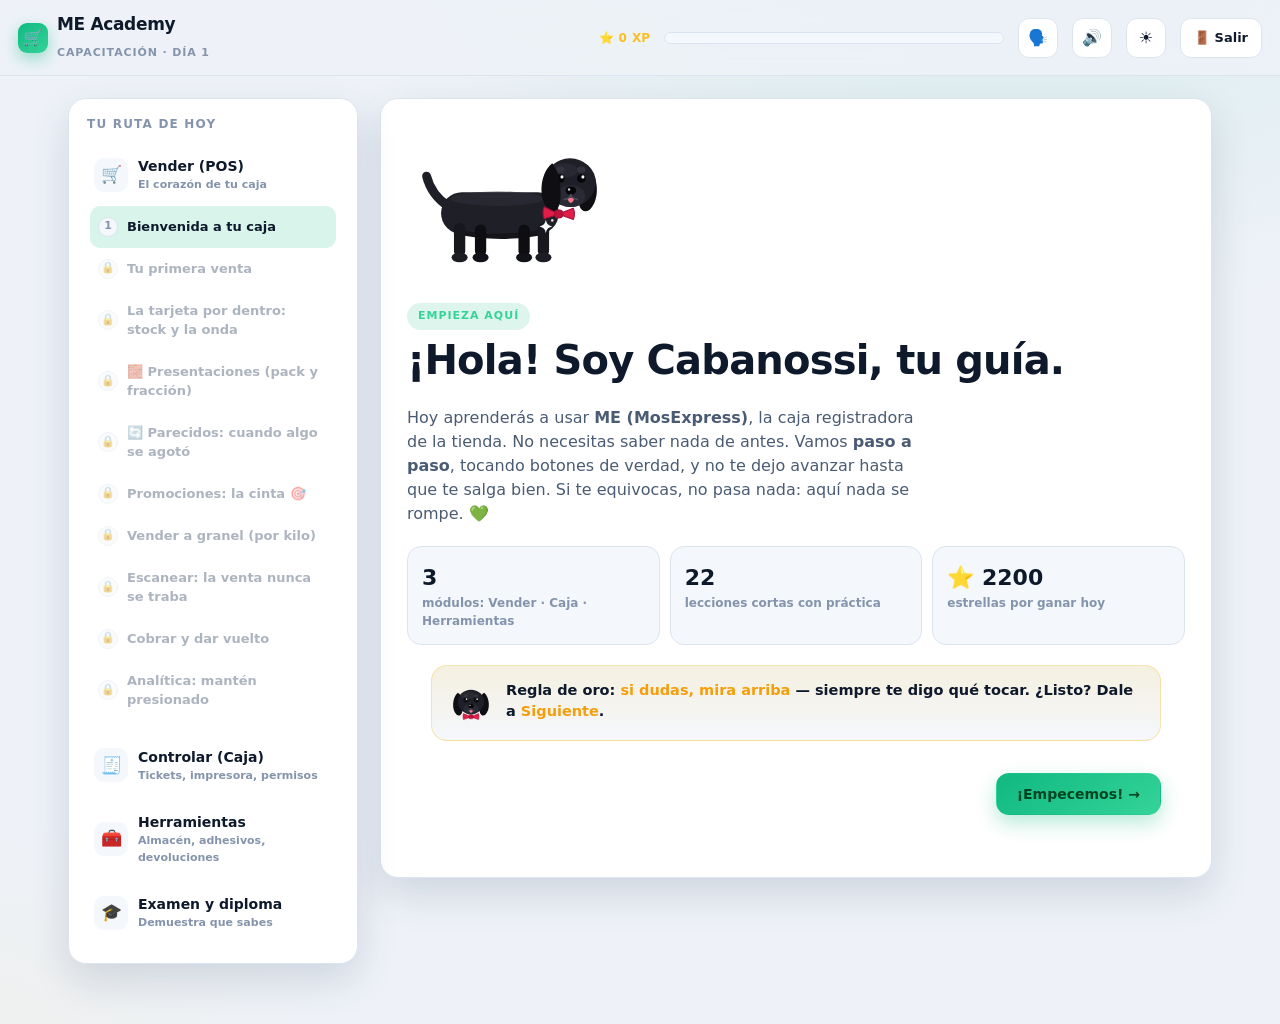
<file: academy.html>
<!DOCTYPE html>
<html lang="es">
<head>
<meta charset="UTF-8">
<!-- [2.8.272] Faltaban el doctype, el charset y el VIEWPORT. Sin viewport el celular
     abría la Academy a ~980px y la escalaba: letra ilegible y desborde horizontal
     (medido: 79-100px de exceso a 390px en Chromium y WebKit). Sin charset, cualquier
     servidor que no mande utf-8 mostraba "guÃ­a" en lugar de "guía". -->
<meta name="viewport" content="width=device-width, initial-scale=1.0, viewport-fit=cover">
<meta name="color-scheme" content="dark light">
<title>ME Academy · Capacitación Día 1</title>
<style>
  :root{
    --bg:#0b1220; --bg2:#0e1526; --surf:#141d31; --surf2:#1b2740; --line:#26324b;
    --ink:#eaf1fb; --ink2:#9fb0c9; --ink3:#65758f;
    --brand:#10b981; --brand2:#34d399; --brandink:#052e22;
    --gold:#fbbf24; --gold2:#f59e0b;
    --rose:#f43f5e; --sky:#38bdf8; --violet:#a78bfa;
    --r:18px; --shadow:0 18px 46px rgba(0,0,0,.45);
    --coach:#fbbf24;
  }
  @media (prefers-color-scheme:light){
    :root{ --bg:#eef2f8; --bg2:#e6ecf5; --surf:#ffffff; --surf2:#f4f7fc; --line:#dce4f0;
      --ink:#0e1a2b; --ink2:#4a5b74; --ink3:#8494ac; --shadow:0 16px 40px rgba(20,40,80,.14); }
  }
  :root[data-theme="dark"]{ --bg:#0b1220; --bg2:#0e1526; --surf:#141d31; --surf2:#1b2740; --line:#26324b;
    --ink:#eaf1fb; --ink2:#9fb0c9; --ink3:#65758f; --shadow:0 18px 46px rgba(0,0,0,.45); }
  :root[data-theme="light"]{ --bg:#eef2f8; --bg2:#e6ecf5; --surf:#ffffff; --surf2:#f4f7fc; --line:#dce4f0;
    --ink:#0e1a2b; --ink2:#4a5b74; --ink3:#8494ac; --shadow:0 16px 40px rgba(20,40,80,.14); }

  *{box-sizing:border-box}
  html,body{margin:0}
  body{
    background:radial-gradient(1200px 700px at 80% -10%, rgba(16,185,129,.10), transparent 60%),
               radial-gradient(900px 600px at -10% 110%, rgba(251,191,36,.07), transparent 55%),
               var(--bg);
    color:var(--ink);
    font-family:'Segoe UI Variable Display','Segoe UI',system-ui,-apple-system,Roboto,sans-serif;
    -webkit-font-smoothing:antialiased; line-height:1.5; min-height:100vh;
  }
  .tnum{font-variant-numeric:tabular-nums}
  button{font-family:inherit}
  h1,h2,h3{margin:0;letter-spacing:-.02em;text-wrap:balance}

  /* ===== APP SHELL ===== */
  .top{position:sticky;top:0;z-index:40;display:flex;align-items:center;gap:14px;padding:12px 18px;
    background:color-mix(in srgb,var(--bg) 82%,transparent);backdrop-filter:blur(12px);border-bottom:1px solid var(--line)}
  .logo{display:flex;align-items:center;gap:9px;font-weight:900;font-size:17px;letter-spacing:-.02em}
  .logo .dot{width:30px;height:30px;border-radius:9px;background:linear-gradient(140deg,var(--brand),var(--brand2));
    display:grid;place-items:center;font-size:16px;box-shadow:0 6px 16px rgba(16,185,129,.4)}
  .logo small{color:var(--ink3);font-weight:700;font-size:11px;letter-spacing:.08em;text-transform:uppercase}
  .xpbar{flex:1;max-width:340px;height:12px;border-radius:99px;background:var(--surf2);overflow:hidden;border:1px solid var(--line)}
  .xpbar > i{display:block;height:100%;width:0;border-radius:99px;background:linear-gradient(90deg,var(--brand),var(--gold));transition:width .6s cubic-bezier(.2,.9,.3,1)}
  .xplbl{font-weight:800;font-size:12px;color:var(--gold);display:flex;align-items:center;gap:5px;white-space:nowrap}
  .top .sp{flex:1}
  .icobtn{border:1px solid var(--line);background:var(--surf);color:var(--ink);min-width:40px;height:40px;border-radius:11px;cursor:pointer;font-size:16px;touch-action:manipulation;-webkit-tap-highlight-color:rgba(0,0,0,0)}
  .icobtn:hover{background:var(--surf2)}
  .icobtn:active{scale:.94;filter:brightness(.9)}
  /* [2.8.272] En móvil angosto la barra superior desbordaba 92px: logo + XP + 4 botones
     no entraban en una línea y nada encogía. Ahora la barra de XP baja a su propia fila
     y el logo se recorta con puntos suspensivos. */
  @media(max-width:560px){
    .top{gap:8px;padding:10px 12px;flex-wrap:wrap}
    .top .sp{display:none}
    .logo{font-size:14px;min-width:0;flex:1 1 auto;overflow:hidden}
    .logo>div{min-width:0;overflow:hidden;text-overflow:ellipsis;white-space:nowrap}
    .logo small{display:none}
    .xplbl{margin-left:auto}
    .xpbar{order:9;flex:1 1 100%;max-width:none}
    .icobtn{flex:0 0 auto;font-size:15px}
  }

  .wrap{display:grid;grid-template-columns:290px 1fr;gap:22px;max-width:1180px;margin:0 auto;padding:22px 18px 60px}
  @media(max-width:860px){ .wrap{grid-template-columns:1fr;gap:14px} .side{order:2} }

  /* ===== SIDEBAR MAP ===== */
  .side{position:sticky;top:74px;align-self:start;background:var(--surf);border:1px solid var(--line);border-radius:var(--r);padding:14px;box-shadow:var(--shadow)}
  @media(max-width:860px){ .side{position:static} }
  .side h3{font-size:12px;letter-spacing:.1em;text-transform:uppercase;color:var(--ink3);margin:2px 4px 12px}
  .mod{margin-bottom:6px;border-radius:14px;overflow:hidden;border:1px solid transparent}
  .mod-h{display:flex;align-items:center;gap:10px;padding:10px 10px;cursor:pointer;border-radius:12px}
  .mod-h:hover{background:var(--surf2)}
  .mod-ico{width:34px;height:34px;border-radius:10px;display:grid;place-items:center;font-size:17px;flex-shrink:0;background:var(--surf2)}
  .mod.on .mod-ico{background:linear-gradient(140deg,var(--brand),var(--brand2))}
  .mod-t{font-weight:800;font-size:14px;flex:1;min-width:0}
  .mod-t small{display:block;color:var(--ink3);font-weight:600;font-size:11px}
  .lessons{padding:2px 6px 8px 6px;display:none}
  .mod.open .lessons{display:block}
  .les{display:flex;align-items:center;gap:9px;padding:11px 8px;min-height:42px;border-radius:10px;cursor:pointer;font-size:13px;font-weight:600;color:var(--ink2);touch-action:manipulation;-webkit-tap-highlight-color:rgba(0,0,0,0)}
  .les:active{scale:.99;filter:brightness(1.15)}
  .les:hover{background:var(--surf2);color:var(--ink)}
  .les.active{background:color-mix(in srgb,var(--brand) 16%,transparent);color:var(--ink)}
  .les .st{width:20px;height:20px;border-radius:99px;display:grid;place-items:center;font-size:11px;flex-shrink:0;
    background:var(--surf2);color:var(--ink3);border:1px solid var(--line)}
  .les.done .st{background:var(--brand);color:#042; border-color:transparent}
  .les.locked{opacity:.45;cursor:not-allowed}
  .les.locked:hover{background:transparent}

  /* ===== STAGE ===== */
  .stage{min-width:0}
  .card{background:var(--surf);border:1px solid var(--line);border-radius:var(--r);box-shadow:var(--shadow);overflow:hidden}
  .lead{padding:22px 24px 4px}
  .eyebrow{display:inline-flex;align-items:center;gap:7px;font-size:11px;font-weight:800;letter-spacing:.09em;text-transform:uppercase;color:var(--brand2);
    background:color-mix(in srgb,var(--brand) 14%,transparent);padding:5px 11px;border-radius:99px}
  .lead h1{font-size:clamp(22px,4.2vw,30px);margin:14px 0 6px;font-weight:900}
  .why{display:flex;gap:10px;align-items:flex-start;background:color-mix(in srgb,var(--gold) 12%,transparent);
    border:1px solid color-mix(in srgb,var(--gold) 30%,transparent);border-radius:14px;padding:11px 14px;margin:10px 24px 0;color:var(--ink)}
  .why b{color:var(--gold2)}
  .body{padding:18px 24px 8px;font-size:15px;color:var(--ink2)}
  .body p{margin:0 0 12px} .body b{color:var(--ink)}
  .steplist{list-style:none;padding:0;margin:8px 0 0;display:grid;gap:8px}
  .steplist li{display:flex;gap:11px;align-items:flex-start;background:var(--surf2);border:1px solid var(--line);border-radius:12px;padding:11px 13px;font-size:14px;color:var(--ink)}
  .steplist .n{width:24px;height:24px;border-radius:8px;background:var(--brand);color:#042;font-weight:900;display:grid;place-items:center;flex-shrink:0;font-size:13px}

  /* ===== COACH ===== */
  .coach{display:flex;gap:12px;align-items:flex-start;margin:16px 24px;padding:14px 16px;border-radius:16px;
    background:linear-gradient(180deg,color-mix(in srgb,var(--gold) 13%,var(--surf2)),var(--surf2));
    border:1px solid color-mix(in srgb,var(--gold) 34%,transparent)}
  .coach .face{font-size:30px;line-height:1;filter:drop-shadow(0 4px 8px rgba(0,0,0,.25))}
  .coach .msg{font-size:14.5px;color:var(--ink);font-weight:600}
  .coach .msg b{color:var(--gold2)}

  /* TIP / ATAJO PRO */
  .tip{display:flex;gap:11px;align-items:flex-start;margin:2px 24px 16px;padding:12px 15px;border-radius:14px;
    background:linear-gradient(100deg,color-mix(in srgb,var(--violet) 16%,var(--surf2)),var(--surf2));
    border:1px solid color-mix(in srgb,var(--violet) 38%,transparent)}
  .tip .ti{font-size:20px;filter:drop-shadow(0 0 6px rgba(167,139,250,.5))}
  .tip div{font-size:14px;color:var(--ink);font-weight:600;line-height:1.5}
  .tip b{color:var(--violet);letter-spacing:.03em}
  .tipspk{border:1px solid var(--line);background:var(--surf);border-radius:9px;cursor:pointer;font-size:13px;min-width:44px;height:36px;padding:0 8px;margin-left:4px;vertical-align:middle;touch-action:manipulation}
  .tipspk:active{scale:.94;filter:brightness(.9)}
  kbd{background:var(--surf);border:1px solid var(--line);border-bottom-width:2px;border-radius:6px;padding:1px 7px;font-weight:800;font-size:12px}

  /* ===== POS SIMULATOR ===== */
  .simwrap{margin:6px 24px 20px;border-radius:18px;overflow:hidden;border:1px solid var(--line);background:#0a1120}
  .sim-top{display:flex;align-items:center;gap:8px;padding:9px 12px;background:#111a2c;border-bottom:1px solid #1f2b44;font-size:12px;color:#8aa0c0;font-weight:700}
  .sim-top .pill{margin-left:auto;background:#0e2a20;color:#4fe0ac;border:1px solid #16543f;border-radius:99px;padding:3px 9px;font-size:11px}
  .sim{display:grid;grid-template-columns:1fr 240px;min-height:360px}
  @media(max-width:620px){ .sim{grid-template-columns:1fr} }
  .grid{padding:12px;display:grid;grid-template-columns:repeat(auto-fill,minmax(112px,1fr));gap:9px;align-content:start;grid-auto-rows:max-content;max-height:460px;overflow:auto}
  /* grid-auto-rows:max-content es obligatorio: con max-height + filas `auto` el
     navegador repartía la altura entre las filas y recortaba la tarjeta (la barra
     🧱/🔄 y la cinta de promo se veían a medias). */
  .prod{position:relative;overflow:hidden;display:flex;flex-direction:column;align-items:stretch;justify-content:flex-start;background:#131f36;border:1px solid #223251;border-radius:14px;padding:10px 9px 12px;cursor:pointer;text-align:left;transition:transform .09s,box-shadow .15s,border-color .15s;color:#eaf1fb}
  .prod:hover{transform:translateY(-2px);box-shadow:0 10px 22px rgba(0,0,0,.35)}
  .prod:hover{border-color:#3a4f78}
  .prod:active{transform:scale(.96)}
  .prod .emo{font-size:26px;display:block;margin-bottom:6px}
  .prod .nm{font-size:11.5px;font-weight:700;line-height:1.2;min-height:28px;display:-webkit-box;-webkit-line-clamp:2;-webkit-box-orient:vertical;overflow:hidden}
  .prod .pr{margin-top:6px;font-weight:900;color:var(--brand2);font-size:15px}
  .prod .sq{position:absolute;right:7px;bottom:9px;width:26px;height:26px;border-radius:8px;background:#20304f;border:1px solid #33456a;color:#cfe0ff;font-size:14px;display:grid;place-items:center;cursor:pointer}
  .prod .sq:hover{background:var(--brand);color:#042;border-color:transparent}
  .prod.hl{outline:3px solid var(--gold);outline-offset:2px;animation:pulse 1.2s infinite}
  .sq.hl{outline:3px solid var(--gold);outline-offset:2px;animation:pulse 1.2s infinite}
  @keyframes pulse{0%,100%{box-shadow:0 0 0 0 rgba(251,191,36,.5)}50%{box-shadow:0 0 0 8px rgba(251,191,36,0)}}

  /* ── tarjeta v2 (réplica de la card real de ME 2.8.272): chip de stock, barra
        [🧱 · 🔄], cinta de promoción y la onda verde/roja al agregar ── */
  .prod .stk{position:absolute;top:7px;right:7px;font-size:9.5px;font-weight:900;border-radius:99px;padding:2px 7px;z-index:3}
  .prod .stk.on{background:#0e2a20;color:#4fe0ac;border:1px solid #16543f}
  .prod .stk.off{background:var(--rose);color:#fff;animation:stkbreath 2.2s ease-in-out infinite}
  @keyframes stkbreath{0%,100%{opacity:1}50%{opacity:.6}}
  .prod.agotado .emo{filter:grayscale(1);opacity:.45}
  .prod.agotado .nm{opacity:.65}
  .pacts{display:flex;gap:6px;margin-top:auto;padding-top:9px}
  .pab{flex:1 1 0;min-width:0;height:30px;border-radius:9px;font-size:11.5px;font-weight:900;display:flex;align-items:center;justify-content:center;gap:4px;cursor:pointer;white-space:nowrap;overflow:hidden}
  .pab.pres{background:#20304f;color:#cfe0ff}
  .pab.pres:hover{background:#2a3d63}
  .pab.alt{background:linear-gradient(135deg,#6366f1,#4f46e5);color:#fff;animation:pulse 1.6s infinite}
  .pab.off{background:#16223a;color:#3f4f6e;cursor:default}
  .pab.hl{outline:3px solid var(--gold);outline-offset:2px;animation:pulse 1.2s infinite}
  .promoband{display:block;margin:9px -9px -12px -9px;flex:0 0 auto;padding:5px 8px;background:linear-gradient(90deg,var(--gold),var(--gold2));color:#3b2600;font-size:9.5px;font-weight:900;text-align:center;white-space:nowrap;overflow:hidden;text-overflow:ellipsis}
  .onda{position:absolute;inset:0;pointer-events:none;z-index:2;animation:ondago .8s ease-out forwards}
  .onda.v{background:radial-gradient(circle at center,rgba(16,185,129,.6),transparent 72%)}
  .onda.r{background:radial-gradient(circle at center,rgba(244,63,94,.6),transparent 72%)}
  @keyframes ondago{0%{opacity:.95;transform:scale(.35)}100%{opacity:0;transform:scale(1.25)}}

  .cartp{background:#0d1526;border-left:1px solid #1f2b44;display:flex;flex-direction:column;min-height:360px}
  @media(max-width:620px){ .cartp{border-left:0;border-top:1px solid #1f2b44} }
  .cartp .hd{padding:11px 13px;font-weight:800;font-size:13px;color:#cfe0ff;border-bottom:1px solid #1f2b44;display:flex;align-items:center;gap:7px}
  .cartp .items{flex:1;overflow:auto;padding:8px;display:flex;flex-direction:column;gap:7px}
  .empty{margin:auto;text-align:center;color:#4a5b78;font-size:13px;padding:26px 14px}
  .ci{background:#131f36;border:1px solid #223251;border-radius:11px;padding:8px 10px;display:flex;gap:8px;align-items:center}
  .ci .l{flex:1;min-width:0}
  .ci .nm{font-size:12px;font-weight:700;color:#eaf1fb;line-height:1.15;overflow:hidden;text-overflow:ellipsis;white-space:nowrap}
  .ci .sub{font-size:10.5px;color:#7f93b4}
  .ci .amt{font-weight:900;color:var(--brand2);font-size:13px}
  .ci .x{width:22px;height:22px;border-radius:7px;border:1px solid #33456a;background:#1a2740;color:#c9d6ea;cursor:pointer;font-size:12px}
  .cartp .ft{padding:11px 13px;border-top:1px solid #1f2b44}
  .cartp .tot{display:flex;justify-content:space-between;align-items:baseline;margin-bottom:9px}
  .cartp .tot .k{color:#8aa0c0;font-size:12px;font-weight:700} .cartp .tot .v{font-weight:900;font-size:22px;color:#fff}
  .cobrar{width:100%;padding:13px;border:0;border-radius:13px;background:linear-gradient(140deg,var(--brand),var(--brand2));color:#042;font-weight:900;font-size:15px;cursor:pointer;box-shadow:0 8px 20px rgba(16,185,129,.35)}
  .cobrar:disabled{opacity:.4;cursor:not-allowed;box-shadow:none}
  .cobrar.hl{animation:pulse 1.2s infinite}

  /* CAJA / tickets */
  .chip{border:1px solid #2b3a5a;background:#131f36;color:#cfe0ff;border-radius:99px;padding:6px 14px;font-weight:800;font-size:12.5px;cursor:pointer}
  .chip:hover{background:#1a2740}
  .chip.on{background:linear-gradient(140deg,var(--brand),var(--brand2));color:#042;border-color:transparent}
  .chip.hl{outline:3px solid var(--gold);outline-offset:2px;animation:pulse 1.2s infinite}
  .tkrow{display:flex;align-items:center;gap:10px;background:#0f1a2e;border:1px solid #223251;border-radius:12px;padding:10px 12px;cursor:pointer;transition:.1s}
  .tkrow:hover{border-color:#3a4f78;transform:translateY(-1px)}
  .tkrow.hl{outline:3px solid var(--gold);outline-offset:2px;animation:pulse 1.2s infinite}
  #prnpill.hl{outline:3px solid var(--gold);outline-offset:2px;animation:pulse 1.2s infinite}

  /* ===== MINI COACH BUBBLE over sim ===== */
  .mission{display:flex;align-items:center;gap:10px;margin:0 24px 6px;padding:11px 14px;border-radius:14px;background:color-mix(in srgb,var(--brand) 14%,var(--surf2));border:1px dashed color-mix(in srgb,var(--brand) 45%,transparent)}
  .mission .mk{font-size:22px}
  .mission .mt{flex:1;font-size:14px;font-weight:700;color:var(--ink)}
  .mission .prog{font-size:12px;font-weight:800;color:var(--brand2);white-space:nowrap}

  /* ===== QUIZ ===== */
  .quiz{margin:6px 24px 8px}
  .qq{font-weight:800;font-size:16px;margin-bottom:12px}
  .opts{display:grid;gap:9px}
  .opt{display:flex;gap:11px;align-items:center;text-align:left;padding:13px 15px;border-radius:13px;border:1px solid var(--line);background:var(--surf2);color:var(--ink);cursor:pointer;font-size:14.5px;font-weight:600;transition:.12s}
  .opt:hover{border-color:var(--brand)}
  .opt .k{width:26px;height:26px;border-radius:8px;background:var(--surf);border:1px solid var(--line);display:grid;place-items:center;font-weight:800;flex-shrink:0}
  .opt.good{border-color:var(--brand);background:color-mix(in srgb,var(--brand) 18%,transparent)}
  .opt.good .k{background:var(--brand);color:#042;border-color:transparent}
  .opt.bad{border-color:var(--rose);background:color-mix(in srgb,var(--rose) 14%,transparent);animation:shake .35s}
  @keyframes shake{0%,100%{transform:translateX(0)}25%{transform:translateX(-6px)}75%{transform:translateX(6px)}}

  /* ===== FOOTER NAV ===== */
  .foot{display:flex;align-items:center;gap:12px;padding:16px 24px 22px}
  .foot .sp{flex:1}
  .btn{padding:12px 20px;border-radius:13px;border:1px solid var(--line);background:var(--surf2);color:var(--ink);font-weight:800;font-size:14px;cursor:pointer}
  .btn:hover{background:var(--surf)}
  .btn.primary{background:linear-gradient(140deg,var(--brand),var(--brand2));color:#042;border-color:transparent;box-shadow:0 8px 20px rgba(16,185,129,.3)}
  .btn.primary:disabled{opacity:.4;cursor:not-allowed;box-shadow:none;filter:grayscale(.4)}
  .btn.ghost{background:transparent}

  /* ===== DONE TICK / TOAST ===== */
  .toast{position:fixed;left:50%;bottom:28px;transform:translateX(-50%) translateY(20px);opacity:0;
    background:var(--surf);border:1px solid var(--brand);border-radius:14px;padding:12px 18px;font-weight:800;color:var(--ink);
    box-shadow:var(--shadow);z-index:80;transition:.35s;display:flex;gap:9px;align-items:center;pointer-events:none}
  .toast.show{opacity:1;transform:translateX(-50%) translateY(0)}
  .coin{position:fixed;font-size:22px;z-index:90;pointer-events:none;transition:transform .8s cubic-bezier(.3,.8,.4,1),opacity .8s}

  /* ===== INTRO / DIPLOMA ===== */
  .hero{padding:40px 26px}
  .hero .badge{font-size:60px;margin-bottom:6px}
  .hero h1{font-size:clamp(26px,6vw,40px);font-weight:900}
  .hero p{color:var(--ink2);font-size:16px;max-width:52ch}
  .statgrid{display:grid;grid-template-columns:repeat(3,1fr);gap:10px;margin:20px 0}
  @media(max-width:520px){.statgrid{grid-template-columns:1fr}}
  .stat{background:var(--surf2);border:1px solid var(--line);border-radius:14px;padding:14px}
  .stat .v{font-size:22px;font-weight:900} .stat .k{font-size:12px;color:var(--ink3);font-weight:700}
  .diploma{text-align:center;padding:44px 26px}
  .diploma .seal{font-size:70px}
  .locktip{margin:0 24px 20px;font-size:13px;color:var(--ink3);text-align:center}

  /* ticket que sale de la impresora */
  .ticketout{margin:14px auto 2px;width:150px;background:#fff;color:#111;border-radius:4px;padding:10px 12px;
    box-shadow:0 8px 20px rgba(0,0,0,.4);text-align:center;transform-origin:top;
    animation:printout .9s cubic-bezier(.2,.8,.3,1);font-family:ui-monospace,Menlo,monospace}
  @keyframes printout{0%{transform:scaleY(0);opacity:.2}60%{transform:scaleY(1.04)}100%{transform:scaleY(1);opacity:1}}

  /* ===== FLOW SIM (pantallas guiadas) ===== */
  .fscr{padding:14px;display:flex;flex-direction:column;gap:9px;min-height:220px}
  .fhead{font-weight:800;color:#cfe0ff;font-size:13.5px}
  .fnote{color:#7f93b4;font-size:12px;font-weight:600}
  .fopt{display:flex;gap:11px;align-items:center;width:100%;text-align:left;background:#131f36;border:1px solid #223251;
    border-radius:12px;padding:12px 14px;color:#eaf1fb;font-weight:700;font-size:13.5px;cursor:pointer;transition:.12s}
  .fopt:hover{border-color:#3a4f78;transform:translateY(-1px)}
  .fopt:active{transform:scale(.98)}
  .fopt .fk{font-size:21px;flex-shrink:0}
  .fopt small{display:block;color:#7f93b4;font-weight:600;font-size:11px;margin-top:1px}
  .fopt.bad{border-color:var(--rose);animation:shake .35s}
  .fopt.hl{outline:3px solid var(--gold);outline-offset:2px;animation:pulse 1.2s infinite}
  .fdone{text-align:center;padding:30px 14px;color:#4fe0ac;font-weight:800;font-size:15px;line-height:1.7}

  /* ===== FIDELIDAD ME: pantallas claras (Caja y wizard reales son blancos) ===== */
  .ltwrap{background:#f1f5f9;border-radius:14px;padding:12px;display:flex;flex-direction:column;gap:9px;color:#1e293b}
  .lopt{display:flex;gap:11px;align-items:center;width:100%;text-align:left;background:#fff;border:2px solid #e2e8f0;
    border-radius:14px;padding:12px 14px;color:#1e293b;font-weight:700;font-size:13.5px;cursor:pointer;transition:.12s}
  .lopt:hover{border-color:#94a3b8}
  .lopt:active{transform:scale(.98)}
  .lopt .fk{font-size:21px;flex-shrink:0}
  .lopt small{display:block;color:#64748b;font-weight:600;font-size:11px;margin-top:1px}
  .lopt.bad{border-color:#f43f5e;animation:shake .35s}
  .lopt.hl{outline:3px solid var(--gold);outline-offset:2px;animation:pulse 1.2s infinite}
  .lhead{font-weight:800;color:#334155;font-size:12px;text-transform:uppercase;letter-spacing:.06em}
  .lnote{color:#64748b;font-size:11.5px;font-weight:600}
  .wizhd{background:linear-gradient(150deg,#059669,#0d9488);border-radius:14px 14px 0 0;margin:-12px -12px 2px;padding:14px;text-align:center;color:#fff}
  .wizhd b{font-size:17px;display:block}
  .wizdots{display:flex;justify-content:center;gap:6px;margin-top:8px}
  .wizdots i{width:26px;height:5px;border-radius:99px;background:rgba(255,255,255,.25);display:block}
  .wizdots i.on{background:#fbbf24;box-shadow:0 0 8px rgba(251,191,36,.6)}
  .sil{width:36px;height:36px;border-radius:11px;color:#fff;font-weight:900;display:grid;place-items:center;font-size:15px;flex-shrink:0}
  .metab{border:2px solid #e2e8f0;background:#fff;color:#334155;border-radius:99px;padding:0 14px;min-height:40px;font-weight:800;font-size:12.5px;cursor:pointer;display:inline-flex;align-items:center;gap:6px;touch-action:manipulation}
  .metab:active{scale:.96;filter:brightness(.93)}
  .metab.on{background:#059669;color:#fff;border-color:transparent}
  .metab.hl{outline:3px solid var(--gold);outline-offset:2px;animation:pulse 1.2s infinite}
  .metab .bdg{background:rgba(0,0,0,.08);border-radius:99px;font-size:10px;padding:1px 6px;font-weight:900}
  .metab.on .bdg{background:rgba(255,255,255,.25)}
  .tkcard{display:flex;align-items:center;gap:10px;background:#fff;border:1px solid #e2e8f0;border-radius:14px;padding:11px 13px;cursor:pointer;transition:.1s;width:100%;text-align:left;color:#1e293b}
  .tkcard:hover{border-color:#94a3b8;transform:translateY(-1px)}
  .tkcard.hl{outline:3px solid var(--gold);outline-offset:2px;animation:pulse 1.2s infinite}
  .tkpill{font-size:9.5px;font-weight:900;text-transform:uppercase;letter-spacing:.04em;border-radius:6px;padding:2px 7px}

  /* ===== CABANOSSI (mascota SVG) ===== */
  .cab{display:inline-block;flex-shrink:0;line-height:0}
  .cab svg{width:100%;height:100%;display:block;overflow:visible}
  .cabtail{transform-origin:52px 84px;animation:wag .7s ease-in-out infinite alternate}
  @keyframes wag{from{transform:rotate(-8deg)}to{transform:rotate(16deg)}}
  .cabhero{animation:bob 3.2s ease-in-out infinite}
  @keyframes bob{0%,100%{transform:translateY(0)}50%{transform:translateY(-6px)}}
  .cabeyes{transform-box:fill-box;transform-origin:center;animation:cabblink 4.6s infinite}
  @keyframes cabblink{0%,91%,97%,100%{transform:scaleY(1)}94%{transform:scaleY(.08)}}
  .cabb{animation:cabpop .55s cubic-bezier(.3,1.6,.4,1)}
  @keyframes cabpop{0%{transform:scale(.45) rotate(-16deg)}65%{transform:scale(1.18) rotate(7deg)}100%{transform:scale(1) rotate(0)}}
  .cabcheer{animation:cabjump .8s cubic-bezier(.3,1.4,.4,1) 2}
  @keyframes cabjump{0%,100%{transform:translateY(0) rotate(0)}35%{transform:translateY(-14px) rotate(-8deg)}60%{transform:translateY(0) rotate(4deg)}}

  @media (prefers-reduced-motion:reduce){ *{animation:none!important;transition:none!important} }
</style>
</head>
<body>

<div class="top">
  <div class="logo"><span class="dot">🛒</span><div>ME Academy<br><small>Capacitación · Día 1</small></div></div>
  <div class="sp"></div>
  <div class="xplbl">⭐ <span id="xpn" class="tnum">0</span> XP</div>
  <div class="xpbar"><i id="xpfill"></i></div>
  <button class="icobtn" id="voiceBtn" title="Voz de Cabanossi (leer en voz alta)">🗣️</button>
  <button class="icobtn" id="soundBtn" title="Efectos de sonido">🔊</button>
  <button class="icobtn" id="themeBtn" title="Tema">🌙</button>
  <!-- Salir del simulador y volver a MosExpress: cierra la pestaña si se abrió con window.open;
       si no puede (p.ej. capturada dentro de la PWA), navega al inicio de ME. -->
  <button class="icobtn" id="exitBtn" title="Salir y volver a MosExpress"
    style="width:auto;padding:0 13px;font-size:13px;font-weight:800;gap:6px"
    onclick="(function(){try{window.close();}catch(e){} setTimeout(function(){ if(!window.closed) location.href='index.html'; },250);})()">🚪 Salir</button>
</div>

<div class="wrap">
  <aside class="side" id="side"></aside>
  <main class="stage"><div class="card" id="stage"></div></main>
</div>

<div class="toast" id="toast"></div>

<script>
(function(){
"use strict";
var $=function(s,r){return (r||document).querySelector(s)};

/* ---------- SONIDO (WebAudio, sin archivos externos) ---------- */
var SND={on:true}; try{SND.on=localStorage.getItem('me_ac_snd')!=='0'}catch(e){}
var _ac=null; function ac(){ if(!_ac){try{_ac=new (window.AudioContext||window.webkitAudioContext)()}catch(e){}} if(_ac&&_ac.state==='suspended')_ac.resume(); return _ac; }
function beep(freqs,dur,type,vol){ if(!SND.on)return; var c=ac(); if(!c)return;
  var t=c.currentTime; (freqs.length?freqs:[freqs]).forEach(function(f,i){
    var o=c.createOscillator(),g=c.createGain(); o.type=type||'sine'; o.frequency.value=f;
    var st=t+i*(dur*0.55); o.connect(g); g.connect(c.destination);
    g.gain.setValueAtTime(0.0001,st); g.gain.exponentialRampToValueAtTime(vol||0.16,st+0.01);
    g.gain.exponentialRampToValueAtTime(0.0001,st+dur); o.start(st); o.stop(st+dur+0.02);
  });
}
var SFX={
  tap:function(){beep([660],0.09,'triangle',0.12)},
  add:function(){beep([523,784],0.10,'sine',0.14)},
  coin:function(){beep([784,1046,1318],0.12,'triangle',0.15)},
  ok:function(){beep([659,880,1174],0.16,'sine',0.16)},
  bad:function(){beep([180,120],0.18,'sawtooth',0.10)},
  open:function(){beep([440,620],0.09,'sine',0.11)},
  print:function(){var c=ac();if(!c||!SND.on)return;var o=c.createOscillator(),g=c.createGain();o.type='sawtooth';o.connect(g);g.connect(c.destination);var t=c.currentTime;o.frequency.setValueAtTime(300,t);for(var i=0;i<8;i++){o.frequency.setValueAtTime(300+(i%2?120:0),t+i*0.05);}g.gain.setValueAtTime(0.06,t);g.gain.setValueAtTime(0.0001,t+0.45);o.start(t);o.stop(t+0.46);},
  scan:function(){beep([1200,1600],0.07,'square',0.10)},
  bark:function(){ if(!SND.on)return; var c=ac(); if(!c)return; var t=c.currentTime;
    [0,0.16].forEach(function(off){ var o=c.createOscillator(),g=c.createGain(); o.type='sawtooth';
      o.frequency.setValueAtTime(340,t+off); o.frequency.exponentialRampToValueAtTime(110,t+off+0.11);
      o.connect(g); g.connect(c.destination);
      g.gain.setValueAtTime(0.0001,t+off); g.gain.exponentialRampToValueAtTime(0.18,t+off+0.015);
      g.gain.exponentialRampToValueAtTime(0.0001,t+off+0.12); o.start(t+off); o.stop(t+off+0.14); }); }
};
/* Cabanossi se anima al cambiar de paso y celebra al completar */
function cabBounce(){ var e=document.querySelector('.mission .cab'); if(!e)return;
  e.classList.remove('cabb'); void e.offsetWidth; e.classList.add('cabb'); }
function cabCheer(){ var e=document.querySelector('.mission .cab')||document.querySelector('.coach .cab'); if(!e)return;
  e.classList.remove('cabcheer'); void e.offsetWidth; e.classList.add('cabcheer'); SFX.bark(); }

/* ---------- VOZ (Cabanossi lee en voz alta) ---------- */
var VOZ={on:true}; try{VOZ.on=localStorage.getItem('me_ac_voz')!=='0'}catch(e){}
function stripSpeak(html){ return String(html||'')
  .replace(/<[^>]+>/g,' ')
  .replace(/[\u{1F000}-\u{1FAFF}\u{2600}-\u{27BF}\u{2190}-\u{21FF}\u{2300}-\u{23FF}\u{25A0}-\u{25FF}\u{2B00}-\u{2BFF}\u{2000}-\u{206F}\u{FE0F}\u{20E3}]/gu,' ')
  .replace(/\s+/g,' ').trim(); }
function speak(html){ if(!VOZ.on||!('speechSynthesis'in window))return; var txt=stripSpeak(html); if(!txt)return;
  try{ speechSynthesis.cancel(); var u=new SpeechSynthesisUtterance(txt); u.lang='es-PE'; u.rate=0.98; u.pitch=1.05;
    var vs=speechSynthesis.getVoices(); var es=vs.find(function(v){return /es/i.test(v.lang)}); if(es)u.voice=es;
    speechSynthesis.speak(u); }catch(e){} }
function stopSpeak(){ try{if('speechSynthesis'in window)speechSynthesis.cancel()}catch(e){} }

/* ---------- CABANOSSI: perro salchicha negro (SVG inline) ---------- */
var CAB_FACE='<svg viewBox="0 0 120 122" xmlns="http://www.w3.org/2000/svg" role="img" aria-label="Cabanossi">'
 +'<path d="M25 34 C10 46 8 80 22 92 C32 99 40 88 38 64 C37 48 33 38 25 34Z" fill="#0e0e13"/>'
 +'<path d="M95 34 C110 46 112 80 98 92 C88 99 80 88 82 64 C83 48 87 38 95 34Z" fill="#0e0e13"/>'
 +'<ellipse cx="60" cy="58" rx="35" ry="32" fill="#1f1f27"/>'
 +'<ellipse cx="52" cy="41" rx="19" ry="10" fill="#2d2d38" opacity=".7"/>'
 +'<ellipse cx="46" cy="42" rx="6" ry="4.4" fill="#33333f"/>'
 +'<ellipse cx="74" cy="42" rx="6" ry="4.4" fill="#33333f"/>'
 +'<g class="cabeyes">'
 +'<circle cx="46" cy="53" r="6" fill="#06060a"/><circle cx="48.2" cy="50.8" r="2.1" fill="#fff"/><circle cx="44" cy="55" r="1" fill="#fff" opacity=".5"/>'
 +'<circle cx="74" cy="53" r="6" fill="#06060a"/><circle cx="76.2" cy="50.8" r="2.1" fill="#fff"/><circle cx="72" cy="55" r="1" fill="#fff" opacity=".5"/>'
 +'</g>'
 +'<ellipse cx="60" cy="77" rx="20" ry="15" fill="#2a2a34"/>'
 +'<ellipse cx="60" cy="69" rx="7.2" ry="5.6" fill="#050508"/><circle cx="57.5" cy="67.4" r="1.7" fill="#fff" opacity=".8"/>'
 +'<path d="M60 75 Q59 81 51 82 M60 75 Q61 81 69 82" stroke="#4a4a58" stroke-width="2.4" fill="none" stroke-linecap="round"/>'
 +'<path d="M55 82 Q60 92 65 82 Q63 79.5 60 79.5 Q57 79.5 55 82Z" fill="#f4778c"/>'
 +'<path d="M58 97 L40 89 Q37 96 40 105 L58 99 Z" fill="#e11d48" stroke="#9f1239" stroke-width="1.4" stroke-linejoin="round"/>'
 +'<path d="M62 97 L80 89 Q83 96 80 105 L62 99 Z" fill="#e11d48" stroke="#9f1239" stroke-width="1.4" stroke-linejoin="round"/>'
 +'<rect x="54" y="92" width="12" height="11" rx="4" fill="#be123c" stroke="#9f1239" stroke-width="1.2"/>'
 +'<path d="M60 106 C60.8 110 62 111 66 112 C62 113 60.8 114 60 118 C59.2 114 58 113 54 112 C58 111 59.2 110 60 106 Z" fill="#f8fafc"/>'
 +'</svg>';
var CAB_FULL='<svg viewBox="0 0 260 165" xmlns="http://www.w3.org/2000/svg" role="img" aria-label="Cabanossi, perro salchicha negro">'
 +'<g class="cabtail"><path d="M52 84 Q30 70 24 46" stroke="#1f1f27" stroke-width="11" fill="none" stroke-linecap="round"/></g>'
 +'<rect x="42" y="66" width="146" height="52" rx="26" fill="#1f1f27"/>'
 +'<ellipse cx="112" cy="74" rx="58" ry="9" fill="#2d2d38" opacity=".65"/>'
 +'<path d="M60 112 Q115 124 176 110 L176 118 Q115 130 60 118 Z" fill="#14141a"/>'
 +'<rect x="58" y="104" width="14" height="42" rx="7" fill="#17171e"/>'
 +'<rect x="84" y="106" width="14" height="40" rx="7" fill="#0d0d12"/>'
 +'<rect x="138" y="106" width="14" height="40" rx="7" fill="#0d0d12"/>'
 +'<rect x="162" y="104" width="14" height="42" rx="7" fill="#17171e"/>'
 +'<ellipse cx="65" cy="147" rx="10" ry="6" fill="#1c1c24"/><ellipse cx="91" cy="147" rx="10" ry="6" fill="#12121a"/>'
 +'<ellipse cx="145" cy="147" rx="10" ry="6" fill="#12121a"/><ellipse cx="169" cy="147" rx="10" ry="6" fill="#1c1c24"/>'
 +'<path d="M222 32 C238 44 240 76 226 88 C217 94 210 84 212 62 C213 46 216 38 222 32Z" fill="#0e0e13"/>'
 +'<ellipse cx="202" cy="54" rx="32" ry="30" fill="#1f1f27"/>'
 +'<ellipse cx="195" cy="39" rx="16" ry="9" fill="#2d2d38" opacity=".7"/>'
 +'<ellipse cx="190" cy="38" rx="5.4" ry="4" fill="#33333f"/><ellipse cx="216" cy="38" rx="5.4" ry="4" fill="#33333f"/>'
 +'<g class="cabeyes">'
 +'<circle cx="190" cy="49" r="5.4" fill="#06060a"/><circle cx="192" cy="47" r="1.9" fill="#fff"/>'
 +'<circle cx="216" cy="49" r="5.4" fill="#06060a"/><circle cx="218" cy="47" r="1.9" fill="#fff"/>'
 +'</g>'
 +'<ellipse cx="203" cy="71" rx="18" ry="13.5" fill="#2a2a34"/>'
 +'<ellipse cx="203" cy="64" rx="6.6" ry="5.2" fill="#050508"/><circle cx="200.8" cy="62.6" r="1.5" fill="#fff" opacity=".8"/>'
 +'<path d="M203 69 Q202 74 195 75 M203 69 Q204 74 211 75" stroke="#4a4a58" stroke-width="2.2" fill="none" stroke-linecap="round"/>'
 +'<path d="M199 75 Q203 84 207 75 Q205.6 73 203 73 Q200.4 73 199 75Z" fill="#f4778c"/>'
 +'<path d="M180 30 C164 42 162 76 176 88 C185 94 192 84 190 62 C189 46 186 38 180 30Z" fill="#0e0e13"/>'
 +'<path d="M186 92 L170 84 Q167 91 170 99 L186 94 Z" fill="#e11d48" stroke="#9f1239" stroke-width="1.3" stroke-linejoin="round"/>'
 +'<path d="M190 92 L206 86 Q209 93 206 100 L190 94 Z" fill="#e11d48" stroke="#9f1239" stroke-width="1.3" stroke-linejoin="round"/>'
 +'<rect x="183" y="88" width="10" height="10" rx="3.5" fill="#be123c" stroke="#9f1239" stroke-width="1.1"/>'
 +'<path d="M172 100 C173 105.5 174.6 107 180 108.5 C174.6 110 173 111.5 172 117 C171 111.5 169.4 110 164 108.5 C169.4 107 171 105.5 172 100 Z" fill="#f8fafc"/>'
 +'<circle cx="180" cy="101" r="1.6" fill="#f8fafc" opacity=".85"/>'
 +'</svg>';
function cab(sz){return '<span class="cab" style="width:'+sz+'px;height:'+sz+'px">'+CAB_FACE+'</span>'}
function cabFull(w){return '<span class="cab cabhero" style="width:'+w+'px;height:'+Math.round(w*165/260)+'px">'+CAB_FULL+'</span>'}

/* ---------- emoji por categoría (como el categorizador real de ME) ---------- */
function emo(n){n=(n||'').toLowerCase();
  var K=[[/cerveza|pilsen|cristal/,'🍺'],[/coca|inca kola|gaseosa|kola|pepsi|kero|bebida/,'🥤'],[/agua/,'💧'],
  [/sillao|soya|salsa|ketchup|mayone|ají|aji /,'🥫'],[/sal |sal yodada|azucar|azúcar|impalpable/,'🧂'],
  [/leche|queso|gloria|laive|yogur/,'🥛'],[/pan|panco|bolsa 230/,'🍞'],[/detergente|jabon|lava/,'🧼'],
  [/kiwicha|maiz|maíz|quinua|arroz|harina|avena/,'🌾'],[/chocolate|sublime|galleta/,'🍫'],
  [/sibarita|panquita|condimento|comino/,'🌶️'],[/algarrobina|miel/,'🍯'],[/brillo|elymar|escarcha/,'✨'],
  [/base de|gondola|góndola/,'🧱'],[/aloe/,'🌿']];
  for(var i=0;i<K.length;i++) if(K[i][0].test(n)) return K[i][1];
  return '📦';
}

/* ---------- catálogo real (muestras del catálogo vivo de ME) ---------- */
/* s = stock de TU zona (0 = agotado · null = sin dato, no se pinta chip)
   alt = productos parecidos CON stock (lo que abre el botón 🔄)
   promo = la cinta 🎯 que se ve al pie de la tarjeta */
var CAT=[
  {n:'SIBARITA PANQUITA 31.2GR',p:1.00,s:24,pres:[{t:'Caja x12',f:12,p:11.00}]},
  {n:'KERO ALOE BEBIDA UVA 300ML',p:2.80,s:9,pres:[{t:'Sixpack',f:6,p:16.00}]},
  {n:'GLORIA QUESO PARMESANO 35GR',p:4.60,s:0,alt:[
    {t:'GLORIA QUESO PARMESANO 90GR',p:9.90,s:7},
    {t:'BONLE QUESO PARMESANO 40GR',p:4.90,s:12}]},
  {n:'LAIVE LECHE SIN LACTOSA 1LT',p:5.50,s:6,promo:'Lleva 3 por S/ 15.00',pres:[{t:'Caja x6',f:6,p:31.00}]},
  {n:'NORSAL SAL YODADA MESA',p:1.00,s:40},
  {n:'ALACENA KETCHUP 100GR',p:3.00,s:12},
  {n:'WMY PANCO BLANCO 230GR',p:6.00,s:0},
  {n:'SAN YAN SILLAO OSCURO 1.79LT',p:16.00,s:3},
  {n:'PATITO DETERGENTE 4KG',p:30.00,s:5},
  {n:'AZÚCAR IMPALPABLE',p:10.50,s:7.5,granel:true},
  {n:'KIWICHA REAL',p:12.00,s:9.25,granel:true},
  {n:'AGROIND. ALGARROBINA 500ML',p:5.00,s:15,promo:'-15% Dcto desde 6 u.'}
];

/* ---------- estado ---------- */
var ST={xp:0,done:{}};
try{var raw=localStorage.getItem('me_academy_v1'); if(raw) ST=JSON.parse(raw);}catch(e){}
function save(){try{localStorage.setItem('me_academy_v1',JSON.stringify(ST))}catch(e){}}

/* ---------- CURSO ---------- */
var COURSE=[
 {id:'pos',ico:'🛒',t:'Vender (POS)',sub:'El corazón de tu caja',les:[
   {id:'pos-intro',t:'Bienvenida a tu caja',kind:'intro'},
   {id:'pos-venta',t:'Tu primera venta',kind:'sim'},
   {id:'pos-card',t:'La tarjeta por dentro: stock y la onda',kind:'sim'},
   {id:'pos-pres',t:'🧱 Presentaciones (pack y fracción)',kind:'sim'},
   {id:'pos-agotado',t:'🔄 Parecidos: cuando algo se agotó',kind:'sim'},
   {id:'pos-promo',t:'Promociones: la cinta 🎯',kind:'sim'},
   {id:'pos-granel',t:'Vender a granel (por kilo)',kind:'sim'},
   {id:'pos-scan',t:'Escanear: la venta nunca se traba',kind:'flow'},
   {id:'pos-cobrar',t:'Cobrar y dar vuelto',kind:'sim'},
   {id:'pos-ana',t:'Analítica: mantén presionado',kind:'sim'},
 ]},
 {id:'caja',ico:'🧾',t:'Controlar (Caja)',sub:'Tickets, impresora, permisos',les:[
   {id:'caja-abrir',t:'Abrir tu turno (el wizard)',kind:'flow'},
   {id:'caja-tickets',t:'Tickets del turno y filtros',kind:'ticket'},
   {id:'caja-reimp',t:'Reimprimir un ticket',kind:'ticket'},
   {id:'caja-imp',t:'Impresora y cambio de impresora',kind:'ticket'},
   {id:'caja-perm',t:'Cobros pendientes y permisos',kind:'flow'},
 ]},
 {id:'tools',ico:'🧰',t:'Herramientas',sub:'Almacén, adhesivos, devoluciones',les:[
   {id:'tools-adh',t:'Membretes: alertas y cola',kind:'flow'},
   {id:'tools-ingreso',t:'Recibir guía (QR + conteo)',kind:'guia'},
   {id:'tools-salida',t:'Salida y traslado a otra tienda',kind:'flow'},
   {id:'tools-dev',t:'Devoluciones al almacén',kind:'flow'},
   {id:'tools-horario',t:'Fuera de horario: pedir permiso',kind:'flow'},
 ]},
 {id:'fin',ico:'🎓',t:'Examen y diploma',sub:'Demuestra que sabes',les:[
   {id:'fin-exam',t:'Examen final',kind:'exam'},
   {id:'fin-dip',t:'Tu diploma',kind:'diploma'},
 ]},
];
var FLAT=[]; COURSE.forEach(function(m){m.les.forEach(function(l){l.mod=m;FLAT.push(l)})});
function idx(id){for(var i=0;i<FLAT.length;i++) if(FLAT[i].id===id) return i; return 0}
function isDone(id){return !!ST.done[id]}
/* Candado secuencial. La lección YA APROBADA nunca se vuelve a cerrar: al agregar
   lecciones nuevas a mitad del curso, el alumno de siempre conserva el acceso a todo
   lo que ya ganó (su progreso vive por id en me_academy_v1, no por posición). */
function unlocked(i){ if(i===0) return true; if(isDone(FLAT[i].id)) return true; return isDone(FLAT[i-1].id); }
var current=null;
for(var i=0;i<FLAT.length;i++){ if(!isDone(FLAT[i].id)){current=FLAT[i].id;break} }
if(!current) current=FLAT[0].id;

/* ---------- XP / progreso ---------- */
var TOTAL_XP=FLAT.length*100;
function renderXP(){ $('#xpn').textContent=ST.xp; $('#xpfill').style.width=Math.min(100,(ST.xp/TOTAL_XP)*100)+'%'; }
function award(id,amt){ if(!isDone(id)){ST.done[id]=1; ST.xp+=(amt||100); save(); renderXP(); flyCoins(); SFX.coin();} }

function flyCoins(){
  for(var i=0;i<8;i++){(function(k){
    var c=document.createElement('div');c.className='coin';c.textContent='⭐';
    c.style.left=(40+Math.random()*20)+'%';c.style.top='55%';document.body.appendChild(c);
    requestAnimationFrame(function(){
      c.style.transform='translate('+(Math.random()*260-130)+'px,-'+(180+Math.random()*160)+'px) rotate('+(Math.random()*360)+'deg)';
      c.style.opacity='0';
    });
    setTimeout(function(){c.remove()},900);
  })(i)}
}
function toast(msg){var t=$('#toast');t.innerHTML=msg;t.classList.add('show');clearTimeout(t._t);t._t=setTimeout(function(){t.classList.remove('show')},2200)}

/* ---------- SIDEBAR ---------- */
function renderSide(){
  var cur=FLAT[idx(current)];
  var html='<h3>Tu ruta de hoy</h3>';
  COURSE.forEach(function(m){
    var opened=(m.id===cur.mod.id)?'open':'';
    var allDone=m.les.every(function(l){return isDone(l.id)});
    html+='<div class="mod '+(allDone?'on':'')+' '+opened+'" data-mod="'+m.id+'">'
      +'<div class="mod-h" data-toggle="'+m.id+'"><div class="mod-ico">'+m.ico+'</div>'
      +'<div class="mod-t">'+m.t+'<small>'+m.sub+'</small></div>'
      +'<div>'+(allDone?'✅':'')+'</div></div><div class="lessons">';
    m.les.forEach(function(l){
      var li=idx(l.id),lock=!unlocked(li),d=isDone(l.id),act=(l.id===current);
      html+='<div class="les '+(d?'done':'')+' '+(lock?'locked':'')+' '+(act?'active':'')+'" data-go="'+(lock?'':l.id)+'">'
        +'<span class="st">'+(d?'✓':(lock?'🔒':(li+1)))+'</span><span>'+l.t+'</span></div>';
    });
    html+='</div></div>';
  });
  $('#side').innerHTML=html;
  Array.prototype.forEach.call(document.querySelectorAll('[data-go]'),function(el){
    el.addEventListener('click',function(){var g=el.getAttribute('data-go'); if(g){current=g;renderAll()}});
  });
  Array.prototype.forEach.call(document.querySelectorAll('[data-toggle]'),function(el){
    el.addEventListener('click',function(e){ if(e.target.closest('[data-go]'))return;
      var m=$('.mod[data-mod="'+el.getAttribute('data-toggle')+'"]'); m.classList.toggle('open'); });
  });
}

/* ---------- NAV footer ---------- */
function footNav(){
  var i=idx(current), canNext=isDone(current), last=(i===FLAT.length-1);
  return '<div class="foot">'
    +(i>0?'<button class="btn ghost" data-nav="prev">← Atrás</button>':'')
    +'<div class="sp"></div>'
    +(!last?'<button class="btn primary" data-nav="next" '+(canNext?'':'disabled')+'>'+(canNext?'Siguiente →':'Completa el paso para seguir')+'</button>'
           :'<button class="btn primary" data-nav="next" '+(canNext?'':'disabled')+'>Terminar 🎉</button>')
    +'</div>';
}
function bindFoot(){
  Array.prototype.forEach.call(document.querySelectorAll('[data-nav]'),function(el){
    el.addEventListener('click',function(){
      var i=idx(current),d=el.getAttribute('data-nav');
      // [fix] la bienvenida (intro) se marca completa al pasar de largo → deja de contar como "falta 1"
      if(d==='next' && FLAT[i].kind==='intro') award(FLAT[i].id,100);
      if(d==='prev'&&i>0) current=FLAT[i-1].id;
      if(d==='next'&&i<FLAT.length-1) current=FLAT[i+1].id;
      if(d==='next'&&i===FLAT.length-1) current=FLAT[i].id;
      stopSpeak();
      window.scrollTo({top:0,behavior:'smooth'}); renderAll();
    });
  });
}

/* ---------- RENDER LESSON ---------- */
function renderStage(){
  var l=FLAT[idx(current)];
  if(l.kind==='intro') return renderIntro(l);
  if(l.kind==='diploma') return renderDiploma(l);
  if(l.kind==='sim') return renderSim(l);
  if(l.kind==='ticket') return renderTicket(l);
  if(l.kind==='guia') return renderGuia(l);
  if(l.kind==='flow') return renderFlow(l);
  if(l.kind==='exam') return renderExam(l);
  return renderIntro(l);
}
function renderAll(){ save(); renderSide(); $('#stage').innerHTML=renderStage(); afterRender(); bindFoot(); renderXP(); }

/* ---------- INTRO ---------- */
function renderIntro(l){
  return '<div class="hero">'
    +'<div class="badge">'+cabFull(210)+'</div>'
    +'<div class="eyebrow">Empieza aquí</div>'
    +'<h1>¡Hola! Soy Cabanossi, tu guía.</h1>'
    +'<p>Hoy aprenderás a usar <b>ME (MosExpress)</b>, la caja registradora de la tienda. '
    +'No necesitas saber nada de antes. Vamos <b>paso a paso</b>, tocando botones de verdad, '
    +'y no te dejo avanzar hasta que te salga bien. Si te equivocas, no pasa nada: aquí nada se rompe. 💚</p>'
    +'<div class="statgrid">'
    +'<div class="stat"><div class="v">'+(COURSE.length-1)+'</div><div class="k">módulos: Vender · Caja · Herramientas</div></div>'
    +'<div class="stat"><div class="v">'+FLAT.length+'</div><div class="k">lecciones cortas con práctica</div></div>'
    +'<div class="stat"><div class="v">⭐ '+TOTAL_XP+'</div><div class="k">estrellas por ganar hoy</div></div>'
    +'</div>'
    +'<div class="coach">'+cab(46)+'<div class="msg">Regla de oro: <b>si dudas, mira arriba</b> — siempre te digo qué tocar. ¿Listo? Dale a <b>Siguiente</b>.</div></div>'
    +footNav().replace('Completa el paso para seguir','¡Empecemos! →').replace('disabled','')
    +'</div>';
}

/* ---------- SIM LESSONS ---------- */
var sim={cart:[],mission:null,step:0};
function money(v){return 'S/ '+(Math.round((v+1e-9)*100)/100).toFixed(2)}
function cartTotal(){var t=0;sim.cart.forEach(function(c){t+=c.amt});return Math.round(t*100)/100}

/* ---------- TIPS / ATAJOS REALES de ME ---------- */
var TIPS={
 'pos-venta':'La <b>pistola de código</b> escanea y agrega el producto <b>solo</b> — ni toques la pantalla. Y aunque la pantalla esté en descanso, al escanear lo agrega igual.',
 'pos-card':'El número del chip verde es el stock de <b>TU zona</b>, no el del almacén. Si dice <b>Sin stock</b> igual puedes vender: ME te avisa, no te bloquea.',
 'pos-pres':'El botón <b>🧱</b> abre presentaciones; tocar el resto de la tarjeta agrega <b>1 unidad</b> directo. No los confundas.',
 'pos-agotado':'El botón <b>🔄</b> solo late (morado) cuando de verdad hay un parecido <b>con stock</b>. Si está apagado, no hay nada que ofrecer — avisa al almacén.',
 'pos-promo':'Tú no descuentas nada a mano: la promo se aplica <b>sola</b> en el carrito al llegar a la cantidad. Si el total no baja, es que aún falta una unidad.',
 'pos-scan':'La venta NUNCA se traba por el escáner ni por la señal. Lo único que sí bloquea es un producto <b>⛔ sin precio</b>: eso lo arregla el admin en MOS.',
 'pos-granel':'Pesa <b>primero</b> en la balanza y recién teclea los gramos — ME hace la multiplicación, tú no calculas nada.',
 'pos-cobrar':'En PC: <kbd>barra espaciadora</kbd> = <b>COBRAR</b>, y otra vez <kbd>espacio</kbd> = <b>CONFIRMAR</b>. <kbd>Esc</kbd> cierra cualquier ventana. ¡Cobras sin soltar la mano!',
 'pos-ana':'En PC es más rápido aún: <b>click derecho</b> sobre el producto abre su analítica al toque. En celular basta con <b>medio segundo</b> de presión.',
 'caja-tickets':'Atajo: la tecla <kbd>/</kbd> te lleva al POS al instante desde donde estés.',
 'caja-reimp':'Hay un botón para <b>reimprimir el último ticket</b> sin buscarlo en la lista.',
 'caja-imp':'El puntito del chip 🖨 se actualiza solo: <b style="color:var(--brand2)">🟢</b> = online, <b style="color:var(--rose)">🔴</b> = apagada. Solo puedes cambiar a impresoras de TU zona, y el cambio pide clave de admin.',
 'tools-adh':'Los membretes <b>NO salen de tu impresora</b>: se imprimen en la etiquetadora del ALMACÉN y te los mandan. Tú solo pegas y marcas “Pegada”.',
 'tools-ingreso':'La cámara queda <b>abierta en continuo</b>: escanea producto tras producto y la lista crece sola. ME no te muestra lo esperado — cuenta lo que DE VERDAD llegó.',
 'tools-horario':'Nunca intentes <kbd>F5</kbd> para saltar el bloqueo (ya no funciona). Pide la hora extra: es más rápido y queda registrado.'
};
function tipHtml(id){ var t=TIPS[id]; if(!t)return '';
  return '<div class="tip"><span class="ti">⚡</span><div><b>ATAJO PRO</b> · '+t+' <button class="tipspk" data-tip="'+id+'" title="Escuchar">🔊</button></div></div>'; }

function renderSim(l){
  var cfg=SIMS[l.id];
  return '<div class="lead"><div class="eyebrow">🛒 Vender · POS</div><h1>'+l.t+'</h1></div>'
    +'<div class="why"><span>💡</span><div><b>¿Por qué importa?</b> '+cfg.why+'</div></div>'
    +'<div class="body">'+cfg.body+'</div>'
    + tipHtml(l.id)
    +'<div class="mission" id="mission">'+cab(30)+'<span class="mt" id="mt">…</span><span class="prog" id="mp"></span></div>'
    +'<div class="simwrap"><div class="sim-top">📟 ME · Punto de venta<span class="pill">● En línea</span></div>'
    +'<div class="sim"><div class="grid" id="grid"></div>'
    +'<div class="cartp"><div class="hd">🛒 Carrito</div><div class="items" id="items"></div>'
    +'<div class="ft"><div class="tot"><span class="k">TOTAL</span><span class="v tnum" id="tot">S/ 0.00</span></div>'
    +'<button class="cobrar" id="cobrar" disabled>COBRAR</button></div></div></div></div>'
    +footNav();
}

/* mission engine: steps=[{text, event, match(payload)}] */
function startMission(steps){ sim.mission=steps; sim.step=0; paintMission(); }
function paintMission(){
  var m=sim.mission; if(!m) return;
  var mt=$('#mt'),mp=$('#mp');
  if(sim.step>=m.length){ if(mt){mt.innerHTML='✅ ¡Misión cumplida! Ganaste ⭐. Dale a <b>Siguiente</b>.';} if(mp)mp.textContent=''; clearHL(); return; }
  if(mt) mt.innerHTML=m[sim.step].text;
  if(mp) mp.textContent=(sim.step+1)+' / '+m.length;
  applyHL(m[sim.step].hl);
  cabBounce();
  speak(m[sim.step].text);   // Cabanossi dice en voz alta qué hacer
}
function emit(event,payload){
  var m=sim.mission; if(!m||sim.step>=m.length) return;
  var s=m[sim.step];
  if(s.event===event && (!s.match||s.match(payload))){
    sim.step++; paintMission();
    // el último paso suele ser una celebración con event:'never' → completa la misión al llegar
    if(sim.step>=m.length || (m[sim.step] && m[sim.step].event==='never')){ completeSim(); }
  }
}
function completeSim(){ var l=FLAT[idx(current)]; award(l.id,100); toast('⭐ +100 XP · ¡'+l.t+' logrado!'); cabCheer(); renderSide();
  var b=document.querySelector('[data-nav="next"]'); if(b){b.disabled=false;b.textContent=(idx(current)===FLAT.length-1?'Terminar 🎉':'Siguiente →')} }

function clearHL(){Array.prototype.forEach.call(document.querySelectorAll('.hl'),function(e){e.classList.remove('hl')})}
function applyHL(sel){clearHL(); if(!sel)return; var e=typeof sel==='function'?sel():document.querySelector(sel); if(e)e.classList.add('hl');}

function drawGrid(opts){
  opts=opts||{};
  var g=$('#grid'); if(!g)return; g.innerHTML='';
  CAT.forEach(function(p,i){
    var agot=(p.s===0);
    /* DIV y no <button>: el <button> envuelve su contenido en una caja anónima que
       recorta los hijos en bloque — la barra 🧱/🔄 y la cinta de promo salían cortadas. */
    var b=document.createElement('div'); b.className='prod'+(agot?' agotado':''); b.setAttribute('data-i',i);
    b.setAttribute('role','button'); b.setAttribute('tabindex','0');
    var npres=(p.pres&&p.pres.length)||0, hayAlt=!!(p.alt&&p.alt.length);
    var stk=(p.s===null||p.s===undefined)?''
      :(agot?'<span class="stk off">Sin stock</span>'
            :'<span class="stk on">'+p.s+(p.granel?' kg':'')+'</span>');
    var acts=opts.noPres?'':('<span class="pacts">'
      +'<span class="pab '+(npres?'pres':'off')+'" data-pres="'+i+'" title="Presentaciones">🧱'+(npres?'<b>'+npres+'</b>':'')+'</span>'
      +'<span class="pab '+((agot&&hayAlt)?'alt':'off')+'" data-alt="'+i+'" title="Productos parecidos">🔄</span></span>');
    b.innerHTML='<span class="emo">'+emo(p.n)+'</span>'+stk+'<span class="nm">'+p.n+'</span>'
      +'<span class="pr tnum">'+money(p.p)+(p.granel?'/kg':'')+'</span>'+acts
      +(p.promo?'<span class="promoband">🎯 '+p.promo+'</span>':'');
    g.appendChild(b);
  });
  g.addEventListener('click',function(e){
    var sq=e.target.closest('[data-sq],[data-pres]');
    if(sq){ e.stopPropagation(); var ip=+(sq.getAttribute('data-pres')||sq.getAttribute('data-sq'));
      if(CAT[ip].pres&&CAT[ip].pres.length) openPres(ip); return; }
    var al=e.target.closest('[data-alt]');
    if(al){ e.stopPropagation(); var ia=+al.getAttribute('data-alt');
      if(CAT[ia].s===0&&CAT[ia].alt&&CAT[ia].alt.length) openAlt(ia); return; }
    var pb=e.target.closest('.prod'); if(!pb) return;
    var i=+pb.getAttribute('data-i'), p=CAT[i];
    if(p.granel){ openGranel(i); return; }
    // La onda: VERDE si hay stock, ROJA si está agotado — pero la venta sale IGUAL.
    onda(pb, p.s===0);
    addToCart({nm:p.n, sub:'1 unidad', amt:p.p}); emit('add',{i:i});
  });
  // long-press for analítica (en ME real son 550 ms)
  var timer=null,moved=false;
  g.addEventListener('pointerdown',function(e){var pb=e.target.closest('.prod'); if(!pb||e.target.closest('[data-sq],[data-pres],[data-alt]'))return; moved=false;
    timer=setTimeout(function(){ openAna(+pb.getAttribute('data-i')); },550);});
  g.addEventListener('pointermove',function(){moved=true;});
  g.addEventListener('pointerup',function(){clearTimeout(timer)});
  g.addEventListener('pointerleave',function(){clearTimeout(timer)});
  paintCart();
}
function addToCart(line){ line.amt=Math.round(line.amt*100)/100; sim.cart.push(line); paintCart(); SFX.add(); }
/* onda verde/roja al agregar (igual que el ripple de la card real de ME) */
function onda(el,roja){ try{ var s=document.createElement('span'); s.className='onda '+(roja?'r':'v');
  el.appendChild(s); setTimeout(function(){ try{s.remove()}catch(e){} },850); }catch(e){} }
function paintCart(){
  var box=$('#items'); if(!box)return;
  if(!sim.cart.length){ box.innerHTML='<div class="empty">Toca un producto<br>para agregarlo 👆</div>'; }
  else{ box.innerHTML=sim.cart.map(function(c,i){
    return '<div class="ci"><div class="l"><div class="nm">'+c.nm+'</div><div class="sub">'+c.sub+'</div></div>'
      +'<div class="amt tnum">'+money(c.amt)+'</div><button class="x" data-del="'+i+'">✕</button></div>';
  }).join(''); }
  var tot=$('#tot'); if(tot)tot.textContent=money(cartTotal());
  var cb=$('#cobrar'); if(cb)cb.disabled=!sim.cart.length;
  Array.prototype.forEach.call(document.querySelectorAll('[data-del]'),function(el){
    el.addEventListener('click',function(){sim.cart.splice(+el.getAttribute('data-del'),1);paintCart();});
  });
}

/* ---- overlays (pres / granel / cobrar / analítica) built inline in simwrap ---- */
function modal(inner,cls){
  var o=document.createElement('div'); o.className='ov';
  o.style.cssText='position:fixed;inset:0;z-index:70;background:rgba(3,8,18,.72);display:flex;align-items:center;justify-content:center;padding:18px';
  o.innerHTML='<div class="'+(cls||'')+'" style="background:var(--surf);border:1px solid var(--line);border-radius:18px;max-width:420px;width:100%;box-shadow:var(--shadow);overflow:hidden">'+inner+'</div>';
  o.addEventListener('click',function(e){if(e.target===o)o.remove()});
  document.body.appendChild(o); return o;
}
function openPres(i){
  var p=CAT[i]; var rows=[{t:'1 unidad (suelta)',f:1,p:p.p}].concat(p.pres||[]);
  var inner='<div style="padding:16px 18px;border-bottom:1px solid var(--line)"><div style="font-weight:900;font-size:16px">'+emo(p.n)+' '+p.n+'</div>'
    +'<div style="color:var(--ink3);font-size:12.5px;margin-top:2px">Elige en qué presentación se vende</div></div><div style="padding:12px">';
  rows.forEach(function(r,k){ inner+='<button class="opt" data-pk="'+k+'" style="width:100%;margin-bottom:8px"><span class="k">'+(r.f>1?'📦':(r.f<1?'✂️':'1')) +'</span>'
    +'<span style="flex:1"><b>'+r.t+'</b>'+(r.f!==1?'<div style="font-size:11.5px;color:var(--ink3)">'+(r.f>1?('trae '+r.f+' unidades'):('una parte del paquete'))+'</div>':'')+'</span>'
    +'<span class="amt tnum" style="font-weight:900;color:var(--brand2)">'+money(r.p)+'</span></button>'; });
  inner+='</div>';
  var o=modal(inner);
  Array.prototype.forEach.call(o.querySelectorAll('[data-pk]'),function(el){
    el.addEventListener('click',function(){ var r=rows[+el.getAttribute('data-pk')];
      addToCart({nm:p.n, sub:r.t, amt:r.p}); o.remove(); emit('pres',{i:i,f:r.f}); });
  });
}
/* Sheet de PARECIDOS — lo que abre el botón 🔄 de una tarjeta agotada */
function openAlt(i){
  var p=CAT[i], rows=p.alt||[];
  var inner='<div style="padding:16px 18px;border-bottom:1px solid var(--line)"><div style="font-weight:900;font-size:16px">🔄 Parecidos con stock</div>'
    +'<div style="color:var(--ink3);font-size:12.5px;margin-top:2px">En lugar de <b>'+p.n+'</b>, que está agotado</div></div><div style="padding:12px">';
  if(!rows.length){
    inner+='<div class="sheet-vacio" style="text-align:center;padding:22px 10px 10px"><div style="font-size:38px;opacity:.5">🫙</div>'
      +'<div style="font-weight:900;margin-top:8px">Nada parecido con stock</div>'
      +'<div style="color:var(--ink3);font-size:12px;margin-top:5px">Avísale al almacén. La venta del producto agotado igual se puede hacer.</div></div>';
  } else {
    rows.forEach(function(a,k){ inner+='<button class="opt" data-ak="'+k+'" style="width:100%;margin-bottom:8px"><span class="k">🔁</span>'
      +'<span style="flex:1"><b>'+a.t+'</b><div style="font-size:11.5px;color:var(--ink3)">quedan '+a.s+' en tu zona</div></span>'
      +'<span class="amt tnum" style="font-weight:900;color:var(--brand2)">'+money(a.p)+'</span></button>'; });
  }
  inner+='</div>';
  var o=modal(inner);
  Array.prototype.forEach.call(o.querySelectorAll('[data-ak]'),function(el){
    el.addEventListener('click',function(){ var a=rows[+el.getAttribute('data-ak')];
      addToCart({nm:a.t, sub:'parecido sugerido', amt:a.p}); o.remove(); emit('alt',{i:i,k:+el.getAttribute('data-ak')}); });
  });
}
function openGranel(i){
  var p=CAT[i];
  var inner='<div style="padding:16px 18px;border-bottom:1px solid var(--line)"><div style="font-weight:900;font-size:16px">⚖️ '+p.n+'</div>'
    +'<div style="color:var(--ink3);font-size:12.5px">Se vende por peso · '+money(p.p)+' el kilo</div></div>'
    +'<div style="padding:16px"><div style="color:var(--ink2);font-size:13px;margin-bottom:8px">¿Cuántos <b>gramos</b> pesó la balanza?</div>'
    +'<div style="display:flex;gap:8px;flex-wrap:wrap">'
    +['250','500','750','1000'].map(function(g){return '<button class="opt" data-g="'+g+'" style="flex:1;justify-content:center;min-width:70px">'+g+' g</button>'}).join('')
    +'</div><div id="gcalc" style="margin-top:14px;text-align:center;color:var(--ink3);font-size:13px">Elige un peso…</div></div>';
  var o=modal(inner);
  Array.prototype.forEach.call(o.querySelectorAll('[data-g]'),function(el){
    el.addEventListener('click',function(){ var g=+el.getAttribute('data-g'), amt=Math.round(p.p*g/1000*100)/100;
      $('#gcalc',o).innerHTML='<b style="color:var(--brand2);font-size:16px">'+g+' g = '+money(amt)+'</b>';
      setTimeout(function(){ addToCart({nm:p.n,sub:g+' g (granel)',amt:amt}); o.remove(); emit('granel',{i:i,g:g}); },500);
    });
  });
}
function openAna(i){
  var p=CAT[i]; var days=['Lun','Mar','Mié','Jue','Vie','Sáb','Dom'];
  var base=Math.max(2,Math.round(p.p<3?18:6)); var vals=days.map(function(_,k){return Math.max(0,base+Math.round(Math.sin(k)*base*.5)+(k===5?base:0))});
  var mx=Math.max.apply(null,vals);
  var bars=days.map(function(d,k){var h=Math.round(vals[k]/mx*70)+8;
    return '<div style="flex:1;display:flex;flex-direction:column;align-items:center;gap:4px">'
    +'<div style="width:100%;max-width:22px;height:'+h+'px;border-radius:6px 6px 3px 3px;background:linear-gradient(180deg,var(--brand2),var(--brand))"></div>'
    +'<div style="font-size:10px;color:var(--ink3)">'+d+'</div></div>';}).join('');
  var inner='<div style="padding:16px 18px;border-bottom:1px solid var(--line)"><div style="font-weight:900;font-size:16px">📈 '+emo(p.n)+' '+p.n+'</div>'
    +'<div style="color:var(--ink3);font-size:12.5px">Cómo se vendió esta semana en tu zona</div></div>'
    +'<div style="padding:18px"><div style="display:flex;align-items:flex-end;gap:6px;height:96px;margin-bottom:12px">'+bars+'</div>'
    +'<div style="display:flex;gap:8px">'
    +'<div class="stat" style="flex:1"><div class="v tnum" style="color:var(--brand2)">'+vals.reduce(function(a,b){return a+b},0)+'</div><div class="k">vendidos 7 días</div></div>'
    +'<div class="stat" style="flex:1"><div class="v">🔥 Sáb</div><div class="k">tu mejor día</div></div></div>'
    +'<button class="btn primary" id="anaClose" style="width:100%;margin-top:14px">Entendido</button></div>';
  var o=modal(inner); $('#anaClose',o).addEventListener('click',function(){o.remove();emit('ana',{i:i})});
  emit('anaopen',{i:i});
}
function openCobrar(){
  var tot=cartTotal();
  var inner='<div style="padding:16px 18px;border-bottom:1px solid var(--line)"><div style="font-weight:900;font-size:16px">💵 Cobrar</div>'
    +'<div style="color:var(--ink3);font-size:12.5px">Total a cobrar: <b style="color:var(--brand2)">'+money(tot)+'</b></div></div>'
    +'<div style="padding:16px"><div style="color:var(--ink2);font-size:13px;margin-bottom:8px">¿Con cuánto paga el cliente?</div>'
    +'<div style="display:flex;gap:8px;flex-wrap:wrap">'
    +[tot,Math.ceil(tot/10)*10,Math.ceil(tot/50)*50].filter(function(v,k,a){return a.indexOf(v)===k}).map(function(v){
        return '<button class="opt" data-pay="'+v+'" style="flex:1;justify-content:center;min-width:80px">'+money(v)+'</button>'}).join('')
    +'</div><div id="vuelto" style="margin-top:14px;text-align:center;color:var(--ink3);font-size:14px">Elige el pago…</div></div>';
  var o=modal(inner);
  Array.prototype.forEach.call(o.querySelectorAll('[data-pay]'),function(el){
    el.addEventListener('click',function(){ var pay=+el.getAttribute('data-pay'),v=Math.round((pay-tot)*100)/100;
      SFX.print();
      $('#vuelto',o).innerHTML='Vuelto: <b style="color:var(--brand2);font-size:20px">'+money(v)+'</b>'
        +'<div class="ticketout"><div style="font-weight:800;font-size:11px">🧾 MOSEXPRESS</div>'
        +'<div style="font-size:9px;color:#333">Impresora: <b>Caja-01</b></div>'
        +'<div style="font-size:9px;color:#333">TOTAL '+money(tot)+' · Pagó '+money(pay)+'</div>'
        +'<div style="font-size:9px;color:#333">Vuelto '+money(v)+'</div>'
        +'<div style="font-size:8px;color:#999;margin-top:2px">¡Gracias por su compra!</div></div>';
      emit('cobrar',{pay:pay});
      setTimeout(function(){o.remove(); sim.cart=[]; paintCart();},2200);
    });
  });
}

var SIMS={
 'pos-venta':{
   why:'Es lo que harás 200 veces al día: pasar un producto a la boleta. Aquí es un solo toque.',
   body:'<p>La pantalla tiene dos partes: a la <b>izquierda los productos</b> (cada tarjeta es uno) y a la <b>derecha el carrito</b> (lo que le vas a cobrar al cliente).</p><p>Regla simple: <b>tocar una tarjeta = agrega 1 unidad al carrito</b>. Nada más. Al tocarla verás una <b>onda verde</b>: es ME diciéndote “lo tomé”.</p>',
   init:function(){ sim.cart=[]; drawGrid(); startMission([
     {text:'Toca <b>NORSAL SAL YODADA</b> para agregarla.', event:'add', hl:function(){return prodEl('NORSAL')}, match:function(p){return /NORSAL/.test(CAT[p.i].n)}},
     {text:'¡Bien! Ahora agrega la <b>ALGARROBINA</b>.', event:'add', hl:function(){return prodEl('ALGARROBINA')}, match:function(p){return /ALGARROBINA/.test(CAT[p.i].n)}},
     {text:'Ya tienes 2 en el carrito. 🎉 Mira el TOTAL a la derecha.', event:'never'}
   ]); }
 },
 'pos-card':{
   why:'Cada tarjeta te está hablando antes de que la toques: cuánto queda, si hay promoción y si vale la pena ofrecer otra cosa. Leerla bien te ahorra caminatas al almacén.',
   body:'<p>Mira una tarjeta de arriba a abajo:</p>'
     +'<ul class="steplist">'
     +'<li><span class="n">1</span><div><b>Chip de stock</b> (arriba a la derecha). Verde con un número = eso queda <b>en TU zona</b>. Rojo <b>“Sin stock”</b> = tu zona está en cero y la foto se pone gris.</div></li>'
     +'<li><span class="n">2</span><div><b>Nombre y precio</b>. Si dice <b>“/kg”</b> es a granel (eso lo ves más adelante).</div></li>'
     +'<li><span class="n">3</span><div><b>Barra de abajo</b>: el botón <b>🧱</b> con un número son las presentaciones, y el <b>🔄</b> son los productos parecidos.</div></li>'
     +'<li><span class="n">4</span><div><b>Cinta 🎯</b> al pie: ese producto tiene una promoción activa ahora mismo.</div></li>'
     +'</ul>'
     +'<p>Y lo más importante: <b>“Sin stock” NO bloquea la venta</b>. Si el cliente tiene el producto en la mano, véndelo. ME pinta la onda <b>roja</b> en vez de verde para que sepas que ese número quedó en negativo y hay que avisar al almacén — pero la venta entra igual.</p>',
   init:function(){ sim.cart=[]; drawGrid(); startMission([
     {text:'Mira el <b>chip verde</b> de <b>NORSAL SAL YODADA</b>: dice cuánto queda en tu zona. Tócala para agregarla y fíjate en la <b>onda verde</b>.', event:'add', hl:function(){return stkEl('NORSAL')}, match:function(p){return /NORSAL/.test(CAT[p.i].n)}},
     {text:'Ahora toca <b>WMY PANCO BLANCO</b>, que está <b>Sin stock</b> (foto gris, chip rojo). El cliente lo tiene en la mano: véndelo igual.', event:'add', hl:function(){return prodEl('PANCO')}, match:function(p){return /PANCO/.test(CAT[p.i].n)}},
     {text:'¿Viste? La onda salió <b>roja</b> y la venta entró igual. Rojo = “avisa al almacén”, nunca “no vendas”. 🎉', event:'never'}
   ]); }
 },
 'pos-pres':{
   why:'Un mismo producto se puede vender suelto, en pack (más barato por unidad) o en fracción. El cliente elige.',
   body:'<p>Las tarjetas con el botón <b>🧱</b> encendido (y un número al lado) tienen presentaciones. El número te dice <b>cuántas presentaciones extra</b> hay además de la unidad suelta.</p>'
     +'<p>Tócalo para elegir: <b>1 unidad</b>, un <b>pack</b> (📦, trae varias) o una <b>fracción</b> (✂️, una parte). Ojo: <b>🧱 abre el menú, tocar el resto de la tarjeta agrega 1 unidad directo</b>.</p>',
   init:function(){ sim.cart=[]; drawGrid(); startMission([
     {text:'Toca el botón <b>🧱</b> del <b>KERO ALOE</b> (el botón de abajo, no el resto de la tarjeta).', event:'presopen', hl:function(){return sqEl('KERO')}, match:function(p){return /KERO/.test(CAT[p.i].n)}},
     {text:'Elige la presentación <b>📦 Sixpack</b> (6 unidades).', event:'pres', match:function(p){return p.f===6}},
     {text:'¡Perfecto! Vendiste un pack completo. 🎉', event:'never'}
   ]); }
 },
 'pos-agotado':{
   why:'“No hay” es una venta perdida. ME te dice al instante qué otra cosa SÍ tienes en tu zona para ofrecerle al cliente, sin que camines al almacén.',
   body:'<p>Cuando una tarjeta está <b>Sin stock</b>, el botón <b>🔄</b> se pone morado y <b>late</b>. Eso significa una sola cosa: <b>hay algo parecido CON stock en tu zona</b>.</p>'
     +'<p>Si el <b>🔄</b> está apagado (gris), no hay nada que ofrecer — ahí toca avisar al almacén.</p>'
     +'<p>El sheet de parecidos te muestra dos familias: otras <b>presentaciones del mismo producto</b> (otro tamaño, un pack) y los <b>sustitutos</b> que el admin dejó configurados (otra marca equivalente). Cada fila trae el <b>precio</b> y <b>cuánto queda</b>. Tocas una y se va al carrito.</p>'
     +'<p>Y si el cliente insiste en el agotado: <b>véndeselo igual</b>. Parecidos es una ayuda para no perder la venta, no una barrera.</p>',
   init:function(){ sim.cart=[]; drawGrid(); startMission([
     {text:'El cliente pide <b>GLORIA QUESO PARMESANO 35GR</b> y está agotado. Mira su botón <b>🔄</b> morado latiendo — tócalo.', event:'altopen', hl:function(){return altEl('PARMESANO')}, match:function(p){return /PARMESANO/.test(CAT[p.i].n)}},
     {text:'Ofrécele el <b>BONLE QUESO PARMESANO 40GR</b>: mismo precio y quedan 12 en tu zona.', event:'alt', match:function(p){return /BONLE/.test((CAT[p.i].alt[p.k]||{}).t||'')}},
     {text:'¡Venta salvada! 🎉 Ahora fíjate: el <b>WMY PANCO</b> también está agotado, pero su 🔄 está <b>apagado</b> — ahí no hay parecidos y le avisas al almacén.', event:'never'}
   ]); }
 },
 'pos-promo':{
   why:'Las promociones las arma el admin desde MOS. Tú no las calculas ni las tecleas: solo tienes que reconocerlas y dejar que ME haga la cuenta.',
   body:'<p>Un producto en promoción se reconoce por dos señales: la <b>⭐ estrella</b> arriba y la <b>cinta dorada 🎯</b> al pie de la tarjeta, que dice la condición exacta (por ejemplo <i>“Lleva 3 por S/ 15.00”</i> o <i>“-15% Dcto desde 6 u.”</i>).</p>'
     +'<p><b>¿Cómo se cobra una promo?</b> Igual que todo lo demás: agregas las unidades al carrito y listo. Cuando llegas a la cantidad de la cinta, <b>ME baja el precio solo</b> — el total del carrito cambia y en la línea aparece la marca de la promo.</p>'
     +'<p>Nunca descuentes a mano ni cambies el precio: si el total no bajó, es que todavía falta una unidad para cumplir la condición. Léele la cinta al cliente: <i>“llevando una más le sale más barato”</i>. Eso es vender.</p>',
   init:function(){ sim.cart=[]; drawGrid(); startMission([
     {text:'Busca la tarjeta con la <b>cinta 🎯 dorada</b>: <b>LAIVE LECHE SIN LACTOSA</b>, “Lleva 3 por S/ 15.00”. Agrégala.', event:'add', hl:function(){return prodEl('LAIVE')}, match:function(p){return /LAIVE/.test(CAT[p.i].n)}},
     {text:'El cliente lleva 3. Tócala <b>dos veces más</b> hasta completar las 3 unidades.', event:'add', match:function(){var n=0;sim.cart.forEach(function(c){if(/LAIVE/.test(c.nm))n++});return n>=3}},
     {text:'Con 3 en el carrito la promo ya se cumple y ME hace el descuento solo. Tú no tocaste ni un precio. 🎉', event:'never'}
   ]); }
 },
 'pos-granel':{
   why:'El azúcar, la kiwicha, los granos… se venden por peso. La balanza da los gramos y ME calcula el precio.',
   body:'<p>Los productos <b>a granel</b> muestran el precio <b>“/kg”</b>. Al tocarlos te preguntan los <b>gramos</b> (lo que marcó la balanza) y ME hace la cuenta solo.</p>',
   init:function(){ sim.cart=[]; drawGrid(); startMission([
     {text:'Toca <b>KIWICHA REAL</b> (fíjate que dice “/kg”).', event:'granelopen', hl:function(){return prodEl('KIWICHA')}, match:function(p){return /KIWICHA/.test(CAT[p.i].n)}},
     {text:'El cliente pidió <b>500 g</b>. Tócalo y mira cómo calcula el precio.', event:'granel', match:function(p){return p.g===500}},
     {text:'¡Eso! 500 g de S/ 12/kg = S/ 6.00. La balanza manda. 🎉', event:'never'}
   ]); }
 },
 'pos-cobrar':{
   why:'Cobrar bien y dar el vuelto correcto es lo más importante: es la plata de la tienda.',
   body:'<p>Cuando el carrito tiene todo, tocas el botón verde <b>COBRAR</b>. Eliges con cuánto paga el cliente y ME te dice el <b>vuelto exacto</b> e imprime el ticket.</p>',
   init:function(){ sim.cart=[]; drawGrid(); startMission([
     {text:'Agrega cualquier <b>2 productos</b> al carrito.', event:'add', match:function(){return sim.cart.length>=2}},
     {text:'Ahora toca el botón verde <b>COBRAR</b>.', event:'cobrar-open', hl:'#cobrar'},
     {text:'Elige con cuánto paga el cliente y mira el <b>vuelto</b>.', event:'cobrar'},
     {text:'¡Venta cerrada y ticket impreso! Así de fácil. 🎉', event:'never'}
   ]);
   // adjust: first step needs custom counting
   sim.mission[0].match=function(){return sim.cart.length>=2};
   }
 },
 'pos-ana':{
   why:'Antes de pedir mercadería o dudar de un precio, puedes ver cómo se vende un producto en TU zona.',
   body:'<p>Truco pro: <b>mantén presionado</b> un producto (medio segundo basta) y se abre su <b>analítica</b>: cuánto se vendió cada día de la semana en TU zona, el pronóstico del día y cuál fue el mejor día. En PC es <b>click derecho</b>.</p>'
     +'<p>Ojo: presiona sobre la <b>foto o el nombre</b>, no sobre los botones 🧱 / 🔄 de abajo — esos abren sus propias ventanas.</p>',
   init:function(){ sim.cart=[]; drawGrid(); startMission([
     {text:'<b>Mantén presionado</b> el <b>PATITO DETERGENTE</b> (medio segundo).', event:'anaopen', hl:function(){return prodEl('PATITO')}, match:function(p){return /PATITO/.test(CAT[p.i].n)}},
     {text:'Mira su semana y cierra con <b>Entendido</b>.', event:'ana'},
     {text:'¡Ya eres un cajero con datos! 🎉', event:'never'}
   ]); }
 }
};
function prodEl(key){var r=null;Array.prototype.forEach.call(document.querySelectorAll('.prod'),function(e){if(new RegExp(key).test(e.textContent))r=e});return r}
/* sqEl quedó del diseño viejo (el cuadradito ▦). Hoy las presentaciones viven en el
   botón 🧱 de la barra de la tarjeta; se mantiene el nombre para no romper misiones. */
function sqEl(key){var p=prodEl(key);return p?(p.querySelector('[data-pres]')||p.querySelector('.sq')):null}
function altEl(key){var p=prodEl(key);return p?p.querySelector('[data-alt]'):null}
function stkEl(key){var p=prodEl(key);return p?p.querySelector('.stk'):null}

/* hook cobrar button + pres/granel/ana "open" events via delegation after render */
function afterRender(){
  var l=FLAT[idx(current)];
  if(l.kind==='sim'){ var cfg=SIMS[l.id]; if(cfg&&cfg.init) cfg.init();
    var cb=$('#cobrar'); if(cb) cb.addEventListener('click',function(){ if(!sim.cart.length)return; emit('cobrar-open',{}); openCobrar(); });
    if(isDone(l.id)){ var b=document.querySelector('[data-nav="next"]'); if(b){b.disabled=false;} }
  }
  if(l.kind==='ticket'){ var tc=TSIMS[l.id]; if(tc&&tc.init) tc.init(); if(isDone(l.id)){var b2=document.querySelector('[data-nav="next"]');if(b2)b2.disabled=false;} }
  if(l.kind==='guia'){ initGuia(l); if(isDone(l.id)){var b3=document.querySelector('[data-nav="next"]');if(b3)b3.disabled=false;} }
  if(l.kind==='flow'){ initFlow(l); if(isDone(l.id)){var b4=document.querySelector('[data-nav="next"]');if(b4)b4.disabled=false;} }
  if(l.kind==='exam'){ initExam(l); if(isDone(l.id)){var b5=document.querySelector('[data-nav="next"]');if(b5)b5.disabled=false;} }
}
/* wrap openPres/openGranel/openAna to emit *open events */
var _openPres=openPres; openPres=function(i){emit('presopen',{i:i});_openPres(i)};
var _openGranel=openGranel; openGranel=function(i){emit('granelopen',{i:i});_openGranel(i)};
var _openAlt=openAlt; openAlt=function(i){emit('altopen',{i:i});_openAlt(i)};

/* ======================= SIMULADOR CAJA / TICKETS (réplica de la Caja real de ME) ======================= */
var TICKETS=[
 {n:'B001-00045',t:'BOLETA', h:'10:12',m:12.50, e:'Pagado'},
 {n:'NV-00031',  t:'NV',     h:'10:20',m:5.00,  e:'Por cobrar'},
 {n:'B001-00046',t:'BOLETA', h:'10:31',m:28.90, e:'Pagado'},
 {n:'F001-00007',t:'FACTURA',h:'10:44',m:120.00,e:'Pagado'},
 {n:'NV-00032',  t:'NV',     h:'11:02',m:8.00,  e:'Por cobrar'},
 {n:'B001-00047',t:'BOLETA', h:'11:15',m:3.70,  e:'Anulado'}
];
var tsim={filter:'Todas',printerOk:true};
function renderTicket(l){
  var cfg=TSIMS[l.id];
  return '<div class="lead"><div class="eyebrow">🧾 Controlar · Caja</div><h1>'+l.t+'</h1></div>'
    +'<div class="why"><span>💡</span><div><b>¿Por qué importa?</b> '+cfg.why+'</div></div>'
    +'<div class="body">'+cfg.body+'</div>'
    + tipHtml(l.id)
    +'<div class="mission" id="mission">'+cab(30)+'<span class="mt" id="mt">…</span><span class="prog" id="mp"></span></div>'
    +'<div class="simwrap"><div class="sim-top">📟 ME · Caja (tus ventas de hoy)'
    +'<span class="pill" id="prnpill" style="cursor:pointer">🖨 …</span></div>'
    +'<div style="background:#f1f5f9;padding:10px 12px;display:flex;gap:7px;flex-wrap:wrap" id="chips"></div>'
    +'<div id="tklist" style="background:#f1f5f9;padding:2px 12px 12px;display:flex;flex-direction:column;gap:8px;max-height:340px;overflow:auto"></div>'
    +'</div>'
    +footNav();
}
/* pestañas reales de la Caja de ME: Todas · NV · Bol · Fac (con contador) */
var TABDEFS=[['Todas','Todas'],['NV','NV'],['Boletas','Bol'],['Facturas','Fac']];
function tkVisible(t,f){ f=f||tsim.filter;
  if(f==='Todas')return true; if(f==='Boletas')return t.t==='BOLETA';
  if(f==='Facturas')return t.t==='FACTURA'; if(f==='NV')return t.t==='NV'; return true; }
function drawChipsInner(){ var c=$('#chips'); if(!c)return;
  TABDEFS.forEach(function(d){
    var count=TICKETS.filter(function(t){return tkVisible(t,d[0])}).length;
    var b=document.createElement('button'); b.className='metab'+(tsim.filter===d[0]?' on':'');
    b.innerHTML=d[1]+' <span class="bdg tnum">'+count+'</span>'; b.setAttribute('data-f',d[0]);
    c.appendChild(b);
  });
}
function drawChips(){
  var c=$('#chips'); if(!c)return; c.innerHTML=''; drawChipsInner();
  if(!c._b){ c._b=1; c.addEventListener('click',function(e){var b=e.target.closest('[data-f]');if(!b)return;
    tsim.filter=b.getAttribute('data-f'); SFX.tap(); drawChips2(); emit('filter',{f:tsim.filter});}); }
}
function drawChips2(){ var c=$('#chips'); if(!c)return; c.innerHTML=''; drawChipsInner(); drawTickets(); }
function drawPrinter(){ var p=$('#prnpill'); if(!p)return;
  p.innerHTML='🖨 Caja-01 <span style="font-size:13px;color:'+(tsim.printerOk?'#4fe0ac':'#ff7a90')+'">●</span>';
  p.style.borderColor=tsim.printerOk?'#16543f':'#5a2030'; p.style.background=tsim.printerOk?'#0e2a20':'#2a1016'; p.style.color='#cfe0ff';
  p.title='Impresora: Caja-01 · '+(tsim.printerOk?'online':'offline')+' · tap: estado y cambio';
  p.onclick=function(){ emit('printer',{}); openImpresora(); };
}
function drawTickets(){
  var box=$('#tklist'); if(!box)return; box.innerHTML='';
  var vis=TICKETS.filter(function(t){return tkVisible(t)});
  if(!vis.length){ box.innerHTML='<div class="lnote" style="text-align:center;padding:26px 10px;background:#fff;border:2px dashed #e2e8f0;border-radius:14px">Aún no hay ventas de ese tipo hoy.</div>'; return; }
  vis.forEach(function(t){
    var est=t.e==='Pagado'?['#065f46','#d1fae5']:(t.e==='Por cobrar'?['#92400e','#fef3c7']:['#991b1b','#fee2e2']);
    var b=document.createElement('button'); b.className='tkcard'; b.setAttribute('data-n',t.n);
    b.innerHTML='<div style="flex:1;min-width:0">'
      +'<div style="font-weight:800;font-size:14px;'+(t.e==='Anulado'?'text-decoration:line-through;color:#94a3b8':'')+'">'+t.n+'</div>'
      +'<div style="display:flex;gap:5px;margin-top:4px;flex-wrap:wrap">'
      +'<span class="tkpill" style="background:#e2e8f0;color:#475569">'+t.t+'</span>'
      +'<span class="tkpill" style="background:'+est[1]+';color:'+est[0]+'">'+t.e+'</span>'
      +'<span class="tkpill" style="background:transparent;color:#94a3b8">'+t.h+'</span>'
      +'</div></div>'
      +'<div style="font-weight:900;color:#059669;font-size:14.5px" class="tnum">'+money(t.m)+'</div>';
    box.appendChild(b);
  });
  if(!box._b){ box._b=1; box.addEventListener('click',function(e){var r=e.target.closest('[data-n]');if(!r)return; SFX.open(); openTicket(r.getAttribute('data-n'));}); }
}
function openTicket(n){
  var t=TICKETS.filter(function(x){return x.n===n})[0]; if(!t)return;
  var inner='<div style="padding:16px 18px;border-bottom:1px solid var(--line)"><div style="font-weight:900;font-size:16px">🧾 '+t.n+'</div>'
    +'<div style="color:var(--ink3);font-size:12.5px">'+t.t+' · '+t.h+' · '+money(t.m)+' · '+t.e+'</div></div>'
    +'<div style="padding:14px">'
    +'<button class="btn primary" id="reimp" style="width:100%;margin-bottom:8px">🖨 Reimprimir (no cobra de nuevo)</button>'
    +'<div id="reimpres" style="text-align:center;color:var(--ink3);font-size:12.5px;min-height:16px"></div>'
    +'<button class="btn ghost" id="tkclose" style="width:100%;margin-top:6px">Cerrar</button></div>';
  var o=modal(inner);
  $('#tkclose',o).addEventListener('click',function(){o.remove()});
  $('#reimp',o).addEventListener('click',function(){ SFX.print(); emit('reimp',{n:n});
    $('#reimpres',o).innerHTML='<div class="ticketout" style="width:130px"><div style="font-weight:800;font-size:11px">🧾 MOSEXPRESS</div><div style="font-size:9px;color:#333">'+t.n+' (copia)</div><div style="font-size:9px;color:#333">'+money(t.m)+'</div></div>';
    setTimeout(function(){o.remove()},1900);
  });
}
/* réplica del modal real "Cambiar impresora": solo impresoras de TU zona + clave admin */
function openImpresora(){
  var inner='<div style="padding:16px 18px;border-bottom:1px solid var(--line)"><div style="font-weight:900;font-size:16px">🖨 Cambiar impresora</div>'
    +'<div style="color:var(--ink3);font-size:12.5px">Caja-01 · '+(tsim.printerOk?'<b style="color:var(--brand2)">● online</b>':'<b style="color:var(--rose)">● offline</b> (apagada o sin conexión)')+'</div></div>'
    +'<div style="padding:14px">'
    +(tsim.printerOk? '<div style="color:var(--ink2);font-size:13px">Todo bien: la impresora está lista para imprimir tickets.</div>'
      : '<div style="font-size:11px;font-weight:900;letter-spacing:.06em;color:var(--ink3);margin-bottom:8px">IMPRESORAS DE TU ZONA (2)</div>'
        +'<button class="opt" data-imp="Caja-02" style="width:100%;margin-bottom:8px"><span class="k">🖨</span><span style="flex:1"><b>Caja-02</b><div style="font-size:11px;color:var(--ink3)">TIENDA 1 · <span style="color:var(--brand2)">🟢 lista</span></div></span></button>'
        +'<button class="opt" data-imp="Caja-03" style="width:100%"><span class="k">🖨</span><span style="flex:1"><b>Caja-03</b><div style="font-size:11px;color:var(--ink3)">TIENDA 1 · <span style="color:var(--brand2)">🟢 lista</span></div></span></button>'
        +'<div style="color:var(--ink3);font-size:11.5px;margin-top:10px">ℹ Solo se muestran impresoras de <b>TIENDA 1</b>. El cambio pide <b>clave de admin</b> (aquí en el curso te la perdonamos 😉).</div>')
    +'<button class="btn ghost" id="impclose" style="width:100%;margin-top:10px">Cerrar</button></div>';
  var o=modal(inner);
  $('#impclose',o).addEventListener('click',function(){o.remove()});
  Array.prototype.forEach.call(o.querySelectorAll('[data-imp]'),function(el){
    el.addEventListener('click',function(){ tsim.printerOk=true; SFX.ok(); drawPrinter(); o.remove(); emit('changed',{imp:el.getAttribute('data-imp')}); });
  });
}
var TSIMS={
 'caja-tickets':{
   why:'En la pestaña Caja ves TODO lo que vendiste en el turno. Las pestañas de arriba (Todas · NV · Bol · Fac) filtran en un toque.',
   body:'<p>Cada tarjeta es un comprobante: su <b>correlativo</b> (B001-00045), tipo (<b>Bol</b>eta / <b>Fac</b>tura / <b>NV</b> nota de venta), hora, monto y estado. Las pestañas muestran el <b>contador</b> de cada tipo.</p>',
   init:function(){ tsim.filter='Todas'; tsim.printerOk=true; drawChips(); drawPrinter(); drawTickets(); startMission([
     {text:'Toca la pestaña <b>NV</b> para ver solo las Notas de Venta.', event:'filter', hl:function(){return chipEl('NV')}, match:function(p){return p.f==='NV'}},
     {text:'¿Ves? Solo quedaron las 2 NV (una está <b>Por cobrar</b>). Vuelve a <b>Todas</b>.', event:'filter', hl:function(){return chipEl('Todas')}, match:function(p){return p.f==='Todas'}},
     {text:'¡Así de rápido encuentras cualquier venta! 🎉', event:'never'}
   ]); }
 },
 'caja-reimp':{
   why:'Cuando el papel sale mal o el cliente pide otra copia, reimprimes sin volver a cobrar.',
   body:'<p>Tocas el comprobante y eliges <b>🖨 Reimprimir</b>. Sale una copia idéntica y <b>NO se cobra de nuevo</b> (no duplica la venta). Nunca vuelvas a cobrar por un problema de impresión.</p>',
   init:function(){ tsim.filter='Todas'; tsim.printerOk=true; drawChips(); drawPrinter(); drawTickets(); startMission([
     {text:'Toca la boleta <b>B001-00045</b> de la lista.', event:'reimpopen', hl:function(){return tkEl('B001-00045')}, match:function(p){return p.n==='B001-00045'}},
     {text:'Ahora toca <b>🖨 Reimprimir</b>. Mira: sale la copia y no cobra otra vez.', event:'reimp'},
     {text:'¡Listo! Copia entregada sin cobrar doble. 🎉', event:'never'}
   ]); }
 },
 'caja-imp':{
   why:'Si la impresora está apagada no salen tickets. El chip 🖨 con su puntito te lo dice al instante.',
   body:'<p>Arriba está el <b>chip de impresora</b>: 🖨 con un puntito <b style="color:var(--brand2)">🟢 verde</b> (online) o <b style="color:var(--rose)">🔴 rojo</b> (apagada/sin conexión). Hoy amaneció <b>roja</b>. Al tocarla se abre <b>Cambiar impresora</b>: solo verás impresoras de TU zona, y el cambio pide clave de admin.</p>',
   init:function(){ tsim.filter='Todas'; tsim.printerOk=false; drawChips(); drawPrinter(); drawTickets(); startMission([
     {text:'El puntito está <b style="color:#ff7a90">🔴 rojo</b>. Toca el chip <b>🖨 Caja-01</b> arriba a la derecha.', event:'printer', hl:'#prnpill'},
     {text:'Elige <b>Caja-02</b> (misma zona, 🟢 lista) para cambiar.', event:'changed'},
     {text:'¡Puntito verde otra vez! Ya salen tickets. 🎉', event:'never'}
   ]); }
 }
};
function chipEl(f){var r=null;Array.prototype.forEach.call(document.querySelectorAll('#chips [data-f]'),function(e){if(e.getAttribute('data-f')===f)r=e});return r}
function tkEl(n){var r=null;Array.prototype.forEach.call(document.querySelectorAll('#tklist [data-n]'),function(e){if(e.getAttribute('data-n')===n)r=e});return r}
var _openTicket=openTicket; openTicket=function(n){emit('reimpopen',{n:n});_openTicket(n)};

/* ======================= SIMULADOR RECIBIR GUÍA (réplica del flujo real WH→ME: QR → conteo ciego → resultado) ======================= */
var GUIA=[
 {n:'SIBARITA PANQUITA 31.2GR',cod:'7751851',esp:4},
 {n:'GLORIA QUESO PARMESANO 35GR',cod:'7758891',esp:3},
 {n:'ALACENA KETCHUP 100GR',cod:'7785204',esp:2}
];
var gsim={paso:'guia',rec:{},id:''};
function gTotal(){var t=0;Object.keys(gsim.rec).forEach(function(k){t+=gsim.rec[k]});return t}
function gEsperado(){var t=0;GUIA.forEach(function(p){t+=p.esp});return t}
function allScanned(){ return GUIA.every(function(p,i){return (gsim.rec[i]||0)>=p.esp}); }
function renderGuia(l){
  return '<div class="lead"><div class="eyebrow">🧰 Herramientas · Guías · Entrada</div><h1>'+l.t+'</h1></div>'
    +'<div class="why"><span>💡</span><div><b>¿Por qué importa?</b> El almacén te manda mercadería con una guía. Tú la recibes en 2 pasos: escaneas el QR del ticket de la guía y luego cuentas producto por producto. Así el stock cuadra solo.</div></div>'
    +'<div class="body"><p>Igual que en ME real: <b>Paso 1</b> apuntas la cámara al <b>QR del ticket</b> de la guía (o tecleas el código G…). <b>Paso 2</b> escaneas los productos <b>uno tras otro</b> — ME no te muestra cuánto "debería" llegar: tú cuentas lo que <b>de verdad</b> llegó. Al finalizar, ME compara y el admin ve las diferencias en MOS.</p></div>'
    + tipHtml(l.id)
    +'<div class="mission" id="mission">'+cab(30)+'<span class="mt" id="mt">…</span><span class="prog" id="mp"></span></div>'
    +'<div class="simwrap"><div class="sim-top" style="background:#059669;border-color:#047857;color:#fff">📦 Recibir guía · TIENDA 1<span class="pill" id="gpill" style="background:rgba(255,255,255,.18);color:#fff;border-color:transparent">Escanea el código de la guía</span></div>'
    +'<div id="gbox"></div>'
    +'</div>'
    +footNav();
}
function paintGuia(){
  var box=$('#gbox'); if(!box)return;
  var pill=$('#gpill');
  if(gsim.paso==='guia'){
    if(pill)pill.textContent='Escanea el código de la guía';
    box.innerHTML='<div class="fscr">'
      +'<div style="background:rgba(5,150,105,.15);border:1px solid rgba(5,150,105,.45);border-radius:12px;padding:10px 13px;font-size:12px;color:#6ee7b7;font-weight:700">Paso 1 de 2 · Apunta la cámara al <b>QR del ticket</b> de la guía del almacén. También puedes teclear el código (G…). Luego escanearás los productos uno por uno.</div>'
      +'<button class="fopt" data-g="qr" style="justify-content:center;background:#059669;border-color:#047857;font-size:15px;text-transform:uppercase;letter-spacing:.04em">📷&nbsp; Escanear QR de la guía</button>'
      +'<div class="fnote" style="text-align:center">— o ingresa el código a mano —</div>'
      +'<div style="display:flex;gap:8px"><div style="flex:1;background:#131f36;border:1px solid #223251;border-radius:12px;padding:11px 14px;color:#4a5b78;font-family:ui-monospace,monospace;letter-spacing:.15em">Código de la guía (G...)</div><div style="background:#059669;border-radius:12px;color:#fff;font-weight:900;display:grid;place-items:center;padding:0 16px">→</div></div>'
      +'</div>';
  }
  if(gsim.paso==='escaneo'){
    if(pill)pill.textContent='Guía '+gsim.id;
    var rows=GUIA.map(function(p,i){
      var got=gsim.rec[i]||0;
      return '<div style="display:flex;align-items:center;gap:10px;background:#131f36;border:1px solid #223251;border-radius:12px;padding:10px 12px">'
        +'<span style="font-size:21px">'+emo(p.n)+'</span>'
        +'<div style="flex:1;min-width:0"><div style="font-weight:700;font-size:12.5px;color:#eaf1fb">'+p.n+'</div>'
        +'<div style="font-size:11px;color:#7f93b4;font-family:ui-monospace,monospace">'+p.cod+' · contadas: <b style="color:#4fe0ac">'+got+'</b></div></div>'
        +'<button class="btn primary" style="padding:8px 12px" data-scan="'+i+'">📷 Escanear</button>'
        +'</div>';
    }).join('');
    box.innerHTML='<div class="fscr">'
      +'<div style="background:rgba(5,150,105,.15);border:1px solid rgba(5,150,105,.45);border-radius:10px;padding:8px 12px;font-size:11.5px;color:#6ee7b7;font-weight:700;text-align:center">Paso 2 de 2 · Escanea los productos <b>uno tras otro</b>. La cámara queda abierta y la lista crece sola.</div>'
      +'<div style="background:#059669;color:#fff;font-size:10.5px;font-weight:900;text-align:center;border-radius:8px;padding:4px;display:flex;align-items:center;justify-content:center;gap:6px"><span style="width:8px;height:8px;background:#fff;border-radius:99px;animation:pulse 1.2s infinite"></span> ESCANEANDO EN CONTINUO · apunta producto tras producto</div>'
      +rows
      +'<div style="color:#4fe0ac;font-weight:900;text-align:center;font-size:13px" class="tnum">'+Object.keys(gsim.rec).length+' producto(s) · '+gTotal()+' unidades contadas</div>'
      +'<button class="cobrar" id="gclose" '+(gTotal()>0?'':'disabled')+'>✓ Finalizar y registrar ('+Object.keys(gsim.rec).length+')</button>'
      +'</div>';
  }
  if(gsim.paso==='resultado'){
    if(pill)pill.textContent='Guía '+gsim.id+' · registrada';
    box.innerHTML='<div class="fscr">'
      +'<div style="background:rgba(5,150,105,.2);border:1px solid rgba(5,150,105,.55);border-radius:14px;padding:18px;text-align:center">'
      +'<div style="font-size:36px">✅</div><div style="color:#fff;font-weight:900;font-size:16px">Ingreso completo</div>'
      +'<div style="color:#9fb0c9;font-size:11.5px;margin-top:3px">El admin verá las diferencias en MOS.</div></div>'
      +'<div style="display:grid;grid-template-columns:1fr 1fr 1fr;gap:8px;text-align:center">'
      +'<div style="background:#131f36;border-radius:12px;padding:10px"><div class="fnote" style="text-transform:uppercase;font-size:9.5px">Enviado</div><div style="color:#fff;font-weight:900;font-size:17px" class="tnum">'+gEsperado()+'</div></div>'
      +'<div style="background:#131f36;border-radius:12px;padding:10px"><div class="fnote" style="text-transform:uppercase;font-size:9.5px">Contado</div><div style="color:#fff;font-weight:900;font-size:17px" class="tnum">'+gTotal()+'</div></div>'
      +'<div style="background:#131f36;border-radius:12px;padding:10px"><div class="fnote" style="text-transform:uppercase;font-size:9.5px">Líneas dif.</div><div style="color:#4fe0ac;font-weight:900;font-size:17px" class="tnum">0</div></div>'
      +'</div>'
      +'<button class="cobrar" id="glisto">Listo ✓</button>'
      +'</div>';
  }
  bindGuia();
}
function bindGuia(){
  var box=$('#gbox'); if(!box)return;
  if(!box._b){ box._b=1; box.addEventListener('click',function(e){
    var qr=e.target.closest('[data-g="qr"]');
    if(qr){ SFX.scan(); gsim.id='G-8412'; gsim.paso='escaneo'; paintGuia(); emit('gid',{}); return; }
    var b=e.target.closest('[data-scan]');
    if(b){ var i=+b.getAttribute('data-scan');
      var got=gsim.rec[i]||0;
      if(got>=GUIA[i].esp){ SFX.tap(); return; } // ya contaste todo lo que llegó de este
      gsim.rec[i]=got+1; SFX.scan(); paintGuia(); emit('scan',{i:i});
      if(allScanned()) emit('allscanned',{});
      return; }
    var gc=e.target.closest('#gclose');
    if(gc && !gc.disabled){
      if(!allScanned()){ SFX.bad(); var mt=$('#mt'); if(mt)mt.innerHTML='🐾 Aún faltan unidades por contar — son 9 en total. Sigue escaneando.'; return; }
      SFX.ok(); gsim.paso='resultado'; paintGuia(); emit('close',{}); return; }
    var gl=e.target.closest('#glisto');
    if(gl){ SFX.ok(); emit('listo',{}); return; }
  }); }
}
function initGuia(l){ gsim={paso:'guia',rec:{},id:''}; paintGuia(); startMission([
  {text:'El almacén te mandó mercadería. Toca <b>📷 Escanear QR de la guía</b> (está en el ticket que vino con las cajas).', event:'gid', hl:function(){return document.querySelector('#gbox [data-g="qr"]')}},
  {text:'Guía <b>G-8412</b> abierta. Llegaron <b>4 panquitas, 3 quesos y 2 ketchup</b>: escanea cada unidad (9 bips en total). ME no te dice cuánto "debería" llegar — tú cuentas lo real.', event:'allscanned'},
  {text:'¡9 unidades contadas! Toca <b>✓ Finalizar y registrar</b>.', event:'close', hl:function(){return document.querySelector('#gclose')}},
  {text:'✅ Ingreso completo: Enviado 9 = Contado 9, cero diferencias. Toca <b>Listo ✓</b>.', event:'listo', hl:function(){return document.querySelector('#glisto')}},
  {text:'El stock ya entró a tu zona, todo cuadrado. 🎉', event:'never'}
]); }

/* ======================= SIMULADOR DE FLUJOS (pantallas guiadas paso a paso) ======================= */
function fopt(act,ico,t,sub){return '<button class="fopt" data-act="'+act+'"><span class="fk">'+ico+'</span><span style="flex:1;min-width:0"><b>'+t+'</b>'+(sub?'<small>'+sub+'</small>':'')+'</span></button>'}
function fhead(t,sub){return '<div class="fhead">'+t+(sub?' <span class="fnote">· '+sub+'</span>':'')+'</div>'}

var FLOWS={
 'pos-scan':{
  top:'🔫 ME · Escaneando en caja',
  why:'La caja no se puede parar. ME está hecho para que ni el escáner, ni la señal, ni el stock en cero te dejen con el cliente esperando. Hay UNA sola cosa que sí frena la venta, y no la arreglas tú.',
  body:'<p>Con la <b>pistola de código</b> apuntas y disparas: el producto entra al carrito <b>solo</b>, sin tocar la pantalla. Funciona incluso con la pantalla en descanso.</p>'
    +'<p>¿Y si algo falla? Casi nada te detiene:</p>'
    +'<ul class="steplist">'
    +'<li><span class="n">1</span><div><b>El código no está en el catálogo</b> → ME te avisa y lo buscas por nombre en el buscador. La venta sigue.</div></li>'
    +'<li><span class="n">2</span><div><b>Se cayó el internet</b> → arriba sale la barra ámbar “SIN CONEXIÓN”. <b>Sigue vendiendo</b>: la venta queda EN COLA y sube sola cuando vuelve la señal.</div></li>'
    +'<li><span class="n">3</span><div><b>El producto dice “Sin stock”</b> → onda roja y a cobrar igual.</div></li>'
    +'<li><span class="n">4</span><div><b>El producto dice ⛔ Sin precio</b> → <b>ESTO SÍ bloquea</b>. Es un producto aprobado al que nadie le puso precio. No inventes un precio: avisa al admin, lo pone en MOS y en un minuto se destraba solo.</div></li>'
    +'</ul>',
  done:'🔫 Nada te detiene<br><span class="fnote">Solo el ⛔ Sin precio bloquea, y ese lo arregla el admin. Todo lo demás: sigue vendiendo.</span>',
  steps:[
   {ok:'seguir',say:'Estás cobrando y de golpe se cae el internet 📴. Sale la barra ámbar. ¿Qué haces?',
    screen:'<div class="fnote" style="text-align:center;margin-bottom:6px">⚠ SIN CONEXIÓN · la venta queda EN COLA y sube sola</div>'
      +fhead('El cliente está esperando')
      +fopt('seguir','✅','Sigo cobrando normal','la venta se guarda y sube sola al volver la señal')
      +fopt('x1','✋','Le digo que espere a que vuelva el internet','...y que se le derrita el helado')
      +fopt('x2','📝','Lo anoto en un papel y después lo tecleo','así se pierden las ventas'),
    no:'No. Sin conexión ME <b>igual vende</b>: la venta entra EN COLA y sube sola. Nunca pares la caja por la señal.'},
   {ok:'vender',say:'Vuelve la señal ✅. Ahora escaneas un producto y su tarjeta dice <b>Sin stock</b>, pero el cliente lo tiene en la mano.',
    screen:fhead('Chip rojo: Sin stock')
      +fopt('vender','🛒','Se lo vendo igual y aviso al almacén','la onda sale roja, la venta entra')
      +fopt('x1','🚫','Le digo que no puedo venderlo','no existe en ME ese bloqueo')
      +fopt('x2','🔧','Le sumo stock a mano al producto','tú no tocas el stock desde la caja'),
    no:'“Sin stock” es un <b>aviso</b>, no un candado. Se vende igual y le avisas al almacén para que cuadre.'},
   {ok:'admin',say:'Último: escaneas y aparece el sello <b>⛔ Sin precio</b>. ME no te deja agregarlo.',
    screen:fhead('⛔ Sin precio de venta','único caso que SÍ bloquea')
      +fopt('admin','📣','Aviso al admin para que le ponga precio en MOS','se destraba solo en ~1 minuto')
      +fopt('x1','💭','Le pongo el precio que yo creo','jamás: es plata de la tienda')
      +fopt('x2','🎁','Se lo regalo para salir del paso','tampoco'),
    no:'Nunca inventes un precio. El admin lo carga en MOS Catálogo y el catálogo de tu caja se refresca solo.'}
  ]
 },
 'caja-abrir':{
  top:'🔑 ME · Inicio de sesión (wizard)',
  why:'Sin abrir tu turno no puedes vender. El wizard de ME te pregunta 3 cosas: quién eres, en qué tienda entras y con cuánto sencillo arrancas.',
  body:'<p>Al abrir ME aparece el <b>wizard</b> (el mismo que verás cada mañana): eliges o tipeas tu nombre, tocas tu tienda, te sumas como <b>👑 cajero</b> (si abres la caja) o <b>🛍 vendedor</b> (si ya hay cajero), y registras el <b>monto inicial</b>. Ahí mismo ves si la impresora está 🟢 lista.</p>',
  done:'🔓 Turno ABIERTO · TIENDA 1 · Caja-01<br><span class="fnote">Quedaste como 👑 cajero con S/ 50.00 de apertura. Al cierre debe cuadrar contra este monto.</span>',
  steps:[
   {ok:'nombre',say:'¡Buenos días! ☀️ El wizard pregunta <b>¿Quién entra?</b>. Los de siempre tocan su carita; tú eres nuevo: toca <b>✏ Tipea tu nombre completo</b>.',
    screen:'<div class="ltwrap"><div class="wizhd"><span style="opacity:.8;font-size:12px;font-weight:600">¡Buenos días!</span><b>Abrir mi turno</b><div class="wizdots"><i class="on"></i><i></i><i></i></div></div>'
      +'<div class="lhead">¿Quién entra?</div>'
      +'<div style="display:flex;gap:8px">'
      +'<button class="lopt" data-act="x1" style="flex-direction:column;text-align:center;gap:5px;flex:1"><span class="sil" style="background:#f472b6">R</span><b style="font-size:12px">Rosa</b><small>vendedora</small></button>'
      +'<button class="lopt" data-act="x2" style="flex-direction:column;text-align:center;gap:5px;flex:1"><span class="sil" style="background:#60a5fa">P</span><b style="font-size:12px">Pedro</b><small>cajero</small></button>'
      +'</div>'
      +'<button class="lopt" data-act="nombre"><span class="fk">✏</span><span style="flex:1;color:#94a3b8;font-weight:600">Tipea tu nombre completo</span></button>'
      +'</div>',
    no:'Esa carita es de otra persona. Tú eres nuevo: tipea tu nombre.'},
   {ok:'cajero',say:'Paso 2: <b>¿En qué tienda entras?</b> En TIENDA 1 no hay nadie todavía. Hoy abres la caja tú: toca <b>👑 + Cajero</b>.',
    screen:'<div class="ltwrap"><div class="wizhd"><span style="opacity:.8;font-size:12px;font-weight:600">Hola, TÚ 👋</span><b>¿En qué tienda entras?</b><div class="wizdots"><i class="on"></i><i class="on"></i><i></i></div></div>'
      +'<div style="background:#fff;border:2px solid #f1f5f9;border-radius:16px;padding:12px">'
      +'<div style="display:flex;align-items:center;gap:8px"><span style="font-size:22px">🏪</span><b style="flex:1;font-size:15px">TIENDA 1</b><span class="lnote" style="background:#f1f5f9;border-radius:99px;padding:2px 9px">2 cajas</span></div>'
      +'<div class="lnote" style="font-style:italic;margin:6px 0 10px">Nadie dentro todavía — sé el primero</div>'
      +'<div style="display:grid;grid-template-columns:1fr 1fr;gap:8px">'
      +'<button class="lopt" data-act="cajero" style="justify-content:center;background:linear-gradient(140deg,#f59e0b,#d97706);color:#fff;border-color:transparent"><b>👑 + Cajero</b></button>'
      +'<button class="lopt" data-act="x1" style="justify-content:center;background:linear-gradient(140deg,#3b82f6,#2563eb);color:#fff;border-color:transparent"><b>🛍 + Vendedor</b></button>'
      +'</div></div></div>',
    no:'Vendedor es cuando YA hay un cajero en la tienda. Hoy la caja la abres tú: 👑 + Cajero.'},
   {ok:'m50',say:'Se abrió el panel <b>💵 Monto inicial de caja</b>. Te dieron <b>S/ 50</b> de sencillo: toca <b>50</b>.',
    screen:'<div class="ltwrap"><div class="lhead" style="color:#d97706;text-align:center">💵 Monto inicial de caja</div>'
      +'<div style="display:flex;align-items:center;gap:6px;background:#fffbeb;border:2px solid #fcd34d;border-radius:16px;padding:10px 14px"><b style="font-size:20px;color:#b45309">S/</b><span style="flex:1;text-align:center;color:#d6d3d1;font-size:20px;font-weight:900">0.00</span></div>'
      +'<div style="display:grid;grid-template-columns:repeat(5,1fr);gap:6px">'
      +'<button class="lopt" data-act="m50" style="justify-content:center;padding:9px 4px"><b>50</b></button>'
      +'<button class="lopt" data-act="x1" style="justify-content:center;padding:9px 4px"><b>100</b></button>'
      +'<button class="lopt" data-act="x2" style="justify-content:center;padding:9px 4px"><b>200</b></button>'
      +'<button class="lopt" data-act="x3" style="justify-content:center;padding:9px 4px"><b>300</b></button>'
      +'<button class="lopt" data-act="x4" style="justify-content:center;padding:9px 4px"><b>500</b></button>'
      +'</div>'
      +'<div class="lnote" style="text-align:center">💡 Sugerido <b style="color:#b45309">S/ 50</b> (cierre del último turno)</div>'
      +'</div>',
    no:'Registra exactamente lo que te entregaron: S/ 50. Ni más ni menos — al cierre debe cuadrar.'},
   {ok:'abrir',say:'Todo listo. Mira el puntito de la impresora (🟢 lista) y toca <b>👑 Abrir caja →</b>.',
    screen:'<div class="ltwrap"><div class="lhead">Resumen</div>'
      +'<div class="lnote">🙋 TÚ · 🏪 TIENDA 1 · Caja-01 · 💵 S/ 50.00</div>'
      +'<div class="lnote">🖨 Impresora Caja-01 · <b style="color:#059669">🟢 lista</b></div>'
      +'<button class="lopt" data-act="abrir" style="justify-content:center;background:linear-gradient(140deg,#f59e0b,#d97706);color:#fff;border-color:transparent;font-size:15px"><b>👑 Abrir caja →</b></button>'
      +'</div>'}
  ]
 },
 'caja-perm':{
  top:'✅ ME · Caja · Pendientes y permisos',
  why:'No todo se cobra al instante: hay cobros que el admin te asigna (suenan y palpitan al llegar), y las acciones que mueven dinero hacia atrás piden clave de admin.',
  body:'<p>En <b>Caja</b> también viven los <b>cobros pendientes</b>: ventas <b>Por cobrar</b> y cobros que el admin te encargó (llegan con sonido y pulso). Y cuando algo mueve dinero hacia atrás (anular, convertir), ME pide <b>clave de admin</b> — no es desconfianza, es protección para ti.</p>',
  done:'✅ Cobro registrado y anulación autorizada<br><span class="fnote">Todo lo que toca dinero queda con nombre, hora y permiso.</span>',
  steps:[
   {ok:'cob',say:'Te llegó un <b>cobro asignado</b> del admin (¿escuchaste el pulso?). Tócalo para abrirlo.',
    screen:'<div class="ltwrap"><div class="lhead">Pendientes de hoy</div>'
      +'<button class="lopt" data-act="cob" style="border-color:#fcd34d;background:#fffbeb"><span class="fk">📌</span><span style="flex:1;min-width:0"><b>COBRO ASIGNADO · Sr. Torres</b><small>S/ 45.00 · el admin te lo encargó</small></span></button>'
      +'<button class="lopt" data-act="x1"><span class="fk">🧾</span><span style="flex:1;min-width:0"><b>B001-00046 · Pagado</b><small>S/ 28.90 · ya está cobrado</small></span></button>'
      +'</div>',
    no:'Ese ya está pagado. El pendiente es el COBRO ASIGNADO (el que palpita).'},
   {ok:'cobrar',say:'El Sr. Torres llegó y te paga los S/ 45. ¿Qué haces?',
    screen:'<div class="ltwrap"><div class="lhead">Cobro · Sr. Torres · S/ 45.00</div>'
      +'<button class="lopt" data-act="cobrar"><span class="fk">💵</span><span style="flex:1"><b>Cobrar ahora</b><small>recibes el pago y queda registrado</small></span></button>'
      +'<button class="lopt" data-act="x1"><span class="fk">🗑️</span><span style="flex:1"><b>Borrar el cobro</b><small>como si nunca existió</small></span></button>'
      +'<button class="lopt" data-act="x2"><span class="fk">🌙</span><span style="flex:1"><b>Dejarlo para mañana</b><small>el señor puede esperar</small></span></button>'
      +'</div>',
    no:'Si el cliente está pagando, se cobra al toque. Un cobro asignado NUNCA se borra.'},
   {ok:'clave',say:'Ahora necesitas <b>anular</b> una venta que salió mal. ¿Cómo se hace en ME?',
    screen:'<div class="ltwrap"><div class="lhead">Anular venta B001-00047</div>'
      +'<button class="lopt" data-act="clave"><span class="fk">🔐</span><span style="flex:1"><b>Pedir clave de admin y anular</b><small>autorizado y registrado</small></span></button>'
      +'<button class="lopt" data-act="x1"><span class="fk">⚡</span><span style="flex:1"><b>Anularla yo nomás</b><small>rapidito, sin avisar</small></span></button>'
      +'</div>',
    no:'Anular mueve plata: SIEMPRE con clave de admin. Así nadie puede acusarte de nada raro.'}
  ]
 },
 'tools-adh':{
  top:'🏷 ME · Herramientas · Membretes',
  why:'El precio de la góndola debe decir LO MISMO que la caja. Los membretes NO salen de tu impresora: se imprimen en el ALMACÉN y te los mandan para pegar.',
  body:'<p>En <b>Herramientas</b> vive la sección <b>🏷 MEMBRETES</b> con dos caminos: <b>🚨 Alertas precio</b> (cuando un precio cambia, palpita en rojo hasta que pegues la etiqueta nueva) y <b>📋 LISTA PARA IMPRIMIR EN LOTE</b> (armas una <b>cola</b> de productos y el almacén imprime todos los membretes juntos).</p>',
  done:'🏷 Góndola al día y lote en camino<br><span class="fnote">El almacén imprime el lote en su etiquetadora y te lo manda. Tú solo pegas.</span>',
  steps:[
   {ok:'alertas',say:'Cambió el precio de la panquita y <b>🚨 Alertas precio</b> está palpitando en ROJO. Tócalo.',
    screen:'<div class="ltwrap"><div style="text-align:center"><b style="font-size:16px">🏷 MEMBRETES</b><div class="lnote">Membretes ME (góndola) impresos en almacén</div></div>'
      +'<button class="lopt" data-act="x1" style="justify-content:center;background:linear-gradient(140deg,#10b981,#059669);color:#fff;border-color:transparent"><b>📋 LISTA PARA IMPRIMIR EN LOTE</b></button>'
      +'<div style="display:grid;grid-template-columns:1fr 1fr;gap:8px">'
      +'<button class="lopt" data-act="alertas" style="justify-content:center;background:linear-gradient(140deg,#ef4444,#b91c1c);color:#fff;border-color:#991b1b;position:relative;animation:pulse 1.2s infinite"><b>🚨 Alertas precio</b><span style="position:absolute;top:-8px;right:-6px;background:#fbbf24;color:#7f1d1d;font-size:10px;font-weight:900;border-radius:99px;min-width:20px;height:20px;display:grid;place-items:center;border:2px solid #fff">1</span></button>'
      +'<button class="lopt" data-act="x2" style="justify-content:center;background:#fffbeb;border-color:#fcd34d;color:#b45309"><b>📋 Historial lotes</b></button>'
      +'</div></div>',
    no:'La cola es para pedir membretes nuevos. Lo urgente es la ALERTA roja: un precio cambió y la góndola miente.'},
   {ok:'imprimir',say:'Ahí está: la panquita subió de S/ 1.00 a <b>S/ 1.10</b> hace 12 min. Toca <b>🖨 Imprimir</b> (se imprime en el ALMACÉN).',
    screen:'<div class="ltwrap"><div><b style="font-size:15px">🏷 Etiquetas de precio</b><div class="lnote">1 pendiente(s) · pega en estantes</div></div>'
      +'<div style="background:#fffbeb;border:1px solid #fcd34d;border-radius:14px;padding:12px">'
      +'<b style="font-size:13px">SIBARITA PANQUITA 31.2GR</b>'
      +'<div class="lnote" style="font-family:ui-monospace,monospace">7751851</div>'
      +'<div style="display:flex;align-items:baseline;gap:8px;margin-top:4px"><span style="text-decoration:line-through;color:#94a3b8;font-size:12px">S/ 1.00</span><b style="color:#047857;font-size:18px">S/ 1.10</b></div>'
      +'<div class="lnote" style="margin-top:3px">hace 12 min · estado: <b>PENDIENTE</b></div>'
      +'<div style="display:flex;gap:8px;margin-top:9px">'
      +'<button class="lopt" data-act="pegada0" style="flex:1;justify-content:center;background:#059669;color:#fff;border-color:transparent;padding:8px"><b>📌 Pegada</b></button>'
      +'<button class="lopt" data-act="imprimir" style="flex:1;justify-content:center;padding:8px"><b>🖨 Imprimir</b></button>'
      +'</div></div></div>',
    no:'Todavía no la has pegado — primero imprime la etiqueta nueva. Ojo: sale en la etiquetadora del ALMACÉN, no en tu impresora.'},
   {ok:'pegada',say:'El almacén imprimió la etiqueta y te la trajo. Ya la pegaste sobre el precio viejo: ahora sí, toca <b>📌 Pegada</b>.',
    screen:'<div class="ltwrap"><div><b style="font-size:15px">🏷 Etiquetas de precio</b><div class="lnote">1 pendiente(s) · pega en estantes</div></div>'
      +'<div style="background:#eff6ff;border:1px solid #93c5fd;border-radius:14px;padding:12px">'
      +'<b style="font-size:13px">SIBARITA PANQUITA 31.2GR</b>'
      +'<div style="display:flex;align-items:baseline;gap:8px;margin-top:4px"><span style="text-decoration:line-through;color:#94a3b8;font-size:12px">S/ 1.00</span><b style="color:#047857;font-size:18px">S/ 1.10</b></div>'
      +'<div class="lnote" style="margin-top:3px">estado: <b>IMPRESA</b> ✓ (llegó del almacén)</div>'
      +'<div style="display:flex;gap:8px;margin-top:9px">'
      +'<button class="lopt" data-act="pegada" style="flex:1;justify-content:center;background:#059669;color:#fff;border-color:transparent;padding:8px"><b>📌 Pegada</b></button>'
      +'<button class="lopt" data-act="x1" style="flex:1;justify-content:center;padding:8px"><b>Después</b></button>'
      +'</div></div></div>',
    no:'“Después” deja el estante mintiendo y al cliente reclamando en caja. Pégala y márcala ahora.'},
   {ok:'cola',say:'Ahora la jefa pidió membretes para un producto nuevo. Abre <b>📋 LISTA PARA IMPRIMIR EN LOTE</b> (la cola).',
    screen:'<div class="ltwrap"><div style="text-align:center"><b style="font-size:16px">🏷 MEMBRETES</b><div class="lnote">Membretes ME (góndola) impresos en almacén</div></div>'
      +'<button class="lopt" data-act="cola" style="justify-content:center;background:linear-gradient(140deg,#10b981,#059669);color:#fff;border-color:transparent"><b>📋 LISTA PARA IMPRIMIR EN LOTE</b></button>'
      +'<div style="display:grid;grid-template-columns:1fr 1fr;gap:8px">'
      +'<button class="lopt" data-act="x1" style="justify-content:center;background:#fef2f2;border-color:#fecaca;color:#b91c1c"><b>🚨 Alertas precio</b></button>'
      +'<button class="lopt" data-act="x2" style="justify-content:center;background:#fffbeb;border-color:#fcd34d;color:#b45309"><b>📋 Historial lotes</b></button>'
      +'</div></div>',
    no:'Las alertas ya quedaron al día. Ahora toca armar la cola del lote.'},
   {ok:'agregar',say:'Esta es la <b>COLA MEMBRETES ME (góndola)</b>. Busca el producto y tócalo para <b>agregarlo a la cola</b>.',
    screen:fhead('🏪 COLA MEMBRETES ME (góndola)','0 productos en cola')
      +'<div style="background:#0a1424;border:1px solid #1e293b;border-radius:10px;padding:10px 12px;color:#64748b;font-size:12.5px">🔍 kero aloe<span style="opacity:.5">|</span></div>'
      +'<div class="fnote">Sugerencias:</div>'
      +fopt('agregar','🥤','KERO ALOE BEBIDA UVA 300ML','S/ 2.80 · toca para agregar a la cola')
      +fopt('x1','🥤','KERO ALOE BEBIDA PIÑA 300ML','S/ 2.80 · este no es el que pidió la jefa'),
    no:'La jefa pidió el de UVA. Fíjate bien en la sugerencia.'},
   {ok:'lote',say:'¡En cola! Ahora toca <b>🖨 IMPRIMIR 1 MEMBRETE</b> — el lote viaja al almacén y su etiquetadora lo imprime.',
    screen:fhead('🏪 COLA MEMBRETES ME (góndola)','1 productos en cola')
      +'<div style="display:flex;align-items:center;gap:10px;background:rgba(15,23,42,.5);border:1px solid #1e293b;border-radius:10px;padding:10px 12px">'
      +'<div style="flex:1;min-width:0"><div style="color:#f1f5f9;font-weight:700;font-size:13px">KERO ALOE BEBIDA UVA 300ML</div></div>'
      +'<b style="color:#fbbf24;font-family:ui-monospace,monospace;font-size:15px">S/ 2.80</b>'
      +'<span style="color:#fca5a5;border:1px solid rgba(248,113,113,.35);border-radius:6px;padding:2px 8px;font-size:13px">✕</span></div>'
      +fopt('lote','🖨','IMPRIMIR 1 MEMBRETE','se imprime en el almacén y te lo mandan')
      +fopt('x1','🚪','Cerrar','sin imprimir'),
    no:'Si cierras sin imprimir, la cola se queda esperando y el producto sin membrete.'}
  ]
 },
 'tools-salida':{
  top:'📤 ME · Guías · ↓ Salida',
  why:'Cuando mandas productos a otra tienda o de vuelta al almacén, deben viajar CON guía: el stock sale de ti y entra al destino, todo cuadrado.',
  body:'<p>En <b>Herramientas → Guías</b>, la pestaña <b>↓ Salida</b> tiene 3 tipos: <b>Salida a la jefa</b>, <b>Movimiento a otra zona</b> (eliges la tienda destino) y <b>Devolución al almacén</b>. Escaneas los productos, confirmas, y tu stock baja mientras el del destino sube.</p>',
  done:'📤 Salida confirmada → TIENDA 2<br><span class="fnote">Tu stock bajó 2 sillaos y a TIENDA 2 le llegará el traslado automático. Todo cuadra.</span>',
  steps:[
   {ok:'mov',say:'TIENDA 2 se quedó sin sillao y tú tienes de sobra. En la pestaña <b>↓ Salida</b>, toca <b>Movimiento a otra zona</b>.',
    screen:'<div style="display:flex;border-radius:10px;overflow:hidden;border:1px solid #223251"><span style="flex:1;text-align:center;padding:8px;background:#ef4444;color:#fff;font-weight:900;font-size:11px">↓ SALIDA</span><span style="flex:1;text-align:center;padding:8px;color:#7f93b4;font-weight:900;font-size:11px;background:#0d1526">↑ ENTRADA</span><span style="flex:1;text-align:center;padding:8px;color:#7f93b4;font-weight:900;font-size:11px;background:#0d1526">🕘 HISTORIAL</span></div>'
      +fopt('x1','🧑‍💼','Salida a la jefa','entregarle mercadería a la jefa')
      +fopt('mov','↔','Movimiento a otra zona','trasladar stock a otra tienda')
      +fopt('x2','📦','Devolución al almacén','vencidos / dañados / sobrantes'),
    no:'No es para la jefa ni una devolución: es un traslado entre tiendas → Movimiento a otra zona.'},
   {ok:'z2',say:'Elige la <b>Zona destino</b>: TIENDA 2.',
    screen:fhead('Zona destino')
      +fopt('z2','🏬','TIENDA 2','les falta sillao')
      +fopt('x1','🏬','TIENDA 3','ellos no pidieron nada'),
    no:'El pedido vino de TIENDA 2.'},
   {ok:'scan',say:'Escanea el sillao con la pistola (o teclea el código y toca <b>+</b>).',
    screen:'<div style="display:flex;gap:8px"><div style="flex:1;background:#131f36;border:1px solid #223251;border-radius:12px;padding:11px 14px;color:#4a5b78;font-family:ui-monospace,monospace;letter-spacing:.12em">Código de barras...</div><div style="background:#f59e0b;border-radius:12px;color:#fff;font-weight:900;display:grid;place-items:center;padding:0 16px">+</div></div>'
      +fopt('scan','🥫','SAN YAN SILLAO OSCURO 1.79LT','📷 escanear · × 2 unidades')
      +fopt('x1','🧼','PATITO DETERGENTE 4KG','esto no lo pidieron'),
    no:'El pedido fue sillao. Manda solo lo que pidieron.'},
   {ok:'conf',say:'Revisa: <b>1 producto · 2 unid.</b> Toca el botón rojo <b>↓ Confirmar Salida</b>.',
    screen:'<div style="display:flex;align-items:center;justify-content:space-between"><span style="color:#fbbf24;font-weight:900;font-size:11px;text-transform:uppercase;letter-spacing:.06em">1 producto</span><span class="fnote">2 unid.</span></div>'
      +'<div style="display:flex;align-items:center;gap:10px;background:#131f36;border:1px solid #223251;border-radius:12px;padding:10px 12px"><span style="font-size:20px">🥫</span><div style="flex:1;min-width:0"><div style="color:#eaf1fb;font-weight:700;font-size:12.5px">SAN YAN SILLAO OSCURO 1.79LT</div><div class="fnote" style="font-family:ui-monospace,monospace">Stock: 8 → 6</div></div><b style="color:#fff">× 2</b></div>'
      +fopt('conf','⬇','CONFIRMAR SALIDA (1 items)','sale de tu stock, entra al de TIENDA 2'),
    no:'Revisa la lista y confirma con el botón rojo.'}
  ]
 },
 'tools-dev':{
  top:'📦 ME · Guías · Devolución al almacén',
  why:'Lo vencido o dañado no se vende ni se bota: se devuelve al almacén marcando el estado REAL y con foto obligatoria. Control de dos personas: tú envías, el almacén revisa y firma.',
  body:'<p>Es un tipo de guía de salida: <b>Devolución al almacén</b>. Por cada producto marcas su <b>estado real</b> (buen estado / vencido / dañado) y si NO está bueno, la <b>foto es obligatoria</b>. El almacén recibe, revisa la evidencia y firma.</p>',
  done:'📦 Devolución enviada al almacén<br><span class="fnote">Con estado real + foto. El almacén revisa y firma: nadie pierde, nada descuadra.</span>',
  steps:[
   {ok:'dev',say:'Encontraste una <b>leche vencida</b> en tu góndola. En <b>↓ Salida</b>, toca <b>Devolución al almacén</b>.',
    screen:fhead('↓ Salida · ¿qué tipo?')
      +fopt('x1','🧑‍💼','Salida a la jefa','no, la jefa no quiere leche vencida 😅')
      +fopt('x2','↔','Movimiento a otra zona','¡mandarle lo vencido a otra tienda, jamás!')
      +fopt('dev','📦','Devolución al almacén','vencidos / dañados · con evidencia'),
    no:'Lo vencido NUNCA se vende ni se pasa a otra tienda: se devuelve al almacén con evidencia.'},
   {ok:'venc',say:'Escaneaste la leche. Ahora marca su <b>estado real</b>. Sé honesto:',
    screen:'<div style="background:linear-gradient(100deg,rgba(159,18,57,.35),rgba(180,83,9,.25));border:2px solid rgba(244,63,94,.4);border-radius:12px;padding:9px 12px;font-size:11.5px;color:#fda4af;font-weight:700">📦 Marca el estado real de cada producto · obligatorio adjuntar foto si NO es buen estado</div>'
      +'<div style="background:#131f36;border:1px solid #223251;border-radius:12px;padding:10px 12px"><div style="color:#eaf1fb;font-weight:700;font-size:12.5px">🥛 LAIVE LECHE SIN LACTOSA 1LT</div><div class="fnote" style="font-family:ui-monospace,monospace">7756032 · venció ayer</div></div>'
      +'<div style="display:grid;grid-template-columns:1fr 1fr 1fr;gap:7px">'
      +fopt('x1','🟢','Buen estado','…está vencida 👀').replace('class="fopt"','class="fopt" style="flex-direction:column;text-align:center;gap:3px;padding:10px 6px"')
      +fopt('venc','⏰','Vencido','fecha pasada').replace('class="fopt"','class="fopt" style="flex-direction:column;text-align:center;gap:3px;padding:10px 6px"')
      +fopt('x2','💔','Dañado','roto / aplastado').replace('class="fopt"','class="fopt" style="flex-direction:column;text-align:center;gap:3px;padding:10px 6px"')
      +'</div>',
    no:'Está VENCIDA. Marcar otra cosa engaña al almacén y te descuadra a ti. El estado real, siempre.'},
   {ok:'foto',say:'Como NO está en buen estado, la <b>foto es obligatoria</b>. Toca <b>📷 Foto obligatoria</b> y toma la fecha de vencimiento.',
    screen:'<div style="background:#131f36;border:2px solid rgba(244,63,94,.4);border-radius:12px;padding:10px 12px"><div style="color:#eaf1fb;font-weight:700;font-size:12.5px">🥛 LAIVE LECHE SIN LACTOSA 1LT</div><div class="fnote">estado: <b style="color:#fda4af">⏰ VENCIDO</b></div></div>'
      +fopt('foto','📷','Foto obligatoria','toma la fecha de vencimiento'),
    no:'Sin foto no hay evidencia — y sin evidencia la devolución no camina.'},
   {ok:'enviar',say:'<b>✓ Foto OK.</b> Ahora toca <b>📦 Enviar al almacén</b> — ellos revisan y firman.',
    screen:'<div style="background:#131f36;border:1px solid #223251;border-radius:12px;padding:10px 12px;display:flex;align-items:center;gap:10px"><div style="width:38px;height:38px;border-radius:9px;background:#0a1424;display:grid;place-items:center;font-size:18px;border:1px solid rgba(52,211,153,.5)">📷</div><div style="flex:1"><div style="color:#eaf1fb;font-weight:700;font-size:12.5px">🥛 LAIVE LECHE 1LT · ⏰ vencida</div><div style="color:#6ee7b7;font-size:11px;font-weight:800">✓ Foto OK</div></div></div>'
      +fopt('enviar','📦','ENVIAR AL ALMACÉN (1 items)','control de dos personas: ellos revisan y firman'),
    no:'Ya está todo listo: envíala.'}
  ]
 },
 'tools-horario':{
  top:'⏰ ME · Fuera de horario',
  why:'Cuando la tienda cierra su horario, ME se bloquea solo con un candado. Si de verdad necesitas seguir, pides 1 hora extra — el admin aprueba desde su MOS. Nada se fuerza.',
  body:'<p>Fuera del horario aparece la <b>pantalla de bloqueo con candado</b>. Tocándolo puedes pedir <b>1 hora extra para este equipo</b>: la solicitud le llega al admin (puede aprobar en persona o a distancia desde su celular) y la pantalla se desbloquea sola. Mientras tanto, sigue bloqueada — y no, <b>F5 ya no la salta</b>.</p>',
  done:'⏰ Permiso bien usado<br><span class="fnote">1 hora extra para este equipo, autorizada y registrada. Así se hace.</span>',
  steps:[
   {ok:'lock',say:'Son las 11:00 pm y ME se bloqueó 🌙. Toca el <b>candado</b> para ver tus opciones.',
    screen:'<div style="text-align:center;padding:6px 0 2px;font-size:38px">🌙</div>'
      +'<div class="fnote" style="text-align:center;margin-bottom:4px">Tienda cerrada · fuera de horario</div>'
      +fopt('lock','🔒','Pantalla bloqueada','toca el candado para ver opciones')},
   {ok:'pedir',say:'Necesitas cobrar una última venta. ¿Cómo entras?',
    screen:fhead('¿Qué haces?')
      +fopt('pedir','🙏','Pedir 1 hora extra a este equipo','le llega al admin · aprueba in-situ o desde su celular')
      +fopt('x1','🔄','Apretar F5 mil veces','a ver si se abre solito')
      +fopt('x2','🔌','Desenchufar y enchufar','la técnica de la abuelita'),
    no:'F5 ya no salta el bloqueo (eso se arregló 😉). El camino correcto es pedir la hora extra.'},
   {ok:'',say:'Solicitud enviada 📨… el admin la está viendo en su MOS. La pantalla sigue bloqueada mientras tanto…',
    screen:'<div class="fdone" style="color:#fbbf24">⏳ Esperando aprobación del admin…<br><span class="fnote">puede aprobar en persona o a distancia</span></div>',
    auto:1800},
   {ok:'go',say:'✅ ¡El admin aprobó! Este equipo tiene <b>1 hora extra</b>. Toca <b>ENTRAR</b>.',
    screen:fhead('Permiso concedido','1 hora extra a este equipo')
      +fopt('go','🔓','ENTRAR','quedó registrado quién y cuándo')}
  ]
 }
};

function renderFlow(l){
  var cfg=FLOWS[l.id];
  return '<div class="lead"><div class="eyebrow">'+l.mod.ico+' '+l.mod.t+'</div><h1>'+l.t+'</h1></div>'
    +'<div class="why"><span>💡</span><div><b>¿Por qué importa?</b> '+cfg.why+'</div></div>'
    +'<div class="body">'+cfg.body+'</div>'
    + tipHtml(l.id)
    +'<div class="mission" id="mission">'+cab(30)+'<span class="mt" id="mt">…</span><span class="prog" id="mp"></span></div>'
    +'<div class="simwrap"><div class="sim-top">'+cfg.top+'</div><div id="fbox"></div></div>'
    +footNav();
}
var fsim={step:0,cfg:null,lid:null,tok:0};
function initFlow(l){
  fsim={step:0,cfg:FLOWS[l.id],lid:l.id,tok:fsim.tok+1};
  var box=$('#fbox');
  if(box&&!box._b){ box._b=1; box.addEventListener('click',function(e){
    var b=e.target.closest('[data-act]'); if(!b)return;
    var st=fsim.cfg&&fsim.cfg.steps[fsim.step]; if(!st||st.auto)return;
    if(b.getAttribute('data-act')===st.ok){ SFX.ok(); advFlow(); }
    else{ SFX.bad(); b.classList.add('bad'); setTimeout(function(){b.classList.remove('bad')},420);
      var mt=$('#mt'); if(mt){ mt.innerHTML='🐾 '+(st.no||'Ese no… fíjate en lo que brilla dorado.'); speak(st.no||'Ese no. Fíjate en lo que brilla.'); } }
  }); }
  paintFlow();
}
function advFlow(){
  fsim.step++;
  if(fsim.step>=fsim.cfg.steps.length){
    var mt=$('#mt'),mp=$('#mp');
    if(mt)mt.innerHTML='✅ ¡Misión cumplida! Dale a <b>Siguiente</b>.'; if(mp)mp.textContent='';
    var fb=$('#fbox'); if(fb&&fsim.cfg.done) fb.innerHTML='<div class="fdone">'+fsim.cfg.done+'</div>';
    completeSim(); return;
  }
  paintFlow();
}
function paintFlow(){
  var st=fsim.cfg.steps[fsim.step], mt=$('#mt'),mp=$('#mp'),fb=$('#fbox');
  if(mt)mt.innerHTML=st.say; if(mp)mp.textContent=(fsim.step+1)+' / '+fsim.cfg.steps.length;
  if(fb)fb.innerHTML='<div class="fscr">'+st.screen+'</div>';
  if(st.ok){ var okEl=document.querySelector('#fbox [data-act="'+st.ok+'"]'); if(okEl)okEl.classList.add('hl'); }
  cabBounce();
  speak(st.say);
  if(st.auto){ var tok=fsim.tok, s=fsim.step, lid=fsim.lid;
    setTimeout(function(){ if(fsim.tok===tok&&fsim.step===s&&FLAT[idx(current)].id===lid){ SFX.ok(); advFlow(); } }, st.auto); }
}

/* ======================= EXAMEN FINAL ======================= */
var EXAMQ=[
 {q:'Llegas a tu turno. ¿Qué es lo PRIMERO que haces en ME?',
  opts:['Abrir caja: mi nombre, mi zona y el monto de apertura','Empezar a cobrar de una','Imprimir adhesivos de góndola'],a:0,
  tip:'Sin caja abierta ME no cobra. Primero te registras tú.'},
 {q:'Un producto dice “S/ 12.00/kg” y el cliente pide un cuarto. ¿Qué haces?',
  opts:['Calculo el precio de memoria','Le cobro el kilo entero','Lo peso en la balanza y pongo los gramos: ME calcula solo'],a:2,
  tip:'Granel = la balanza manda. Tú pones los gramos, ME hace la cuenta.'},
 {q:'La boleta salió manchada y el cliente pide otra. ¿Qué haces?',
  opts:['Cobro de nuevo para que salga otra','Abro el ticket y toco Reimprimir: sale copia SIN cobrar','Le digo que no se puede'],a:1,
  tip:'Reimprimir saca otra copia sin volver a cobrar. Nunca cobres dos veces.'},
 {q:'El puntito de la impresora está 🔴 rojo. ¿Qué significa?',
  opts:['Que la caja está cerrada','Que está apagada o sin conexión: la reviso o cambio de impresora','Que está lista para imprimir'],a:1,
  tip:'Rojo = apagada o sin red. Verde = lista. Míralo antes de vender.'},
 {q:'Encuentras 3 yogures vencidos en tu góndola. ¿Qué haces?',
  opts:['Los vendo con descuento','Los boto sin avisar','Devolución al almacén: estado real (vencido) + foto obligatoria'],a:2,
  tip:'Vencido se devuelve marcando el estado real y con foto. Ni se vende ni se bota sin registrar.'},
 {q:'Cambió un precio y la góndola quedó desactualizada. ¿Dónde sale la etiqueta nueva?',
  opts:['En mi impresora de tickets','En la etiquetadora del ALMACÉN: me la mandan y yo la pego','La escribo a mano con plumón'],a:1,
  tip:'Los membretes se imprimen en el almacén. Tú la pegas y la marcas 📌 Pegada en Alertas precio.'},
 {q:'Son las 11 pm, ME está bloqueado y falta cobrar una venta. ¿Qué haces?',
  opts:['Toco el candado y pido permiso de 1 hora al admin','Aprieto F5 hasta que abra','Uso la caja de otra zona'],a:0,
  tip:'El bloqueo no se fuerza: se pide permiso y el admin aprueba desde su celular.'},
 {q:'La tarjeta del producto tiene el chip rojo “Sin stock” y el cliente lo trae en la mano. ¿Qué haces?',
  opts:['No se lo vendo, el sistema no deja','Se lo vendo igual: sale la onda roja y aviso al almacén','Le sumo stock desde mi caja y recién lo vendo'],a:1,
  tip:'“Sin stock” avisa, no bloquea. Onda roja = la venta entra y el almacén tiene que cuadrar ese producto.'},
 {q:'Piden un producto agotado y su botón 🔄 está morado latiendo. ¿Qué significa?',
  opts:['Que el producto se está actualizando','Que hay algo parecido CON stock en mi zona para ofrecerle','Que hay que reiniciar la app'],a:1,
  tip:'🔄 solo late cuando de verdad hay un parecido con stock. Si está apagado, no hay nada que ofrecer: avisa al almacén.'},
 {q:'Un producto tiene la cinta 🎯 “Lleva 3 por S/ 15.00” y el cliente lleva 3. ¿Qué haces?',
  opts:['Los agrego normal: ME baja el precio solo','Cambio el precio a mano en la línea','Cobro 2 y le regalo 1'],a:0,
  tip:'Las promos se aplican solas en el carrito. Tú nunca tocas precios: si el total no baja, falta una unidad.'},
 {q:'Escaneas y aparece el sello ⛔ Sin precio. ¿Qué haces?',
  opts:['Le pongo el precio que yo creo que vale','Aviso al admin: lo carga en MOS y se destraba solo','Se lo regalo para no demorar'],a:1,
  tip:'⛔ Sin precio es lo ÚNICO que bloquea la venta, y lo arregla el admin desde MOS Catálogo.'}
];
function renderExam(l){
  return '<div class="lead"><div class="eyebrow">🎓 Examen final</div><h1>'+l.t+'</h1></div>'
    +'<div class="why"><span>💡</span><div><b>¿Por qué importa?</b> Son '+EXAMQ.length+' situaciones reales de un día en caja. Respóndelas bien y el diploma es tuyo.</div></div>'
    +'<div class="coach">'+cab(46)+'<div class="msg" id="excoach">…</div></div>'
    +'<div class="quiz" id="exbox" style="margin-bottom:12px"></div>'
    +footNav();
}
var ex={i:0,lock:0};
function initExam(l){
  if(isDone(l.id)){ paintExamDone(); return; }
  ex={i:0,lock:0}; paintExamQ();
}
function paintExamQ(){
  ex.lock=0;
  var q=EXAMQ[ex.i];
  var ec=$('#excoach'); if(ec) ec.innerHTML='Pregunta <b>'+(ex.i+1)+' de '+EXAMQ.length+'</b> — tranquilo, esto ya lo practicaste. <button class="tipspk" data-say="'+encodeURIComponent(q.q)+'" title="Escuchar la pregunta">🔊 Repetir</button>';
  $('#exbox').innerHTML='<div class="qq">'+q.q+'</div><div class="opts">'
    +q.opts.map(function(o,k){return '<button class="opt" data-ex="'+k+'"><span class="k">'+String.fromCharCode(65+k)+'</span><span>'+o+'</span></button>'}).join('')
    +'</div><div id="qtip" style="margin-top:12px;color:var(--ink2);font-size:13.5px;min-height:18px"></div>';
  speak(q.q);
  Array.prototype.forEach.call(document.querySelectorAll('[data-ex]'),function(el){
    el.addEventListener('click',function(){
      if(ex.lock)return;
      var k=+el.getAttribute('data-ex'), q2=EXAMQ[ex.i];
      if(k===q2.a){ ex.lock=1; el.classList.add('good'); SFX.ok(); $('#qtip').innerHTML='✅ '+q2.tip; speak(q2.tip);
        setTimeout(function(){ ex.i++; if(ex.i>=EXAMQ.length){ completeSim(); paintExamDone(); } else paintExamQ(); },1300);
      } else { el.classList.add('bad'); SFX.bad(); $('#qtip').innerHTML='🐾 Casi… recuerda lo que practicaste hoy.'; setTimeout(function(){el.classList.remove('bad')},420); }
    });
  });
}
function paintExamDone(){
  var ec=$('#excoach'); if(ec) ec.innerHTML='<b>¡Aprobaste el examen!</b> 🎉 ¡Guau guau! Ve por tu diploma con <b>Siguiente</b>.';
  var eb=$('#exbox'); if(eb) eb.innerHTML='<div style="text-align:center;padding:26px 10px">'
    +'<div style="font-size:52px">🏆</div>'
    +'<div style="font-weight:900;font-size:20px;margin:8px 0 4px">'+EXAMQ.length+' de '+EXAMQ.length+'</div>'
    +'<div style="color:var(--ink2);font-size:14px">Dominas el día 1 de caja. Cabanossi está orgulloso de ti.</div></div>';
}

/* ---------- DIPLOMA ---------- */
function renderDiploma(l){
  var doneCount=FLAT.filter(function(f){return f.kind!=='diploma'&&isDone(f.id)}).length;
  var totalLes=FLAT.filter(function(f){return f.kind!=='diploma'}).length;
  var full=doneCount>=totalLes;
  if(full && !isDone(l.id)){ ST.done[l.id]=1; ST.xp+=100; save(); }
  return '<div class="diploma"><div class="seal">'+(full?'🏆':'🎓')+'</div>'
    +(full?'<div style="margin:4px 0 2px">'+cabFull(180)+'</div>':'')
    +(full? '<div class="eyebrow" style="margin:0 auto">Capacitación completada</div>'
           +'<h1 style="font-size:clamp(24px,5vw,34px);margin:14px 0 8px">¡Felicidades, ya eres cajero ME!</h1>'
           +'<p style="color:var(--ink2);max-width:46ch;margin:0 auto">Completaste las <b>'+totalLes+' lecciones</b> y ganaste <b>⭐ '+ST.xp+' XP</b>. Sabes vender, cobrar, manejar la caja, la impresora y el almacén. 🐶💚</p>'
           +'<div class="statgrid" style="max-width:420px;margin:22px auto"><div class="stat"><div class="v">✅ '+totalLes+'</div><div class="k">lecciones</div></div><div class="stat"><div class="v tnum">⭐ '+ST.xp+'</div><div class="k">XP total</div></div><div class="stat"><div class="v">100%</div><div class="k">completado</div></div></div>'
           +'<button class="btn ghost" id="reset" style="margin-top:6px">↺ Reiniciar capacitación</button>'
        : '<h1>Casi lo logras 💪</h1><p style="color:var(--ink2);max-width:40ch;margin:8px auto">Te faltan <b>'+(totalLes-doneCount)+' lección(es)</b>. Vuelve al mapa de la izquierda y completa las que tienen 🔒. ¡Tú puedes!</p>')
    +'</div>';
}

/* ---------- boot ---------- */
function afterRenderRoot(){ afterRender();
  var r=$('#reset'); if(r) r.addEventListener('click',function(){ ST={xp:0,done:{}}; save(); current=FLAT[0].id; renderAll(); });
}
var _renderAll=renderAll; renderAll=function(){ save(); renderSide(); $('#stage').innerHTML=renderStage(); afterRenderRoot(); bindFoot(); renderXP(); };

/* theme */
(function(){var b=$('#themeBtn');function cur(){return document.documentElement.getAttribute('data-theme')||(matchMedia('(prefers-color-scheme:dark)').matches?'dark':'light')}
 function set(t){document.documentElement.setAttribute('data-theme',t);b.textContent=t==='dark'?'🌙':'☀️'}
 set(cur()); b.addEventListener('click',function(){set(cur()==='dark'?'light':'dark')});})();

/* toggles sonido + voz */
(function(){
  var sb=$('#soundBtn'), vb=$('#voiceBtn');
  function paint(){ sb.textContent=SND.on?'🔊':'🔇'; sb.style.opacity=SND.on?'1':'.5';
    vb.textContent=VOZ.on?'🗣️':'🤐'; vb.style.opacity=VOZ.on?'1':'.5'; }
  paint();
  sb.addEventListener('click',function(){ SND.on=!SND.on; try{localStorage.setItem('me_ac_snd',SND.on?'1':'0')}catch(e){} if(SND.on)SFX.coin(); paint(); });
  vb.addEventListener('click',function(){ VOZ.on=!VOZ.on; try{localStorage.setItem('me_ac_voz',VOZ.on?'1':'0')}catch(e){} if(!VOZ.on)stopSpeak(); else speak('Hola, soy Cabanossi. Te voy a ir diciendo qué hacer.'); paint(); });
  // desbloquear audio en el primer toque (política de autoplay)
  var unlock=function(){ ac(); document.removeEventListener('pointerdown',unlock); };
  document.addEventListener('pointerdown',unlock);
  // cargar voces (algunos navegadores las traen async)
  if('speechSynthesis'in window){ try{speechSynthesis.getVoices();}catch(e){} speechSynthesis.onvoiceschanged=function(){}; }
  // botones "escuchar" de los tips/preguntas (delegación global)
  document.addEventListener('click',function(e){ var b=e.target.closest('.tipspk'); if(!b)return; e.stopPropagation();
    if(b.hasAttribute('data-tip')) speak(stripSpeak(TIPS[b.getAttribute('data-tip')]||''));
    else if(b.hasAttribute('data-say')) speak(decodeURIComponent(b.getAttribute('data-say')));
  });
})();

renderAll();
})();
</script>

</body>
</html>
</file>
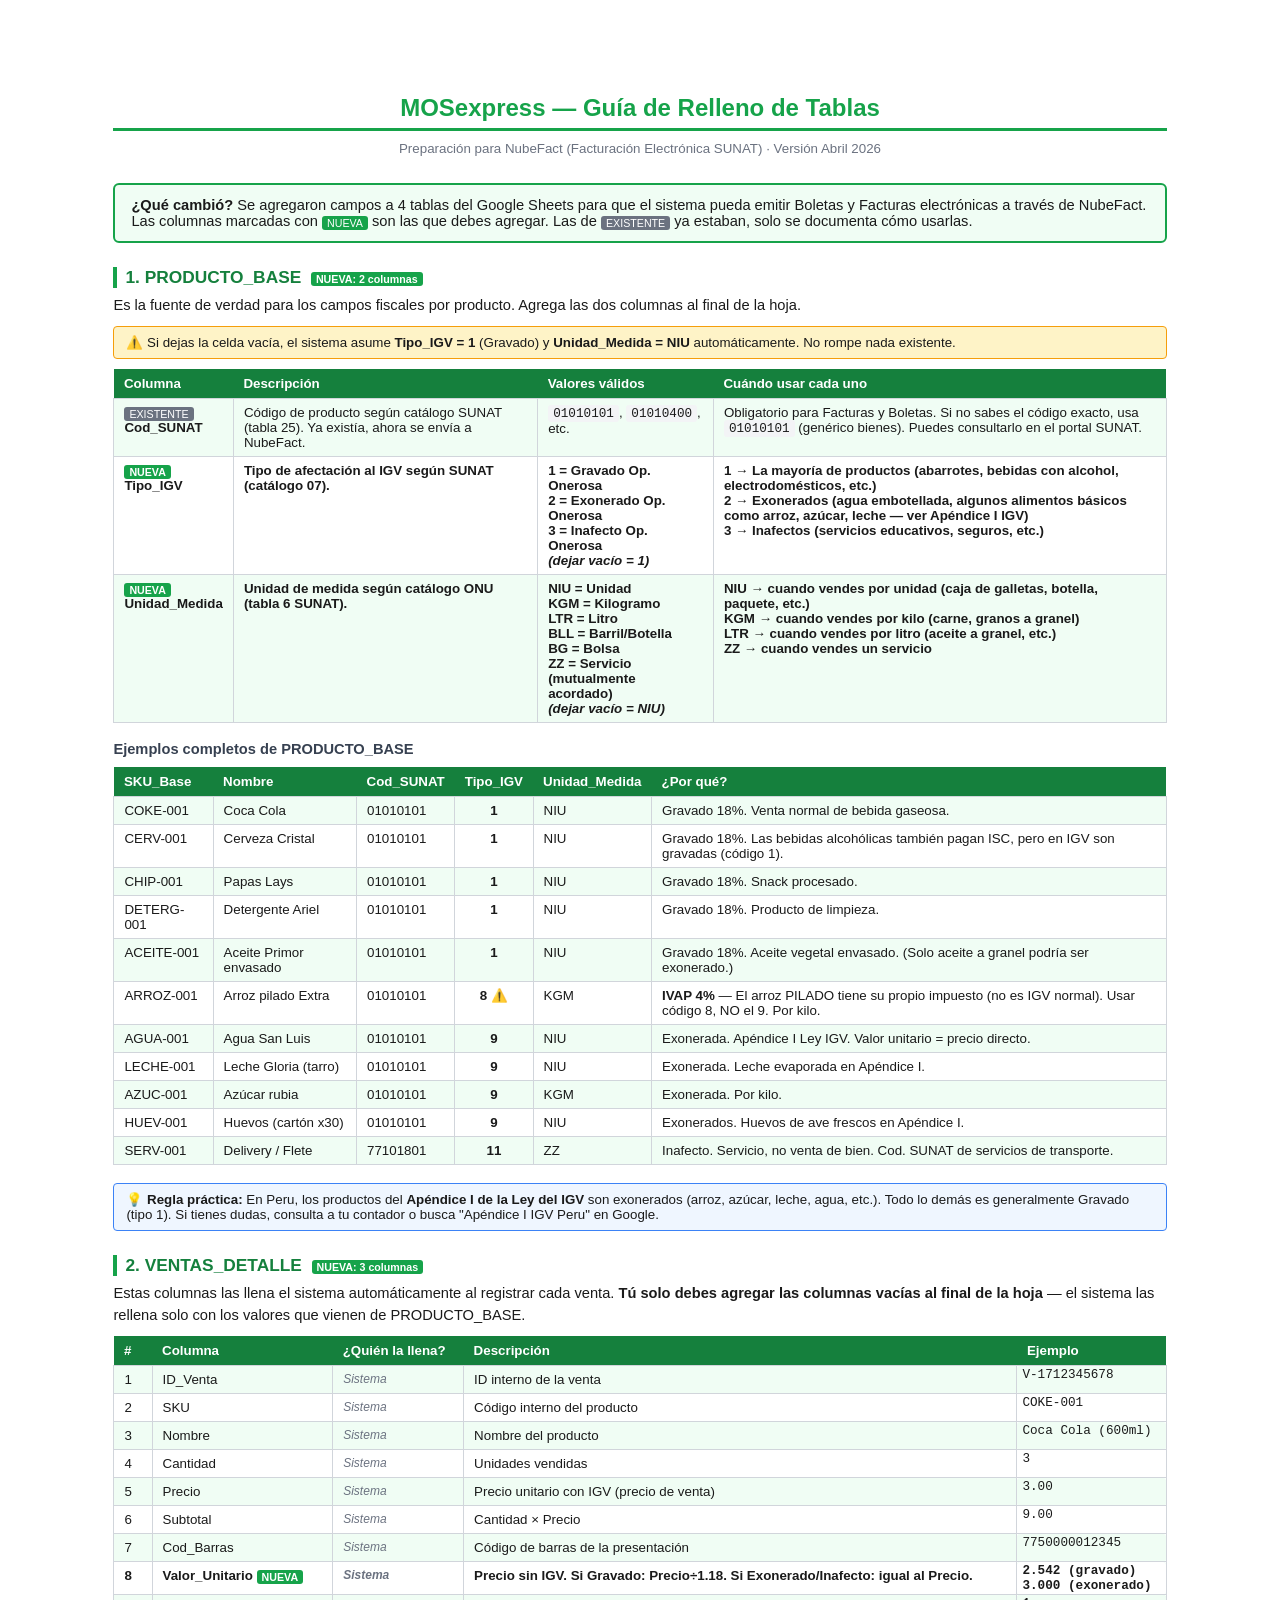
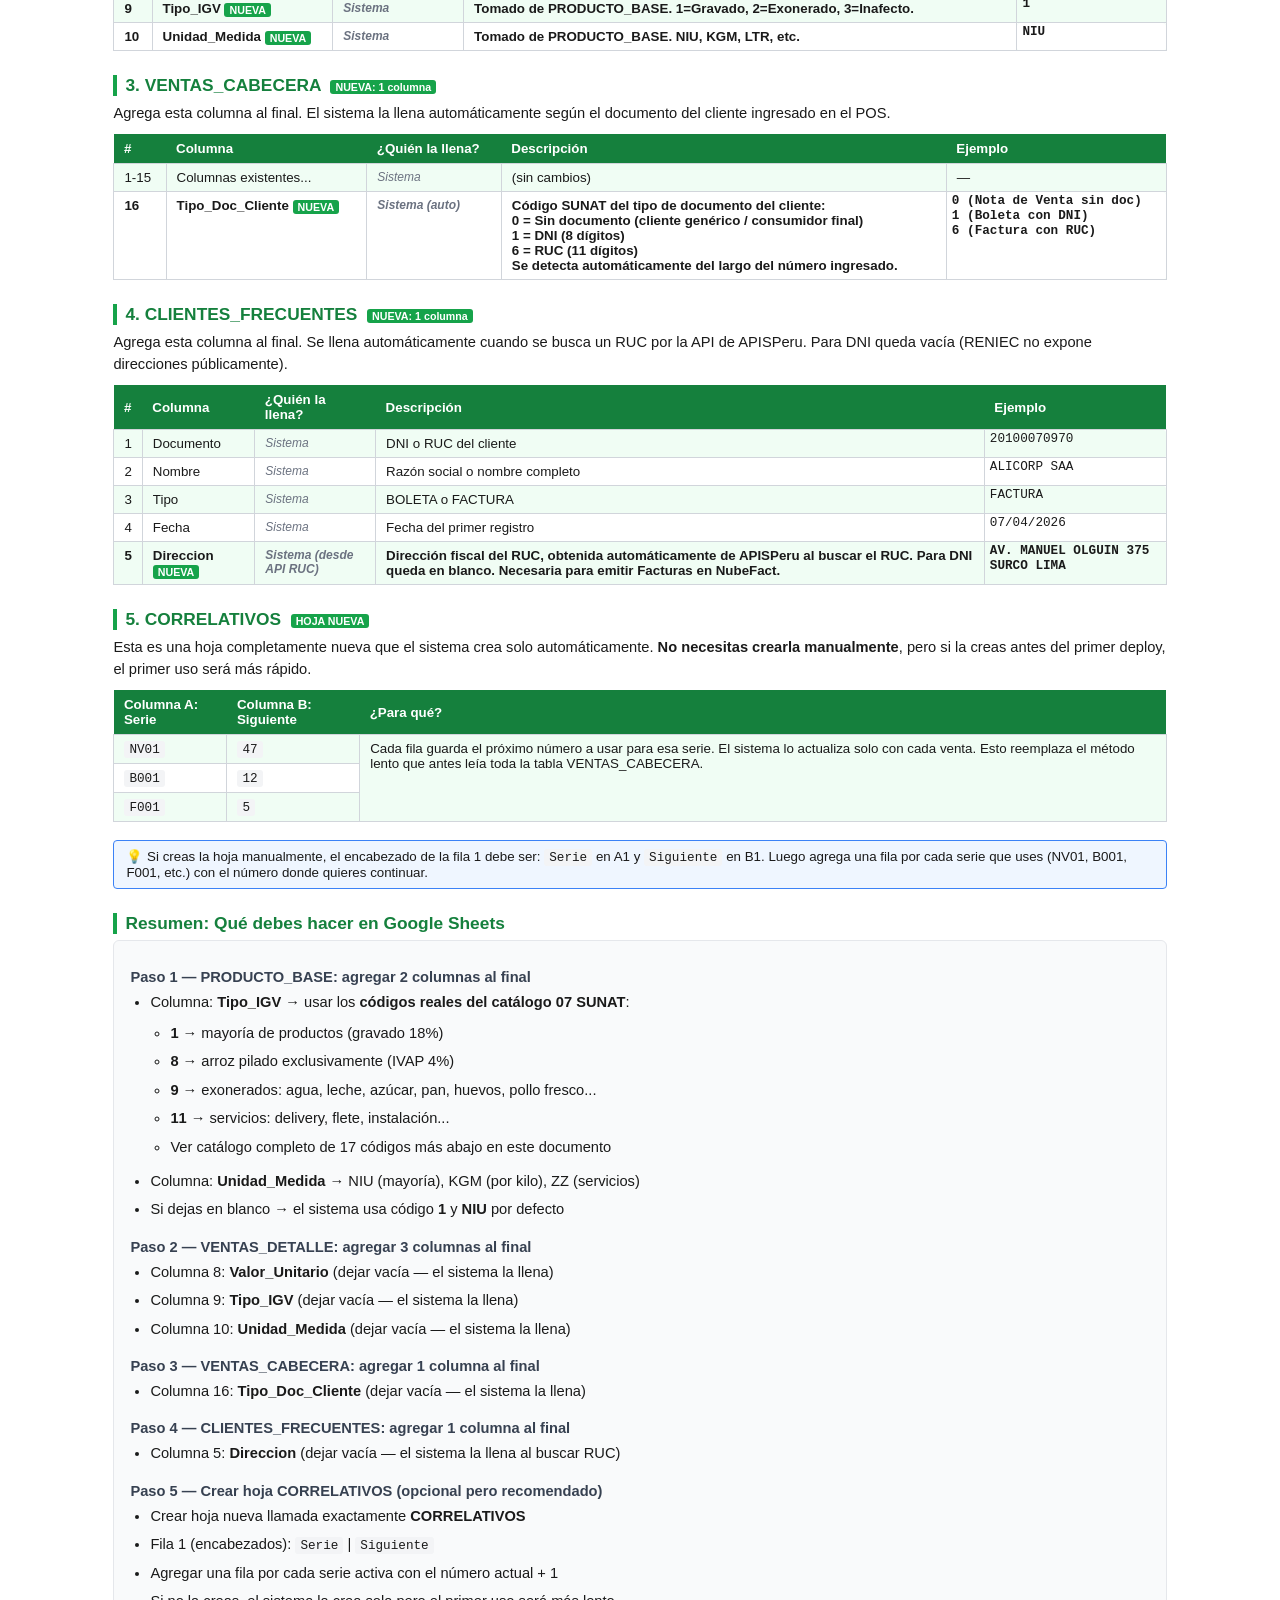
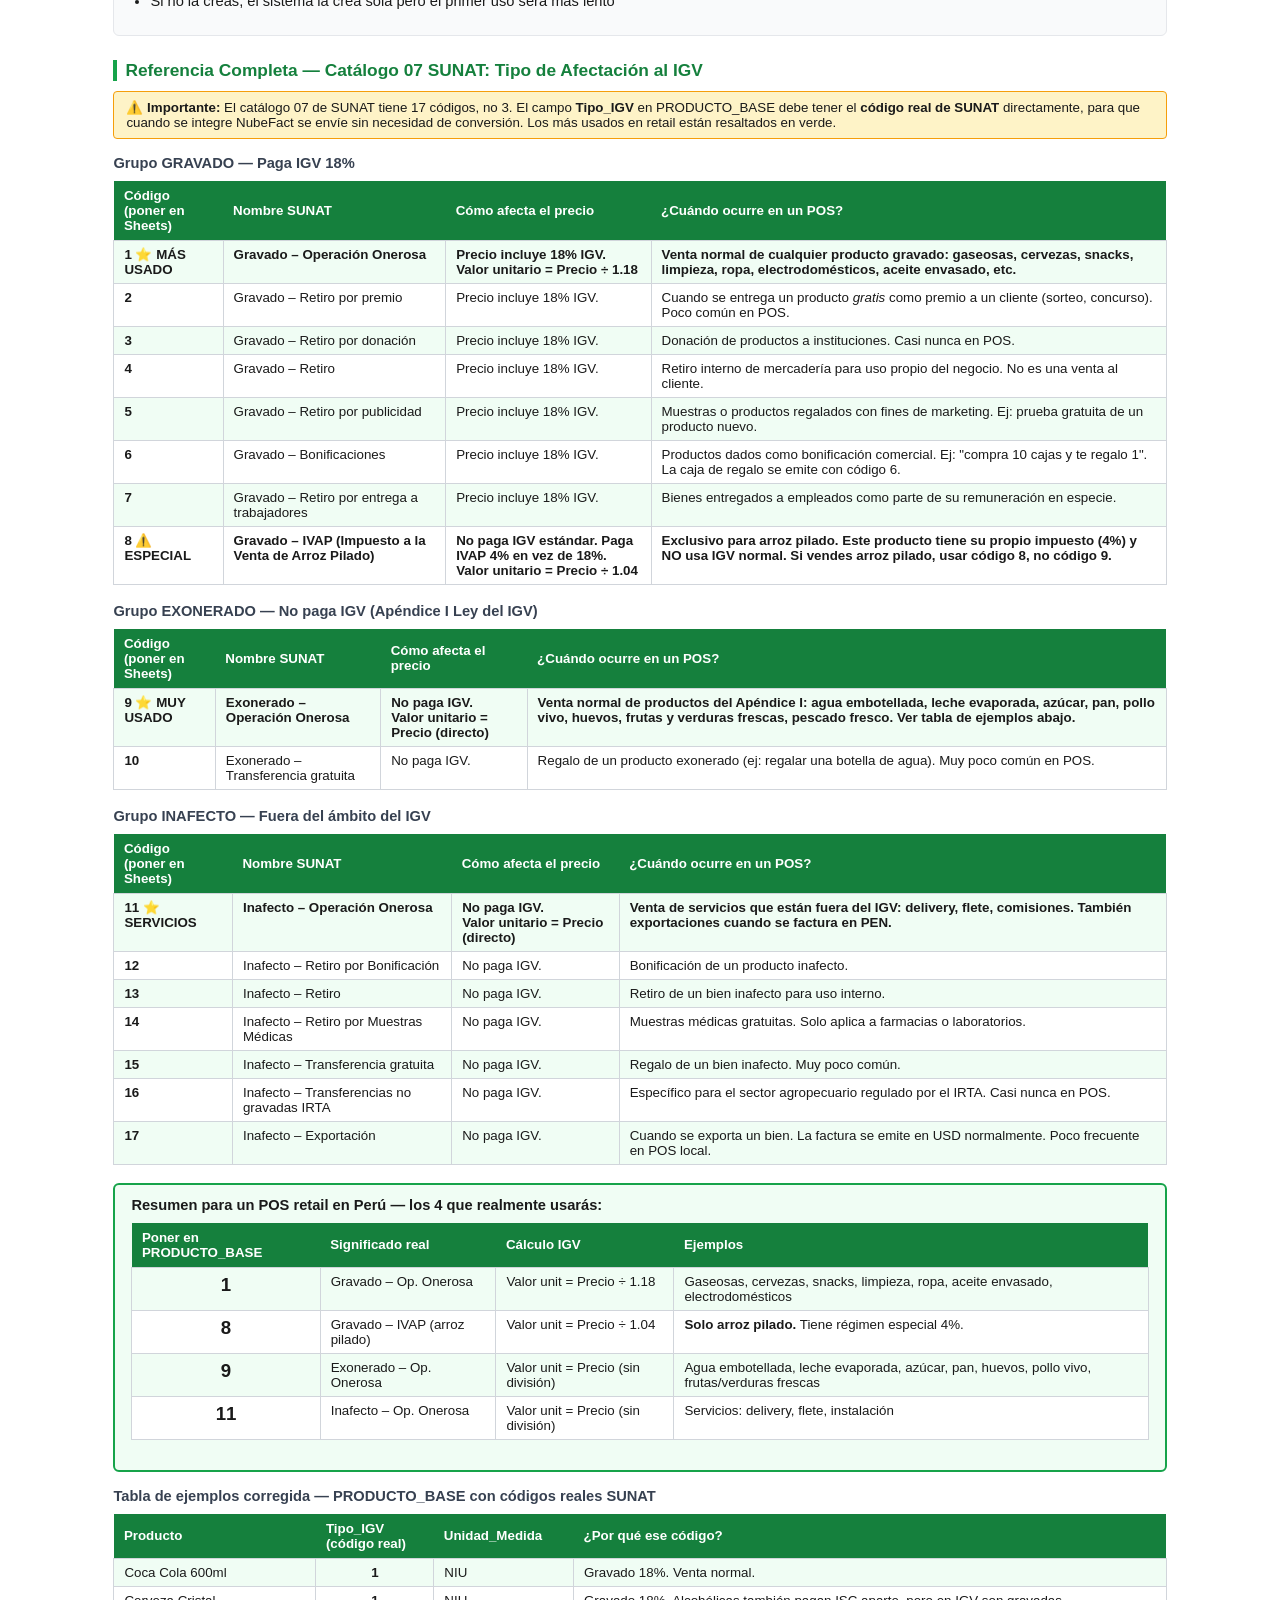
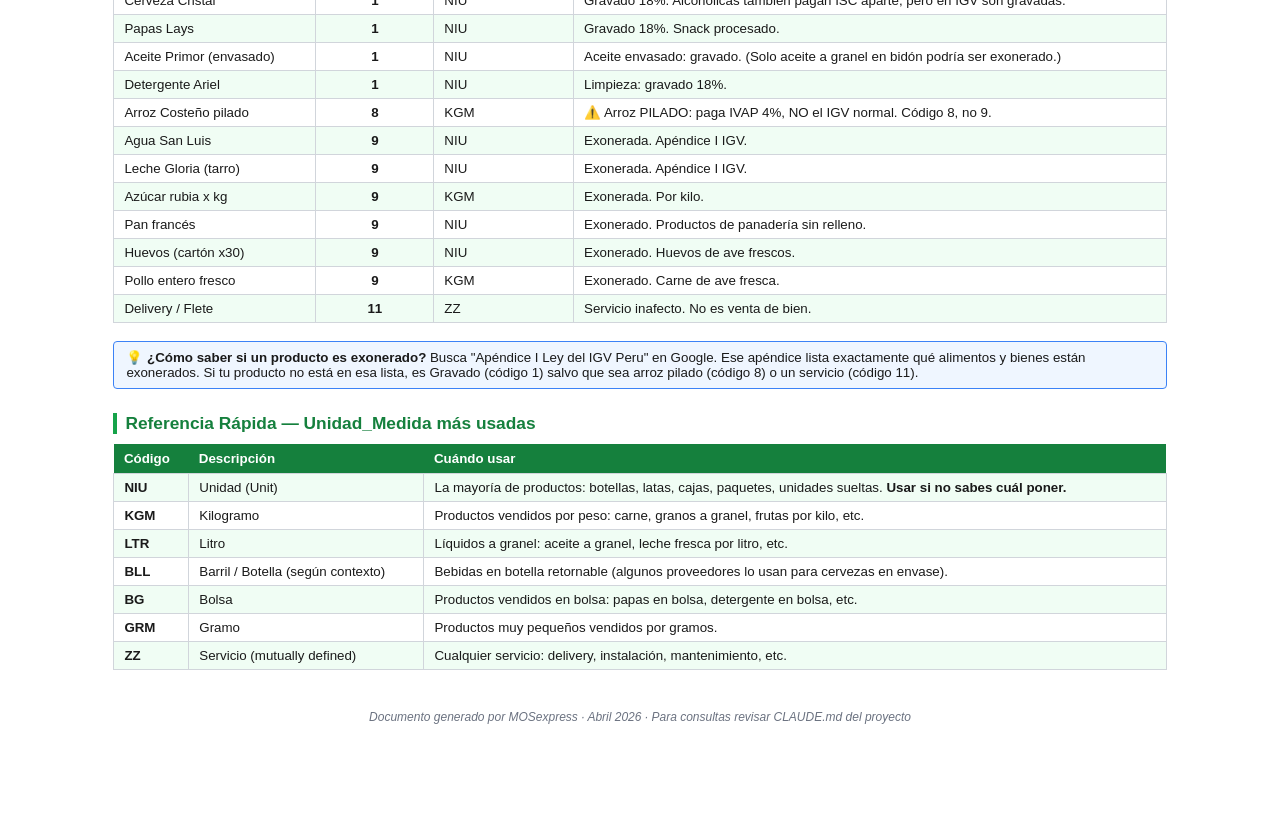
<file: Guia_Relleno_Tablas_NubeFact.html>
<!DOCTYPE html>
<html lang="es">
<head>
<meta charset="UTF-8">
<title>MOSexpress — Guía de Relleno de Tablas (NubeFact)</title>
<style>
  body { font-family: Calibri, Arial, sans-serif; font-size: 11pt; margin: 2.5cm 3cm; color: #1a1a1a; }
  h1 { font-size: 18pt; color: #16a34a; border-bottom: 3px solid #16a34a; padding-bottom: 6px; margin-bottom: 4px; }
  h2 { font-size: 13pt; color: #15803d; margin-top: 24px; margin-bottom: 6px; border-left: 4px solid #16a34a; padding-left: 8px; }
  h3 { font-size: 11pt; color: #374151; margin-top: 16px; margin-bottom: 4px; }
  p  { margin: 4px 0 8px 0; line-height: 1.5; }
  table { border-collapse: collapse; width: 100%; margin: 10px 0 18px 0; font-size: 10pt; }
  th { background: #15803d; color: white; padding: 7px 10px; text-align: left; font-weight: bold; }
  td { border: 1px solid #d1d5db; padding: 6px 10px; vertical-align: top; }
  tr:nth-child(even) td { background: #f0fdf4; }
  tr:nth-child(odd)  td { background: #ffffff; }
  .nuevo    { background: #dcfce7 !important; font-weight: bold; }
  .obs      { font-size: 9pt; color: #6b7280; font-style: italic; }
  .alerta   { background: #fef3c7; border: 1px solid #f59e0b; border-radius: 4px; padding: 8px 12px; margin: 10px 0; font-size: 10pt; }
  .tip      { background: #eff6ff; border: 1px solid #3b82f6; border-radius: 4px; padding: 8px 12px; margin: 10px 0; font-size: 10pt; }
  .code     { font-family: Consolas, monospace; background: #f3f4f6; padding: 1px 5px; border-radius: 3px; font-size: 9.5pt; }
  .seccion  { background: #f9fafb; border: 1px solid #e5e7eb; border-radius: 6px; padding: 12px 16px; margin-bottom: 20px; }
  .titulo-doc { text-align: center; margin-bottom: 8px; }
  .subtitulo  { text-align: center; color: #6b7280; font-size: 10pt; margin-bottom: 24px; }
  .resumen-box { background: #f0fdf4; border: 2px solid #16a34a; border-radius: 6px; padding: 12px 16px; margin: 16px 0; }
  ul { margin: 4px 0 8px 0; padding-left: 20px; line-height: 1.8; }
  li { margin-bottom: 2px; }
  .tag-nuevo  { background: #16a34a; color: white; font-size: 8pt; padding: 1px 5px; border-radius: 3px; vertical-align: middle; }
  .tag-exist  { background: #6b7280; color: white; font-size: 8pt; padding: 1px 5px; border-radius: 3px; vertical-align: middle; }
</style>
</head>
<body>

<div class="titulo-doc">
  <h1>MOSexpress — Guía de Relleno de Tablas</h1>
</div>
<p class="subtitulo">Preparación para NubeFact (Facturación Electrónica SUNAT) · Versión Abril 2026</p>

<!-- ===== RESUMEN ===== -->
<div class="resumen-box">
  <strong>¿Qué cambió?</strong> Se agregaron campos a 4 tablas del Google Sheets para que el sistema pueda emitir
  Boletas y Facturas electrónicas a través de NubeFact. Las columnas marcadas con <span class="tag-nuevo">NUEVA</span>
  son las que debes agregar. Las de <span class="tag-exist">EXISTENTE</span> ya estaban, solo se documenta cómo usarlas.
</div>

<!-- ===== TABLA 1: PRODUCTO_BASE ===== -->
<h2>1. PRODUCTO_BASE &nbsp;<span class="tag-nuevo">NUEVA: 2 columnas</span></h2>
<p>Es la fuente de verdad para los campos fiscales por producto. Agrega las dos columnas al final de la hoja.</p>

<div class="alerta">
  ⚠️ Si dejas la celda vacía, el sistema asume <strong>Tipo_IGV = 1</strong> (Gravado) y <strong>Unidad_Medida = NIU</strong> automáticamente. No rompe nada existente.
</div>

<table>
  <tr>
    <th>Columna</th>
    <th>Descripción</th>
    <th>Valores válidos</th>
    <th>Cuándo usar cada uno</th>
  </tr>
  <tr>
    <td><span class="tag-exist">EXISTENTE</span><br><strong>Cod_SUNAT</strong></td>
    <td>Código de producto según catálogo SUNAT (tabla 25). Ya existía, ahora se envía a NubeFact.</td>
    <td><span class="code">01010101</span>, <span class="code">01010400</span>, etc.</td>
    <td>Obligatorio para Facturas y Boletas. Si no sabes el código exacto, usa <span class="code">01010101</span> (genérico bienes). Puedes consultarlo en el portal SUNAT.</td>
  </tr>
  <tr class="nuevo">
    <td><span class="tag-nuevo">NUEVA</span><br><strong>Tipo_IGV</strong></td>
    <td>Tipo de afectación al IGV según SUNAT (catálogo 07).</td>
    <td>
      <strong>1</strong> = Gravado Op. Onerosa<br>
      <strong>2</strong> = Exonerado Op. Onerosa<br>
      <strong>3</strong> = Inafecto Op. Onerosa<br>
      <em>(dejar vacío = 1)</em>
    </td>
    <td>
      <strong>1 → La mayoría de productos</strong> (abarrotes, bebidas con alcohol, electrodomésticos, etc.)<br>
      <strong>2 → Exonerados</strong> (agua embotellada, algunos alimentos básicos como arroz, azúcar, leche — ver Apéndice I IGV)<br>
      <strong>3 → Inafectos</strong> (servicios educativos, seguros, etc.)
    </td>
  </tr>
  <tr class="nuevo">
    <td><span class="tag-nuevo">NUEVA</span><br><strong>Unidad_Medida</strong></td>
    <td>Unidad de medida según catálogo ONU (tabla 6 SUNAT).</td>
    <td>
      <strong>NIU</strong> = Unidad<br>
      <strong>KGM</strong> = Kilogramo<br>
      <strong>LTR</strong> = Litro<br>
      <strong>BLL</strong> = Barril/Botella<br>
      <strong>BG</strong> = Bolsa<br>
      <strong>ZZ</strong> = Servicio (mutualmente acordado)<br>
      <em>(dejar vacío = NIU)</em>
    </td>
    <td>
      <strong>NIU</strong> → cuando vendes por unidad (caja de galletas, botella, paquete, etc.)<br>
      <strong>KGM</strong> → cuando vendes por kilo (carne, granos a granel)<br>
      <strong>LTR</strong> → cuando vendes por litro (aceite a granel, etc.)<br>
      <strong>ZZ</strong> → cuando vendes un servicio
    </td>
  </tr>
</table>

<h3>Ejemplos completos de PRODUCTO_BASE</h3>
<table>
  <tr>
    <th>SKU_Base</th>
    <th>Nombre</th>
    <th>Cod_SUNAT</th>
    <th>Tipo_IGV</th>
    <th>Unidad_Medida</th>
    <th>¿Por qué?</th>
  </tr>
  <tr>
    <td>COKE-001</td>
    <td>Coca Cola</td>
    <td>01010101</td>
    <td style="text-align:center"><strong>1</strong></td>
    <td>NIU</td>
    <td>Gravado 18%. Venta normal de bebida gaseosa.</td>
  </tr>
  <tr>
    <td>CERV-001</td>
    <td>Cerveza Cristal</td>
    <td>01010101</td>
    <td style="text-align:center"><strong>1</strong></td>
    <td>NIU</td>
    <td>Gravado 18%. Las bebidas alcohólicas también pagan ISC, pero en IGV son gravadas (código 1).</td>
  </tr>
  <tr>
    <td>CHIP-001</td>
    <td>Papas Lays</td>
    <td>01010101</td>
    <td style="text-align:center"><strong>1</strong></td>
    <td>NIU</td>
    <td>Gravado 18%. Snack procesado.</td>
  </tr>
  <tr>
    <td>DETERG-001</td>
    <td>Detergente Ariel</td>
    <td>01010101</td>
    <td style="text-align:center"><strong>1</strong></td>
    <td>NIU</td>
    <td>Gravado 18%. Producto de limpieza.</td>
  </tr>
  <tr>
    <td>ACEITE-001</td>
    <td>Aceite Primor envasado</td>
    <td>01010101</td>
    <td style="text-align:center"><strong>1</strong></td>
    <td>NIU</td>
    <td>Gravado 18%. Aceite vegetal envasado. (Solo aceite a granel podría ser exonerado.)</td>
  </tr>
  <tr style="background:#fef9c3">
    <td>ARROZ-001</td>
    <td>Arroz pilado Extra</td>
    <td>01010101</td>
    <td style="text-align:center"><strong>8</strong> ⚠️</td>
    <td>KGM</td>
    <td><strong>IVAP 4%</strong> — El arroz PILADO tiene su propio impuesto (no es IGV normal). Usar código 8, NO el 9. Por kilo.</td>
  </tr>
  <tr>
    <td>AGUA-001</td>
    <td>Agua San Luis</td>
    <td>01010101</td>
    <td style="text-align:center"><strong>9</strong></td>
    <td>NIU</td>
    <td>Exonerada. Apéndice I Ley IGV. Valor unitario = precio directo.</td>
  </tr>
  <tr>
    <td>LECHE-001</td>
    <td>Leche Gloria (tarro)</td>
    <td>01010101</td>
    <td style="text-align:center"><strong>9</strong></td>
    <td>NIU</td>
    <td>Exonerada. Leche evaporada en Apéndice I.</td>
  </tr>
  <tr>
    <td>AZUC-001</td>
    <td>Azúcar rubia</td>
    <td>01010101</td>
    <td style="text-align:center"><strong>9</strong></td>
    <td>KGM</td>
    <td>Exonerada. Por kilo.</td>
  </tr>
  <tr>
    <td>HUEV-001</td>
    <td>Huevos (cartón x30)</td>
    <td>01010101</td>
    <td style="text-align:center"><strong>9</strong></td>
    <td>NIU</td>
    <td>Exonerados. Huevos de ave frescos en Apéndice I.</td>
  </tr>
  <tr>
    <td>SERV-001</td>
    <td>Delivery / Flete</td>
    <td>77101801</td>
    <td style="text-align:center"><strong>11</strong></td>
    <td>ZZ</td>
    <td>Inafecto. Servicio, no venta de bien. Cod. SUNAT de servicios de transporte.</td>
  </tr>
</table>

<div class="tip">
  💡 <strong>Regla práctica:</strong> En Peru, los productos del <strong>Apéndice I de la Ley del IGV</strong> son exonerados (arroz, azúcar, leche, agua, etc.). Todo lo demás es generalmente Gravado (tipo 1). Si tienes dudas, consulta a tu contador o busca "Apéndice I IGV Peru" en Google.
</div>

<!-- ===== TABLA 2: VENTAS_DETALLE ===== -->
<h2>2. VENTAS_DETALLE &nbsp;<span class="tag-nuevo">NUEVA: 3 columnas</span></h2>
<p>Estas columnas las llena el sistema automáticamente al registrar cada venta. <strong>Tú solo debes agregar las columnas vacías al final de la hoja</strong> — el sistema las rellena solo con los valores que vienen de PRODUCTO_BASE.</p>

<table>
  <tr>
    <th>#</th>
    <th>Columna</th>
    <th>¿Quién la llena?</th>
    <th>Descripción</th>
    <th>Ejemplo</th>
  </tr>
  <tr><td>1</td><td>ID_Venta</td><td class="obs">Sistema</td><td>ID interno de la venta</td><td class="code">V-1712345678</td></tr>
  <tr><td>2</td><td>SKU</td><td class="obs">Sistema</td><td>Código interno del producto</td><td class="code">COKE-001</td></tr>
  <tr><td>3</td><td>Nombre</td><td class="obs">Sistema</td><td>Nombre del producto</td><td class="code">Coca Cola (600ml)</td></tr>
  <tr><td>4</td><td>Cantidad</td><td class="obs">Sistema</td><td>Unidades vendidas</td><td class="code">3</td></tr>
  <tr><td>5</td><td>Precio</td><td class="obs">Sistema</td><td>Precio unitario con IGV (precio de venta)</td><td class="code">3.00</td></tr>
  <tr><td>6</td><td>Subtotal</td><td class="obs">Sistema</td><td>Cantidad × Precio</td><td class="code">9.00</td></tr>
  <tr><td>7</td><td>Cod_Barras</td><td class="obs">Sistema</td><td>Código de barras de la presentación</td><td class="code">7750000012345</td></tr>
  <tr class="nuevo"><td>8</td><td><strong>Valor_Unitario</strong> <span class="tag-nuevo">NUEVA</span></td><td class="obs">Sistema</td><td>Precio sin IGV. Si Gravado: Precio÷1.18. Si Exonerado/Inafecto: igual al Precio.</td><td class="code">2.542 (gravado)<br>3.000 (exonerado)</td></tr>
  <tr class="nuevo"><td>9</td><td><strong>Tipo_IGV</strong> <span class="tag-nuevo">NUEVA</span></td><td class="obs">Sistema</td><td>Tomado de PRODUCTO_BASE. 1=Gravado, 2=Exonerado, 3=Inafecto.</td><td class="code">1</td></tr>
  <tr class="nuevo"><td>10</td><td><strong>Unidad_Medida</strong> <span class="tag-nuevo">NUEVA</span></td><td class="obs">Sistema</td><td>Tomado de PRODUCTO_BASE. NIU, KGM, LTR, etc.</td><td class="code">NIU</td></tr>
</table>

<!-- ===== TABLA 3: VENTAS_CABECERA ===== -->
<h2>3. VENTAS_CABECERA &nbsp;<span class="tag-nuevo">NUEVA: 1 columna</span></h2>
<p>Agrega esta columna al final. El sistema la llena automáticamente según el documento del cliente ingresado en el POS.</p>

<table>
  <tr>
    <th>#</th>
    <th>Columna</th>
    <th>¿Quién la llena?</th>
    <th>Descripción</th>
    <th>Ejemplo</th>
  </tr>
  <tr><td>1-15</td><td>Columnas existentes...</td><td class="obs">Sistema</td><td>(sin cambios)</td><td>—</td></tr>
  <tr class="nuevo">
    <td>16</td>
    <td><strong>Tipo_Doc_Cliente</strong> <span class="tag-nuevo">NUEVA</span></td>
    <td class="obs">Sistema (auto)</td>
    <td>
      Código SUNAT del tipo de documento del cliente:<br>
      <strong>0</strong> = Sin documento (cliente genérico / consumidor final)<br>
      <strong>1</strong> = DNI (8 dígitos)<br>
      <strong>6</strong> = RUC (11 dígitos)<br>
      Se detecta automáticamente del largo del número ingresado.
    </td>
    <td class="code">0 (Nota de Venta sin doc)<br>1 (Boleta con DNI)<br>6 (Factura con RUC)</td>
  </tr>
</table>

<!-- ===== TABLA 4: CLIENTES_FRECUENTES ===== -->
<h2>4. CLIENTES_FRECUENTES &nbsp;<span class="tag-nuevo">NUEVA: 1 columna</span></h2>
<p>Agrega esta columna al final. Se llena automáticamente cuando se busca un RUC por la API de APISPeru. Para DNI queda vacía (RENIEC no expone direcciones públicamente).</p>

<table>
  <tr>
    <th>#</th>
    <th>Columna</th>
    <th>¿Quién la llena?</th>
    <th>Descripción</th>
    <th>Ejemplo</th>
  </tr>
  <tr><td>1</td><td>Documento</td><td class="obs">Sistema</td><td>DNI o RUC del cliente</td><td class="code">20100070970</td></tr>
  <tr><td>2</td><td>Nombre</td><td class="obs">Sistema</td><td>Razón social o nombre completo</td><td class="code">ALICORP SAA</td></tr>
  <tr><td>3</td><td>Tipo</td><td class="obs">Sistema</td><td>BOLETA o FACTURA</td><td class="code">FACTURA</td></tr>
  <tr><td>4</td><td>Fecha</td><td class="obs">Sistema</td><td>Fecha del primer registro</td><td class="code">07/04/2026</td></tr>
  <tr class="nuevo">
    <td>5</td>
    <td><strong>Direccion</strong> <span class="tag-nuevo">NUEVA</span></td>
    <td class="obs">Sistema (desde API RUC)</td>
    <td>Dirección fiscal del RUC, obtenida automáticamente de APISPeru al buscar el RUC. Para DNI queda en blanco. Necesaria para emitir Facturas en NubeFact.</td>
    <td class="code">AV. MANUEL OLGUIN 375 SURCO LIMA</td>
  </tr>
</table>

<!-- ===== TABLA 5: CORRELATIVOS ===== -->
<h2>5. CORRELATIVOS &nbsp;<span class="tag-nuevo">HOJA NUEVA</span></h2>
<p>Esta es una hoja completamente nueva que el sistema crea solo automáticamente. <strong>No necesitas crearla manualmente</strong>, pero si la creas antes del primer deploy, el primer uso será más rápido.</p>

<table>
  <tr>
    <th>Columna A: Serie</th>
    <th>Columna B: Siguiente</th>
    <th>¿Para qué?</th>
  </tr>
  <tr>
    <td><span class="code">NV01</span></td>
    <td><span class="code">47</span></td>
    <td rowspan="3">Cada fila guarda el próximo número a usar para esa serie. El sistema lo actualiza solo con cada venta. Esto reemplaza el método lento que antes leía toda la tabla VENTAS_CABECERA.</td>
  </tr>
  <tr>
    <td><span class="code">B001</span></td>
    <td><span class="code">12</span></td>
  </tr>
  <tr>
    <td><span class="code">F001</span></td>
    <td><span class="code">5</span></td>
  </tr>
</table>

<div class="tip">
  💡 Si creas la hoja manualmente, el encabezado de la fila 1 debe ser: <span class="code">Serie</span> en A1 y <span class="code">Siguiente</span> en B1. Luego agrega una fila por cada serie que uses (NV01, B001, F001, etc.) con el número donde quieres continuar.
</div>

<!-- ===== RESUMEN DE ACCIONES ===== -->
<h2>Resumen: Qué debes hacer en Google Sheets</h2>

<div class="seccion">
  <h3>Paso 1 — PRODUCTO_BASE: agregar 2 columnas al final</h3>
  <ul>
    <li>Columna: <strong>Tipo_IGV</strong> → usar los <strong>códigos reales del catálogo 07 SUNAT</strong>:
      <ul>
        <li><strong>1</strong> → mayoría de productos (gravado 18%)</li>
        <li><strong>8</strong> → arroz pilado exclusivamente (IVAP 4%)</li>
        <li><strong>9</strong> → exonerados: agua, leche, azúcar, pan, huevos, pollo fresco...</li>
        <li><strong>11</strong> → servicios: delivery, flete, instalación...</li>
        <li>Ver catálogo completo de 17 códigos más abajo en este documento</li>
      </ul>
    </li>
    <li>Columna: <strong>Unidad_Medida</strong> → NIU (mayoría), KGM (por kilo), ZZ (servicios)</li>
    <li>Si dejas en blanco → el sistema usa código <strong>1</strong> y <strong>NIU</strong> por defecto</li>
  </ul>

  <h3>Paso 2 — VENTAS_DETALLE: agregar 3 columnas al final</h3>
  <ul>
    <li>Columna 8: <strong>Valor_Unitario</strong> (dejar vacía — el sistema la llena)</li>
    <li>Columna 9: <strong>Tipo_IGV</strong> (dejar vacía — el sistema la llena)</li>
    <li>Columna 10: <strong>Unidad_Medida</strong> (dejar vacía — el sistema la llena)</li>
  </ul>

  <h3>Paso 3 — VENTAS_CABECERA: agregar 1 columna al final</h3>
  <ul>
    <li>Columna 16: <strong>Tipo_Doc_Cliente</strong> (dejar vacía — el sistema la llena)</li>
  </ul>

  <h3>Paso 4 — CLIENTES_FRECUENTES: agregar 1 columna al final</h3>
  <ul>
    <li>Columna 5: <strong>Direccion</strong> (dejar vacía — el sistema la llena al buscar RUC)</li>
  </ul>

  <h3>Paso 5 — Crear hoja CORRELATIVOS (opcional pero recomendado)</h3>
  <ul>
    <li>Crear hoja nueva llamada exactamente <strong>CORRELATIVOS</strong></li>
    <li>Fila 1 (encabezados): <span class="code">Serie</span> | <span class="code">Siguiente</span></li>
    <li>Agregar una fila por cada serie activa con el número actual + 1</li>
    <li>Si no la creas, el sistema la crea sola pero el primer uso será más lento</li>
  </ul>
</div>

<!-- ===== REFERENCIA RAPIDA IGV ===== -->
<h2>Referencia Completa — Catálogo 07 SUNAT: Tipo de Afectación al IGV</h2>

<div class="alerta">
  ⚠️ <strong>Importante:</strong> El catálogo 07 de SUNAT tiene 17 códigos, no 3. El campo <strong>Tipo_IGV</strong> en PRODUCTO_BASE debe tener el <strong>código real de SUNAT</strong> directamente, para que cuando se integre NubeFact se envíe sin necesidad de conversión. Los más usados en retail están resaltados en verde.
</div>

<h3>Grupo GRAVADO — Paga IGV 18%</h3>
<table>
  <tr>
    <th>Código<br>(poner en Sheets)</th>
    <th>Nombre SUNAT</th>
    <th>Cómo afecta el precio</th>
    <th>¿Cuándo ocurre en un POS?</th>
  </tr>
  <tr class="nuevo">
    <td><strong>1</strong> ⭐ MÁS USADO</td>
    <td>Gravado – Operación Onerosa</td>
    <td>Precio incluye 18% IGV.<br><strong>Valor unitario = Precio ÷ 1.18</strong></td>
    <td>Venta normal de cualquier producto gravado: gaseosas, cervezas, snacks, limpieza, ropa, electrodomésticos, aceite envasado, etc.</td>
  </tr>
  <tr>
    <td><strong>2</strong></td>
    <td>Gravado – Retiro por premio</td>
    <td>Precio incluye 18% IGV.</td>
    <td>Cuando se entrega un producto <em>gratis</em> como premio a un cliente (sorteo, concurso). Poco común en POS.</td>
  </tr>
  <tr>
    <td><strong>3</strong></td>
    <td>Gravado – Retiro por donación</td>
    <td>Precio incluye 18% IGV.</td>
    <td>Donación de productos a instituciones. Casi nunca en POS.</td>
  </tr>
  <tr>
    <td><strong>4</strong></td>
    <td>Gravado – Retiro</td>
    <td>Precio incluye 18% IGV.</td>
    <td>Retiro interno de mercadería para uso propio del negocio. No es una venta al cliente.</td>
  </tr>
  <tr>
    <td><strong>5</strong></td>
    <td>Gravado – Retiro por publicidad</td>
    <td>Precio incluye 18% IGV.</td>
    <td>Muestras o productos regalados con fines de marketing. Ej: prueba gratuita de un producto nuevo.</td>
  </tr>
  <tr>
    <td><strong>6</strong></td>
    <td>Gravado – Bonificaciones</td>
    <td>Precio incluye 18% IGV.</td>
    <td>Productos dados como bonificación comercial. Ej: "compra 10 cajas y te regalo 1". La caja de regalo se emite con código 6.</td>
  </tr>
  <tr>
    <td><strong>7</strong></td>
    <td>Gravado – Retiro por entrega a trabajadores</td>
    <td>Precio incluye 18% IGV.</td>
    <td>Bienes entregados a empleados como parte de su remuneración en especie.</td>
  </tr>
  <tr class="nuevo">
    <td><strong>8</strong> ⚠️ ESPECIAL</td>
    <td>Gravado – IVAP (Impuesto a la Venta de Arroz Pilado)</td>
    <td>No paga IGV estándar. Paga <strong>IVAP 4%</strong> en vez de 18%.<br><strong>Valor unitario = Precio ÷ 1.04</strong></td>
    <td>Exclusivo para <strong>arroz pilado</strong>. Este producto tiene su propio impuesto (4%) y NO usa IGV normal. Si vendes arroz pilado, usar código 8, no código 9.</td>
  </tr>
</table>

<h3>Grupo EXONERADO — No paga IGV (Apéndice I Ley del IGV)</h3>
<table>
  <tr>
    <th>Código<br>(poner en Sheets)</th>
    <th>Nombre SUNAT</th>
    <th>Cómo afecta el precio</th>
    <th>¿Cuándo ocurre en un POS?</th>
  </tr>
  <tr class="nuevo">
    <td><strong>9</strong> ⭐ MUY USADO</td>
    <td>Exonerado – Operación Onerosa</td>
    <td>No paga IGV.<br><strong>Valor unitario = Precio (directo)</strong></td>
    <td>Venta normal de productos del Apéndice I: <strong>agua embotellada, leche evaporada, azúcar, pan, pollo vivo, huevos, frutas y verduras frescas, pescado fresco.</strong> Ver tabla de ejemplos abajo.</td>
  </tr>
  <tr>
    <td><strong>10</strong></td>
    <td>Exonerado – Transferencia gratuita</td>
    <td>No paga IGV.</td>
    <td>Regalo de un producto exonerado (ej: regalar una botella de agua). Muy poco común en POS.</td>
  </tr>
</table>

<h3>Grupo INAFECTO — Fuera del ámbito del IGV</h3>
<table>
  <tr>
    <th>Código<br>(poner en Sheets)</th>
    <th>Nombre SUNAT</th>
    <th>Cómo afecta el precio</th>
    <th>¿Cuándo ocurre en un POS?</th>
  </tr>
  <tr class="nuevo">
    <td><strong>11</strong> ⭐ SERVICIOS</td>
    <td>Inafecto – Operación Onerosa</td>
    <td>No paga IGV.<br><strong>Valor unitario = Precio (directo)</strong></td>
    <td>Venta de servicios que están fuera del IGV: <strong>delivery, flete, comisiones.</strong> También exportaciones cuando se factura en PEN.</td>
  </tr>
  <tr>
    <td><strong>12</strong></td>
    <td>Inafecto – Retiro por Bonificación</td>
    <td>No paga IGV.</td>
    <td>Bonificación de un producto inafecto.</td>
  </tr>
  <tr>
    <td><strong>13</strong></td>
    <td>Inafecto – Retiro</td>
    <td>No paga IGV.</td>
    <td>Retiro de un bien inafecto para uso interno.</td>
  </tr>
  <tr>
    <td><strong>14</strong></td>
    <td>Inafecto – Retiro por Muestras Médicas</td>
    <td>No paga IGV.</td>
    <td>Muestras médicas gratuitas. Solo aplica a farmacias o laboratorios.</td>
  </tr>
  <tr>
    <td><strong>15</strong></td>
    <td>Inafecto – Transferencia gratuita</td>
    <td>No paga IGV.</td>
    <td>Regalo de un bien inafecto. Muy poco común.</td>
  </tr>
  <tr>
    <td><strong>16</strong></td>
    <td>Inafecto – Transferencias no gravadas IRTA</td>
    <td>No paga IGV.</td>
    <td>Específico para el sector agropecuario regulado por el IRTA. Casi nunca en POS.</td>
  </tr>
  <tr>
    <td><strong>17</strong></td>
    <td>Inafecto – Exportación</td>
    <td>No paga IGV.</td>
    <td>Cuando se exporta un bien. La factura se emite en USD normalmente. Poco frecuente en POS local.</td>
  </tr>
</table>

<div class="resumen-box">
  <strong>Resumen para un POS retail en Perú — los 4 que realmente usarás:</strong>
  <table style="margin-top:10px">
    <tr>
      <th>Poner en PRODUCTO_BASE</th>
      <th>Significado real</th>
      <th>Cálculo IGV</th>
      <th>Ejemplos</th>
    </tr>
    <tr>
      <td style="text-align:center"><strong style="font-size:14pt">1</strong></td>
      <td>Gravado – Op. Onerosa</td>
      <td>Valor unit = Precio ÷ 1.18</td>
      <td>Gaseosas, cervezas, snacks, limpieza, ropa, aceite envasado, electrodomésticos</td>
    </tr>
    <tr>
      <td style="text-align:center"><strong style="font-size:14pt">8</strong></td>
      <td>Gravado – IVAP (arroz pilado)</td>
      <td>Valor unit = Precio ÷ 1.04</td>
      <td><strong>Solo arroz pilado.</strong> Tiene régimen especial 4%.</td>
    </tr>
    <tr>
      <td style="text-align:center"><strong style="font-size:14pt">9</strong></td>
      <td>Exonerado – Op. Onerosa</td>
      <td>Valor unit = Precio (sin división)</td>
      <td>Agua embotellada, leche evaporada, azúcar, pan, huevos, pollo vivo, frutas/verduras frescas</td>
    </tr>
    <tr>
      <td style="text-align:center"><strong style="font-size:14pt">11</strong></td>
      <td>Inafecto – Op. Onerosa</td>
      <td>Valor unit = Precio (sin división)</td>
      <td>Servicios: delivery, flete, instalación</td>
    </tr>
  </table>
</div>

<h3>Tabla de ejemplos corregida — PRODUCTO_BASE con códigos reales SUNAT</h3>
<table>
  <tr>
    <th>Producto</th>
    <th>Tipo_IGV<br>(código real)</th>
    <th>Unidad_Medida</th>
    <th>¿Por qué ese código?</th>
  </tr>
  <tr><td>Coca Cola 600ml</td>      <td style="text-align:center"><strong>1</strong></td>  <td>NIU</td> <td>Gravado 18%. Venta normal.</td></tr>
  <tr><td>Cerveza Cristal</td>      <td style="text-align:center"><strong>1</strong></td>  <td>NIU</td> <td>Gravado 18%. Alcohólicas también pagan ISC aparte, pero en IGV son gravadas.</td></tr>
  <tr><td>Papas Lays</td>           <td style="text-align:center"><strong>1</strong></td>  <td>NIU</td> <td>Gravado 18%. Snack procesado.</td></tr>
  <tr><td>Aceite Primor (envasado)</td><td style="text-align:center"><strong>1</strong></td><td>NIU</td><td>Aceite envasado: gravado. (Solo aceite a granel en bidón podría ser exonerado.)</td></tr>
  <tr><td>Detergente Ariel</td>     <td style="text-align:center"><strong>1</strong></td>  <td>NIU</td> <td>Limpieza: gravado 18%.</td></tr>
  <tr><td>Arroz Costeño pilado</td> <td style="text-align:center"><strong>8</strong></td>  <td>KGM</td> <td>⚠️ Arroz PILADO: paga IVAP 4%, NO el IGV normal. Código 8, no 9.</td></tr>
  <tr><td>Agua San Luis</td>        <td style="text-align:center"><strong>9</strong></td>  <td>NIU</td> <td>Exonerada. Apéndice I IGV.</td></tr>
  <tr><td>Leche Gloria (tarro)</td> <td style="text-align:center"><strong>9</strong></td>  <td>NIU</td> <td>Exonerada. Apéndice I IGV.</td></tr>
  <tr><td>Azúcar rubia x kg</td>    <td style="text-align:center"><strong>9</strong></td>  <td>KGM</td> <td>Exonerada. Por kilo.</td></tr>
  <tr><td>Pan francés</td>          <td style="text-align:center"><strong>9</strong></td>  <td>NIU</td> <td>Exonerado. Productos de panadería sin relleno.</td></tr>
  <tr><td>Huevos (cartón x30)</td>  <td style="text-align:center"><strong>9</strong></td>  <td>NIU</td> <td>Exonerado. Huevos de ave frescos.</td></tr>
  <tr><td>Pollo entero fresco</td>  <td style="text-align:center"><strong>9</strong></td>  <td>KGM</td> <td>Exonerado. Carne de ave fresca.</td></tr>
  <tr><td>Delivery / Flete</td>     <td style="text-align:center"><strong>11</strong></td> <td>ZZ</td>  <td>Servicio inafecto. No es venta de bien.</td></tr>
</table>

<div class="tip">
  💡 <strong>¿Cómo saber si un producto es exonerado?</strong> Busca "Apéndice I Ley del IGV Peru" en Google. Ese apéndice lista exactamente qué alimentos y bienes están exonerados. Si tu producto no está en esa lista, es Gravado (código 1) salvo que sea arroz pilado (código 8) o un servicio (código 11).
</div>

<!-- ===== REFERENCIA RAPIDA UNIDADES ===== -->
<h2>Referencia Rápida — Unidad_Medida más usadas</h2>

<table>
  <tr>
    <th>Código</th>
    <th>Descripción</th>
    <th>Cuándo usar</th>
  </tr>
  <tr><td><strong>NIU</strong></td><td>Unidad (Unit)</td><td>La mayoría de productos: botellas, latas, cajas, paquetes, unidades sueltas. <strong>Usar si no sabes cuál poner.</strong></td></tr>
  <tr><td><strong>KGM</strong></td><td>Kilogramo</td><td>Productos vendidos por peso: carne, granos a granel, frutas por kilo, etc.</td></tr>
  <tr><td><strong>LTR</strong></td><td>Litro</td><td>Líquidos a granel: aceite a granel, leche fresca por litro, etc.</td></tr>
  <tr><td><strong>BLL</strong></td><td>Barril / Botella (según contexto)</td><td>Bebidas en botella retornable (algunos proveedores lo usan para cervezas en envase).</td></tr>
  <tr><td><strong>BG</strong></td><td>Bolsa</td><td>Productos vendidos en bolsa: papas en bolsa, detergente en bolsa, etc.</td></tr>
  <tr><td><strong>GRM</strong></td><td>Gramo</td><td>Productos muy pequeños vendidos por gramos.</td></tr>
  <tr><td><strong>ZZ</strong></td><td>Servicio (mutually defined)</td><td>Cualquier servicio: delivery, instalación, mantenimiento, etc.</td></tr>
</table>

<br>
<p class="obs" style="text-align:center">Documento generado por MOSexpress · Abril 2026 · Para consultas revisar CLAUDE.md del proyecto</p>

</body>
</html>
</file>
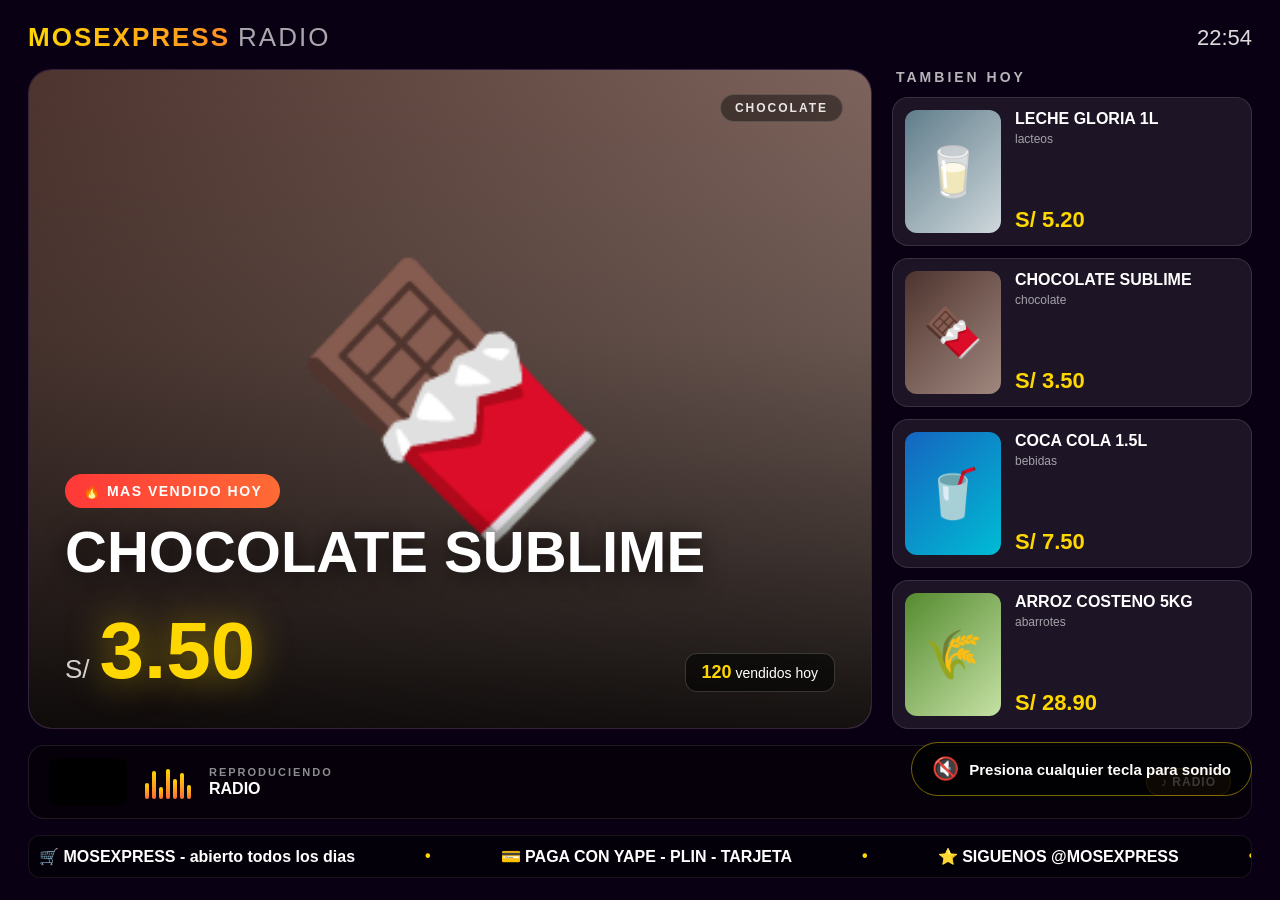
<file: radio.html>
<!DOCTYPE html>
<html lang="es">
<head>
<meta charset="UTF-8">
<meta name="viewport" content="width=device-width, initial-scale=1.0">
<title>MosExpress Radio</title>
<link rel="manifest" href="manifest.json">
<meta name="theme-color" content="#0a0014">
<!--
  MOSEXPRESS RADIO — pantalla publicitaria para SmartTV
  =====================================================
  Versión LIGERA y COMPATIBLE: JS en ES5 + CSS sin features modernos.
  Corre en navegadores viejos (LG webOS 2015, Chromium ~38) sin colgarse.

  - 1 sola llamada al endpoint radio_productos (payload ~40KB, no ~1MB)
  - Sin CSS Grid, sin backdrop-filter, sin filter:blur (orbes con gradiente)
  - Sin async/await, fetch, ?., template literals (todo XMLHttpRequest + ES5)

  URL para la TV: https://[host]/MosExpress/radio.html
  Datos: endpoint radio_productos (catálogo + ventas + config, server-side)
-->
<style>
  * { margin:0; padding:0; box-sizing:border-box; }
  html, body { height:100%; overflow:hidden; color:#fff; background:#0a0014;
    font-family:-apple-system,BlinkMacSystemFont,"Segoe UI",Roboto,Arial,sans-serif; }

  /* ===== FONDO ===== */
  .bg-gradient {
    position:fixed; top:0; right:0; bottom:0; left:0; z-index:-3;
    background:linear-gradient(125deg,#1a0033 0%,#4a0e4e 25%,#c9184a 50%,#ff6b35 75%,#f7c948 100%);
    background-size:400% 400%;
    -webkit-animation:gradientShift 25s ease infinite;
    animation:gradientShift 25s ease infinite;
    opacity:0.5;
  }
  @-webkit-keyframes gradientShift { 0%,100%{background-position:0% 50%} 50%{background-position:100% 50%} }
  @keyframes gradientShift { 0%,100%{background-position:0% 50%} 50%{background-position:100% 50%} }

  /* ORBES — radial-gradient (sin filter:blur, gratis en GPU vieja) */
  .orbs { position:fixed; top:0; right:0; bottom:0; left:0; z-index:-2; overflow:hidden; pointer-events:none; }
  .orb { position:absolute; border-radius:50%; }
  .orb-1 { width:620px; height:620px; top:-15%; left:-12%;
    background:radial-gradient(circle,rgba(255,107,53,0.55) 0%,rgba(255,107,53,0) 70%);
    -webkit-animation:float1 22s ease-in-out infinite; animation:float1 22s ease-in-out infinite; }
  .orb-2 { width:520px; height:520px; bottom:-18%; right:-12%;
    background:radial-gradient(circle,rgba(255,215,0,0.5) 0%,rgba(255,215,0,0) 70%);
    -webkit-animation:float2 28s ease-in-out infinite; animation:float2 28s ease-in-out infinite; }
  .orb-3 { width:560px; height:560px; top:25%; right:15%;
    background:radial-gradient(circle,rgba(201,24,74,0.5) 0%,rgba(201,24,74,0) 70%);
    -webkit-animation:float3 35s ease-in-out infinite; animation:float3 35s ease-in-out infinite; }
  @-webkit-keyframes float1 { 0%,100%{-webkit-transform:translate(0,0)} 50%{-webkit-transform:translate(38vw,28vh)} }
  @keyframes float1 { 0%,100%{transform:translate(0,0)} 50%{transform:translate(38vw,28vh)} }
  @-webkit-keyframes float2 { 0%,100%{-webkit-transform:translate(0,0)} 50%{-webkit-transform:translate(-28vw,-22vh)} }
  @keyframes float2 { 0%,100%{transform:translate(0,0)} 50%{transform:translate(-28vw,-22vh)} }
  @-webkit-keyframes float3 { 0%,100%{-webkit-transform:translate(0,0)} 50%{-webkit-transform:translate(-18vw,30vh)} }
  @keyframes float3 { 0%,100%{transform:translate(0,0)} 50%{transform:translate(-18vw,30vh)} }

  .noise { position:fixed; top:0; right:0; bottom:0; left:0; z-index:-1; pointer-events:none;
    background:radial-gradient(ellipse at center,transparent 0%,rgba(0,0,0,0.6) 100%); }

  /* ===== LOADING ===== */
  .loading-screen {
    position:fixed; top:0; right:0; bottom:0; left:0; z-index:100;
    display:flex; flex-direction:column; align-items:center; justify-content:center;
    -webkit-transition:opacity 0.6s ease; transition:opacity 0.6s ease;
    background:#0a0014;
  }
  .loading-screen.hidden { opacity:0; visibility:hidden; }
  .loading-logo {
    font-size:48px; font-weight:900; letter-spacing:4px; color:#ffd700;
    background:linear-gradient(90deg,#ffd700,#ff6b35);
    -webkit-background-clip:text; background-clip:text; -webkit-text-fill-color:transparent;
    margin-bottom:28px;
  }
  .loading-spinner {
    width:56px; height:56px; border:4px solid rgba(255,255,255,0.12);
    border-top-color:#ffd700; border-radius:50%;
    -webkit-animation:spin 1s linear infinite; animation:spin 1s linear infinite;
    margin-bottom:24px;
  }
  @-webkit-keyframes spin { to{-webkit-transform:rotate(360deg)} }
  @keyframes spin { to{transform:rotate(360deg)} }
  .loading-msg { font-size:16px; opacity:0.7; letter-spacing:2px; }

  /* ===== LAYOUT (flexbox, sin CSS Grid) ===== */
  .stage { display:flex; flex-direction:column; height:100vh; padding:22px 28px; }
  .stage > * { flex-shrink:0; }
  .stage > .hero { -webkit-box-flex:1; flex:1 1 auto; min-height:0; }
  .stage > * + * { margin-top:16px; }

  header { display:flex; justify-content:space-between; align-items:center; }
  .logo {
    font-size:26px; font-weight:900; letter-spacing:2px; color:#ffd700;
    background:linear-gradient(90deg,#ffd700,#ff6b35);
    -webkit-background-clip:text; background-clip:text; -webkit-text-fill-color:transparent;
  }
  .logo span { -webkit-text-fill-color:#fff; color:#fff; opacity:0.65; font-weight:300; margin-left:8px; }
  .clock { font-size:22px; font-weight:300; opacity:0.85; }

  .hero { display:flex; min-height:0; }
  .estrella {
    -webkit-box-flex:1; flex:1 1 auto; min-width:0; position:relative;
    border-radius:24px; overflow:hidden;
    background:rgba(40,10,50,0.55);
    border:1px solid rgba(255,255,255,0.12);
  }
  aside { width:360px; flex-shrink:0; margin-left:20px;
    display:flex; flex-direction:column; min-height:0; }

  /* ESTRELLA */
  .estrella-img {
    position:absolute; top:0; right:0; bottom:0; left:0;
    background-size:cover; background-position:center;
    -webkit-animation:kenburns 22s ease-in-out infinite alternate;
    animation:kenburns 22s ease-in-out infinite alternate;
  }
  .estrella-img:after {
    content:''; position:absolute; top:0; right:0; bottom:0; left:0;
    background:linear-gradient(to top,rgba(0,0,0,0.88) 0%,rgba(0,0,0,0.25) 60%,transparent 100%);
  }
  @-webkit-keyframes kenburns { 0%{-webkit-transform:scale(1.05)} 100%{-webkit-transform:scale(1.22)} }
  @keyframes kenburns { 0%{transform:scale(1.05)} 100%{transform:scale(1.22)} }
  .estrella-img.no-image { -webkit-animation:none; animation:none; }
  .estrella-img.no-image:before {
    content:attr(data-emoji); position:absolute; top:0; right:0; bottom:0; left:0;
    display:flex; align-items:center; justify-content:center;
    font-size:260px; line-height:1; z-index:1;
    -webkit-animation:emojiFloat 6s ease-in-out infinite alternate;
    animation:emojiFloat 6s ease-in-out infinite alternate;
  }
  @-webkit-keyframes emojiFloat { 0%{-webkit-transform:translateY(0)} 100%{-webkit-transform:translateY(-22px)} }
  @keyframes emojiFloat { 0%{transform:translateY(0)} 100%{transform:translateY(-22px)} }
  .cat-watermark {
    position:absolute; right:28px; top:24px; z-index:2;
    background:rgba(0,0,0,0.5); border:1px solid rgba(255,255,255,0.18);
    padding:6px 14px; border-radius:999px;
    font-size:12px; font-weight:700; letter-spacing:2px; text-transform:uppercase; opacity:0.85;
  }
  .estrella-content {
    position:absolute; left:0; right:0; bottom:0; padding:36px; z-index:3;
    display:flex; flex-direction:column;
  }
  .estrella-content > * + * { margin-top:14px; }
  .tag-fire {
    align-self:flex-start;
    background:linear-gradient(90deg,#ff3838,#ff6b35);
    padding:9px 18px; border-radius:999px;
    font-size:14px; font-weight:800; letter-spacing:1.5px;
    -webkit-animation:glow 2.5s ease-in-out infinite alternate;
    animation:glow 2.5s ease-in-out infinite alternate;
  }
  @-webkit-keyframes glow { from{box-shadow:0 0 20px #ff6b35} to{box-shadow:0 0 45px #ffd700} }
  @keyframes glow { from{box-shadow:0 0 20px #ff6b35} to{box-shadow:0 0 45px #ffd700} }
  .estrella-nombre { font-size:58px; font-weight:900; line-height:1.05; text-shadow:0 4px 24px rgba(0,0,0,0.8); }
  .estrella-desc { font-size:17px; opacity:0.85; }
  .estrella-precio { display:flex; align-items:baseline; }
  .estrella-precio > * + * { margin-left:10px; }
  .precio-moneda { font-size:26px; opacity:0.8; }
  .precio-valor { font-size:80px; font-weight:900; line-height:1; color:#ffd700; text-shadow:0 0 36px rgba(255,215,0,0.5); }
  .estrella-pedidos {
    margin-left:auto; background:rgba(0,0,0,0.55);
    border:1px solid rgba(255,255,255,0.18); padding:8px 16px; border-radius:12px; font-size:14px;
  }
  .estrella-pedidos strong { color:#ffd700; font-size:18px; }
  .estrella-content.swap, .estrella-img.swap {
    -webkit-animation:swapOut 0.5s ease forwards; animation:swapOut 0.5s ease forwards;
  }
  @-webkit-keyframes swapOut { 0%{opacity:1;-webkit-transform:scale(1)} 100%{opacity:0;-webkit-transform:scale(1.04)} }
  @keyframes swapOut { 0%{opacity:1;transform:scale(1)} 100%{opacity:0;transform:scale(1.04)} }

  /* ASIDE / CARDS */
  .aside-title { font-size:14px; font-weight:700; letter-spacing:3px; opacity:0.7; padding:0 4px; margin-bottom:12px; }
  .cards { display:flex; flex-direction:column; -webkit-box-flex:1; flex:1 1 auto; min-height:0; }
  .cards > * + * { margin-top:12px; }
  .card {
    -webkit-box-flex:1; flex:1 1 0; min-height:0;
    display:flex; padding:12px;
    background:rgba(255,255,255,0.08);
    border:1px solid rgba(255,255,255,0.12); border-radius:16px;
    overflow:hidden; position:relative;
  }
  .card > * + * { margin-left:14px; }
  .card.slide-in { -webkit-animation:slideIn 0.6s ease both; animation:slideIn 0.6s ease both; }
  .card.slide-out { -webkit-animation:slideOut 0.5s ease both; animation:slideOut 0.5s ease both; }
  @-webkit-keyframes slideIn { from{opacity:0;-webkit-transform:translateX(60px)} to{opacity:1;-webkit-transform:translateX(0)} }
  @keyframes slideIn { from{opacity:0;transform:translateX(60px)} to{opacity:1;transform:translateX(0)} }
  @-webkit-keyframes slideOut { from{opacity:1;-webkit-transform:translateX(0)} to{opacity:0;-webkit-transform:translateX(-60px)} }
  @keyframes slideOut { from{opacity:1;transform:translateX(0)} to{opacity:0;transform:translateX(-60px)} }
  .card-img {
    width:96px; flex-shrink:0; border-radius:12px; overflow:hidden;
    background-size:cover; background-position:center; position:relative;
  }
  .card-img.no-image:before {
    content:attr(data-emoji); position:absolute; top:0; right:0; bottom:0; left:0;
    display:flex; align-items:center; justify-content:center; font-size:48px; line-height:1;
  }
  .card-info { display:flex; flex-direction:column; justify-content:center; -webkit-box-flex:1; flex:1 1 auto; min-width:0; }
  .card-info > * + * { margin-top:4px; }
  .card-nombre { font-size:16px; font-weight:700; white-space:nowrap; overflow:hidden; text-overflow:ellipsis; }
  .card-desc { font-size:12px; opacity:0.6; }
  .card-precio { font-size:22px; font-weight:900; color:#ffd700; margin-top:auto; }

  /* PLAYER */
  .player-bar {
    display:flex; align-items:center;
    background:rgba(0,0,0,0.5); border:1px solid rgba(255,255,255,0.1);
    border-radius:16px; padding:12px 20px;
  }
  .player-bar > * + * { margin-left:18px; }
  .yt-frame-wrap { width:78px; height:48px; border-radius:9px; overflow:hidden;
    flex-shrink:0; background:#000; }
  .yt-frame-wrap iframe { width:100%; height:100%; border:0; }
  .visualizer { display:flex; align-items:flex-end; height:34px; }
  .visualizer > * + * { margin-left:3px; }
  .bar { width:4px; background:linear-gradient(to top,#ff6b35,#ffd700); border-radius:2px;
    -webkit-animation:bounce 0.6s ease-in-out infinite alternate; animation:bounce 0.6s ease-in-out infinite alternate; }
  .bar:nth-child(1){-webkit-animation-delay:0s;animation-delay:0s;height:16px}
  .bar:nth-child(2){-webkit-animation-delay:0.1s;animation-delay:0.1s;height:28px}
  .bar:nth-child(3){-webkit-animation-delay:0.2s;animation-delay:0.2s;height:12px}
  .bar:nth-child(4){-webkit-animation-delay:0.15s;animation-delay:0.15s;height:30px}
  .bar:nth-child(5){-webkit-animation-delay:0.05s;animation-delay:0.05s;height:20px}
  .bar:nth-child(6){-webkit-animation-delay:0.25s;animation-delay:0.25s;height:26px}
  .bar:nth-child(7){-webkit-animation-delay:0.1s;animation-delay:0.1s;height:14px}
  @-webkit-keyframes bounce { from{-webkit-transform:scaleY(0.3)} to{-webkit-transform:scaleY(1)} }
  @keyframes bounce { from{transform:scaleY(0.3)} to{transform:scaleY(1)} }
  .now-playing { display:flex; flex-direction:column; -webkit-box-flex:1; flex:1 1 auto; min-width:0; }
  .now-playing > * + * { margin-top:2px; }
  .np-label { font-size:11px; letter-spacing:2px; opacity:0.55; font-weight:700; }
  .np-title { font-size:16px; font-weight:600; white-space:nowrap; overflow:hidden; text-overflow:ellipsis; }
  .playlist-tag {
    background:rgba(255,150,50,0.25); border:1px solid rgba(255,215,0,0.4);
    padding:6px 14px; border-radius:999px; font-size:12px; font-weight:700; letter-spacing:1px;
  }

  /* TICKER */
  .ticker {
    background:rgba(0,0,0,0.55); border:1px solid rgba(255,255,255,0.08);
    border-radius:12px; overflow:hidden; position:relative; padding:11px 0;
  }
  .ticker-track { display:flex; white-space:nowrap;
    -webkit-animation:tickerScroll 45s linear infinite; animation:tickerScroll 45s linear infinite; }
  .ticker-track > * + * { margin-left:50px; }
  .ticker-item { font-size:16px; font-weight:600; display:inline-block; padding:0 10px; }
  .ticker-item.dot { color:#ffd700; }
  @-webkit-keyframes tickerScroll { from{-webkit-transform:translateX(0)} to{-webkit-transform:translateX(-50%)} }
  @keyframes tickerScroll { from{transform:translateX(0)} to{transform:translateX(-50%)} }

  /* PARTICLES — pocas y livianas */
  .particles { position:fixed; top:0; right:0; bottom:0; left:0; pointer-events:none; z-index:0; }
  .particle { position:absolute; width:4px; height:4px; background:#ffd700; border-radius:50%;
    opacity:0; -webkit-animation:particleRise 12s linear infinite; animation:particleRise 12s linear infinite; }
  @-webkit-keyframes particleRise {
    0%{-webkit-transform:translateY(100vh);opacity:0} 12%{opacity:0.7} 88%{opacity:0.5} 100%{-webkit-transform:translateY(-10vh);opacity:0} }
  @keyframes particleRise {
    0%{transform:translateY(100vh);opacity:0} 12%{opacity:0.7} 88%{opacity:0.5} 100%{transform:translateY(-10vh);opacity:0} }

  /* AUDIO CHIP */
  .audio-chip {
    position:fixed; bottom:104px; right:28px; z-index:50;
    background:rgba(0,0,0,0.78); border:1px solid rgba(255,215,0,0.45);
    padding:13px 20px; border-radius:999px;
    font-size:15px; font-weight:700;
    display:flex; align-items:center; pointer-events:none;
    -webkit-transition:opacity 0.5s ease; transition:opacity 0.5s ease;
  }
  .audio-chip > * + * { margin-left:10px; }
  .audio-chip.hidden { opacity:0; }
  .audio-chip .icon { font-size:22px; }

  /* UPDATE OVERLAY */
  .update-overlay {
    position:fixed; top:0; right:0; bottom:0; left:0; z-index:200;
    background:rgba(10,0,20,0.94);
    display:flex; align-items:center; justify-content:center;
    opacity:0; visibility:hidden;
    -webkit-transition:opacity 0.6s ease; transition:opacity 0.6s ease;
  }
  .update-overlay.show { opacity:1; visibility:visible; }
  .update-box {
    background:rgba(255,255,255,0.08); border:1px solid rgba(255,215,0,0.4);
    padding:50px 80px; border-radius:28px; text-align:center; max-width:560px;
  }
  .update-icon { font-size:72px; line-height:1; margin-bottom:18px; display:inline-block;
    -webkit-animation:spin 3s linear infinite; animation:spin 3s linear infinite; }
  .update-box h2 { font-size:32px; font-weight:900; color:#ffd700; margin-bottom:8px; }
  .update-box .ver { font-size:17px; opacity:0.85; margin-bottom:24px; }
  .update-box .ver strong { color:#ffd700; }
  .update-bar { width:100%; height:8px; background:rgba(255,255,255,0.12); border-radius:4px; overflow:hidden; }
  .update-bar-fill { height:100%; width:0; background:linear-gradient(90deg,#ff6b35,#ffd700);
    -webkit-animation:updateBar 3.2s ease forwards; animation:updateBar 3.2s ease forwards; }
  @-webkit-keyframes updateBar { from{width:0} to{width:100%} }
  @keyframes updateBar { from{width:0} to{width:100%} }
  .update-msg { margin-top:14px; font-size:14px; opacity:0.6; letter-spacing:1.5px; }
</style>
</head>
<body>

<div class="bg-gradient"></div>
<div class="orbs">
  <div class="orb orb-1"></div>
  <div class="orb orb-2"></div>
  <div class="orb orb-3"></div>
</div>
<div class="noise"></div>
<div class="particles" id="particles"></div>

<div class="loading-screen" id="loadingScreen">
  <div class="loading-logo">MOSEXPRESS</div>
  <div class="loading-spinner"></div>
  <div class="loading-msg" id="loadingMsg">Cargando...</div>
</div>

<div class="stage">
  <header>
    <div class="logo">MOSEXPRESS<span>RADIO</span></div>
    <div class="clock" id="clock">--:--</div>
  </header>

  <div class="hero">
    <div class="estrella">
      <div class="estrella-img" id="estrellaImg"></div>
      <div class="estrella-content" id="estrellaContent">
        <span class="tag-fire">&#128293; MAS VENDIDO HOY</span>
        <h1 class="estrella-nombre" id="estrellaNombre">&mdash;</h1>
        <div class="estrella-desc" id="estrellaDesc"></div>
        <div class="estrella-precio">
          <span class="precio-moneda">S/</span>
          <span class="precio-valor" id="estrellaPrecio">0.00</span>
          <div class="estrella-pedidos"><strong id="estrellaPedidos">0</strong> vendidos hoy</div>
        </div>
      </div>
    </div>
    <aside>
      <div class="aside-title">TAMBIEN HOY</div>
      <div class="cards" id="cards"></div>
    </aside>
  </div>

  <div class="player-bar">
    <div class="yt-frame-wrap">
      <iframe id="ytplayer" src="" allow="autoplay; encrypted-media" frameborder="0"></iframe>
    </div>
    <div class="visualizer">
      <div class="bar"></div><div class="bar"></div><div class="bar"></div><div class="bar"></div>
      <div class="bar"></div><div class="bar"></div><div class="bar"></div>
    </div>
    <div class="now-playing">
      <div class="np-label">REPRODUCIENDO</div>
      <div class="np-title" id="npTitle">MosExpress Radio</div>
    </div>
    <div class="playlist-tag" id="playlistTag">&mdash;</div>
  </div>

  <div class="ticker">
    <div class="ticker-track" id="tickerTrack"></div>
  </div>
</div>

<div class="audio-chip" id="audioChip">
  <span class="icon">&#128263;</span>
  <span>Presiona cualquier tecla para sonido</span>
</div>

<div class="update-overlay" id="updateOverlay">
  <div class="update-box">
    <div class="update-icon">&#128640;</div>
    <h2>NUEVA VERSION DISPONIBLE</h2>
    <div class="ver">Actualizando a <strong id="updateVer">--</strong></div>
    <div class="update-bar"><div class="update-bar-fill"></div></div>
    <div class="update-msg">Recargando automaticamente...</div>
  </div>
</div>

<script>
/* ===================================================================
   MOSEXPRESS RADIO — JS en ES5 puro (compatible navegadores 2014+)
   Sin async/await, fetch, arrow functions, template literals, ?.
   =================================================================== */
(function () {
  'use strict';

  // [CERO-GAS 2026-07-19 · SQL 536] Endpoint 100% Supabase: RPC public.radio_productos()
  // (wrapper de me.radio_productos: canónicos V4 + me.radio_ventas + tabla me.radio_config).
  // GET con apikey anon en query — sin headers, compatible con el xhrGet ES5 de SmartTV.
  var SB_ANON = 'eyJhbGciOiJIUzI1NiIsInR5cCI6IkpXVCJ9.eyJpc3MiOiJzdXBhYmFzZSIsInJlZiI6InJ6YnpkZWlwYnRxa3pqcWRjaHFrIiwicm9sZSI6ImFub24iLCJpYXQiOjE3ODA4NzYwMDQsImV4cCI6MjA5NjQ1MjAwNH0.MAlSdz_ugGUZoaU5st6dA_gb_x_IiUL0TXxH176kY9k';
  var API_URL = 'https://rzbzdeipbtqkzjqdchqk.supabase.co/rest/v1/rpc/radio_productos?apikey=' + SB_ANON;

  /* ===== Categorías: gradiente + emoji para productos sin foto ===== */
  var CATEGORIAS = {
    bebidas:    { g:'linear-gradient(135deg,#1565c0,#00bcd4)', e:'🥤' },
    cerveza:    { g:'linear-gradient(135deg,#f57c00,#ffc107)', e:'🍺' },
    snacks:     { g:'linear-gradient(135deg,#d84315,#ff8a65)', e:'🥨' },
    chocolate:  { g:'linear-gradient(135deg,#4e342e,#a1887f)', e:'🍫' },
    golosinas:  { g:'linear-gradient(135deg,#c2185b,#f48fb1)', e:'🍬' },
    lacteos:    { g:'linear-gradient(135deg,#607d8b,#cfd8dc)', e:'🥛' },
    panaderia:  { g:'linear-gradient(135deg,#bf6b00,#ffb74d)', e:'🥖' },
    abarrotes:  { g:'linear-gradient(135deg,#558b2f,#c5e1a5)', e:'🌾' },
    especerias: { g:'linear-gradient(135deg,#a1530d,#d4a76a)', e:'🧂' },
    salsas:     { g:'linear-gradient(135deg,#b71c1c,#ef5350)', e:'🥫' },
    aderezos:   { g:'linear-gradient(135deg,#2e7d32,#81c784)', e:'🫒' },
    conservas:  { g:'linear-gradient(135deg,#6d4c41,#bcaaa4)', e:'🥫' },
    limpieza:   { g:'linear-gradient(135deg,#0277bd,#4fc3f7)', e:'🧼' },
    higiene:    { g:'linear-gradient(135deg,#00838f,#80deea)', e:'🧻' },
    agua:       { g:'linear-gradient(135deg,#006064,#4dd0e1)', e:'💧' },
    cigarros:   { g:'linear-gradient(135deg,#424242,#757575)', e:'🚬' },
    helados:    { g:'linear-gradient(135deg,#1e88e5,#b3e5fc)', e:'🍦' },
    galletas:   { g:'linear-gradient(135deg,#ef6c00,#ffcc80)', e:'🍪' },
    def:        { g:'linear-gradient(135deg,#455a64,#90a4ae)', e:'🛒' }
  };
  function catOf(k) { return CATEGORIAS[k] || CATEGORIAS.def; }

  /* ===== Estado ===== */
  var PRODUCTOS = [];
  var PLAYLISTS = [];
  var TICKER    = [];
  var DESTACADOS = [];
  var CONFIG = { rotarEstrellaSeg: 12, rotarCardsSeg: 7 };

  /* ===== XHR helper (en vez de fetch) ===== */
  function xhrGet(url, onOk, onErr) {
    var x = new XMLHttpRequest();
    x.open('GET', url, true);
    try { x.timeout = 30000; } catch (e) {}
    x.onreadystatechange = function () {
      if (x.readyState !== 4) return;
      if (x.status >= 200 && x.status < 300) {
        var data = null;
        try { data = JSON.parse(x.responseText); } catch (e) { data = null; }
        if (data) { onOk(data); } else if (onErr) { onErr('parse'); }
      } else if (onErr) { onErr(x.status); }
    };
    x.ontimeout = function () { if (onErr) onErr('timeout'); };
    x.onerror   = function () { if (onErr) onErr('neterror'); };
    x.send();
  }

  /* ===== Carga de datos: 1 sola llamada al endpoint liviano ===== */
  function cargarData() {
    setLoadingMsg('Conectando con MosExpress...');
    xhrGet(API_URL, function (res) {
      PRODUCTOS  = res.productos  || [];
      PLAYLISTS  = res.playlists  || [];
      TICKER     = res.ticker     || [];
      DESTACADOS = res.destacados || [];
      if (res.config) CONFIG = res.config;
      if (!PRODUCTOS.length) PRODUCTOS = mockProductos();
      if (!TICKER.length)    TICKER = mockTicker();
      if (!PLAYLISTS.length) PLAYLISTS = mockPlaylists();
      arrancar();
    }, function (err) {
      // Falló la red: arrancamos igual con datos de muestra (la TV nunca queda en blanco)
      if (window.console) console.warn('[RADIO] fetch fallo:', err);
      PRODUCTOS = mockProductos();
      TICKER    = mockTicker();
      PLAYLISTS = mockPlaylists();
      arrancar();
    });
  }

  /* ===== Recarga periódica de datos (sin reconstruir intervalos) ===== */
  function refrescarData() {
    xhrGet(API_URL, function (res) {
      if (res.productos && res.productos.length) PRODUCTOS = res.productos;
      if (res.playlists && res.playlists.length) PLAYLISTS = res.playlists;
      if (res.ticker && res.ticker.length) { TICKER = res.ticker; renderTicker(); }
      if (res.destacados) DESTACADOS = res.destacados;
      if (res.config) CONFIG = res.config;
    }, function () {});
  }

  /* ===== Datos de muestra (fallback si no hay red) ===== */
  function mockProductos() {
    return [
      { sku:'M1', nombre:'COCA COLA 1.5L',     precio:7.50,  vendidos:92,  categoria:'bebidas',   img:'' },
      { sku:'M2', nombre:'CERVEZA PILSEN 6PK',  precio:24.90, vendidos:48,  categoria:'cerveza',   img:'' },
      { sku:'M3', nombre:'CHOCOLATE SUBLIME',   precio:3.50,  vendidos:120, categoria:'chocolate', img:'' },
      { sku:'M4', nombre:'ARROZ COSTENO 5KG',   precio:28.90, vendidos:65,  categoria:'abarrotes', img:'' },
      { sku:'M5', nombre:'ACEITE PRIMOR 1L',    precio:12.50, vendidos:70,  categoria:'aderezos',  img:'' },
      { sku:'M6', nombre:'LECHE GLORIA 1L',     precio:5.20,  vendidos:55,  categoria:'lacteos',   img:'' },
      { sku:'M7', nombre:'PAN FRANCES x10',     precio:3.00,  vendidos:88,  categoria:'panaderia', img:'' }
    ];
  }
  function mockTicker() {
    return ['🛒 MOSEXPRESS - abierto todos los dias',
            '💳 PAGA CON YAPE - PLIN - TARJETA',
            '⭐ SIGUENOS @MOSEXPRESS'];
  }
  function mockPlaylists() {
    return [{ rango:[0,24], videoId:'jfKfPfyJRdk', nombre:'RADIO' }];
  }

  /* ===== Producto estrella ===== */
  var estrellaIdx = 0;
  function obtenerEstrellas() {
    if (!PRODUCTOS.length) return [];
    var i, p;
    // Destacados manuales primero
    if (DESTACADOS.length) {
      var destSet = {};
      for (i = 0; i < DESTACADOS.length; i++) destSet[DESTACADOS[i].sku] = true;
      var orden = [];
      for (i = 0; i < DESTACADOS.length; i++) {
        for (var j = 0; j < PRODUCTOS.length; j++) {
          if (PRODUCTOS[j].sku === DESTACADOS[i].sku) { orden.push(PRODUCTOS[j]); break; }
        }
      }
      var resto = [];
      for (i = 0; i < PRODUCTOS.length; i++) {
        p = PRODUCTOS[i];
        if (!destSet[p.sku] && p.vendidos > 0) resto.push(p);
      }
      resto.sort(function (a, b) { return b.vendidos - a.vendidos; });
      return orden.concat(resto.slice(0, 5)).slice(0, 6);
    }
    // Fallback: top vendidos. El endpoint ya los manda ordenados por vendidos.
    var copia = PRODUCTOS.slice();
    copia.sort(function (a, b) { return b.vendidos - a.vendidos; });
    var hayVendidos = false;
    for (i = 0; i < copia.length; i++) { if (copia[i].vendidos > 0) { hayVendidos = true; break; } }
    return hayVendidos ? copia.slice(0, 6) : copia.slice(0, 6);
  }

  function renderEstrella(prod) {
    if (!prod) return;
    var img = document.getElementById('estrellaImg');
    var content = document.getElementById('estrellaContent');
    img.className = img.className + ' swap';
    content.className = content.className + ' swap';
    setTimeout(function () {
      try {
        var c = catOf(prod.categoria);
        if (prod.img) {
          img.className = 'estrella-img';
          img.style.backgroundImage = "url('" + prod.img + "')";
          img.removeAttribute('data-emoji');
          var oldWm = img.querySelector('.cat-watermark');
          if (oldWm) oldWm.parentNode.removeChild(oldWm);
        } else {
          img.className = 'estrella-img no-image';
          img.style.backgroundImage = c.g;
          img.setAttribute('data-emoji', c.e);
          var wm = img.querySelector('.cat-watermark');
          if (!wm) {
            wm = document.createElement('div');
            wm.className = 'cat-watermark';
            img.appendChild(wm);
          }
          wm.innerHTML = textoSeguro(prod.categoria || 'producto');
        }
        document.getElementById('estrellaNombre').innerHTML = textoSeguro(prod.nombre);
        document.getElementById('estrellaDesc').innerHTML = textoSeguro(prod.desc || '');
        document.getElementById('estrellaPrecio').innerHTML = (Number(prod.precio) || 0).toFixed(2);
        document.getElementById('estrellaPedidos').innerHTML = String(prod.vendidos || 0);
      } catch (e) {
        if (window.console) console.error('[RADIO] renderEstrella:', e);
      }
      img.className = img.className.replace(' swap', '');
      content.className = content.className.replace(' swap', '');
    }, 520);
  }

  function rotarEstrella() {
    if (!PRODUCTOS.length) return;
    var lista = obtenerEstrellas();
    if (!lista.length) return;
    estrellaIdx = (estrellaIdx + 1) % lista.length;
    renderEstrella(lista[estrellaIdx]);
  }

  /* ===== Cards laterales ===== */
  var cardsPool = [];
  function renderCards() {
    var estrellas = obtenerEstrellas();
    var ids = {};
    var i;
    for (i = 0; i < estrellas.length; i++) ids[estrellas[i].sku] = true;
    cardsPool = [];
    for (i = 0; i < PRODUCTOS.length; i++) {
      if (!ids[PRODUCTOS[i].sku]) cardsPool.push(PRODUCTOS[i]);
    }
    if (cardsPool.length < 4) cardsPool = PRODUCTOS.slice();
    shuffle(cardsPool);
    var ct = document.getElementById('cards');
    ct.innerHTML = '';
    for (i = 0; i < Math.min(4, cardsPool.length); i++) {
      ct.appendChild(buildCard(cardsPool[i]));
    }
  }
  function shuffle(arr) {
    for (var i = arr.length - 1; i > 0; i--) {
      var j = Math.floor(Math.random() * (i + 1));
      var t = arr[i]; arr[i] = arr[j]; arr[j] = t;
    }
  }
  function buildCard(prod) {
    var c = catOf(prod.categoria);
    var el = document.createElement('div');
    el.className = 'card slide-in';
    var imgHtml;
    if (prod.img) {
      imgHtml = '<div class="card-img" style="background-image:url(\'' + prod.img + '\')"></div>';
    } else {
      imgHtml = '<div class="card-img no-image" data-emoji="' + c.e + '" style="background:' + c.g + '"></div>';
    }
    el.innerHTML = imgHtml +
      '<div class="card-info">' +
        '<div class="card-nombre">' + textoSeguro(prod.nombre) + '</div>' +
        '<div class="card-desc">' + textoSeguro(prod.categoria || '') + '</div>' +
        '<div class="card-precio">S/ ' + (Number(prod.precio) || 0).toFixed(2) + '</div>' +
      '</div>';
    return el;
  }
  function rotarCards() {
    var ct = document.getElementById('cards');
    var first = ct.firstChild;
    if (!first || cardsPool.length < 5) { renderCards(); return; }
    first.className = 'card slide-out';
    setTimeout(function () {
      if (first.parentNode) first.parentNode.removeChild(first);
      var moved = cardsPool.shift();
      cardsPool.push(moved);
      var nuevo = cardsPool[3] || cardsPool[cardsPool.length - 1];
      ct.appendChild(buildCard(nuevo));
    }, 480);
  }

  /* ===== Reloj ===== */
  function tickClock() {
    var d = new Date();
    var h = d.getHours(), m = d.getMinutes();
    var hh = (h < 10 ? '0' : '') + h;
    var mm = (m < 10 ? '0' : '') + m;
    document.getElementById('clock').innerHTML = hh + ':' + mm;
  }

  /* ===== Playlist por horario + reproductor YouTube ===== */
  var playerCurrentVideo = null;
  var audioUnlocked = false;
  function getPlaylistByHour() {
    var h = new Date().getHours();
    for (var i = 0; i < PLAYLISTS.length; i++) {
      var pl = PLAYLISTS[i];
      if (pl.rango && h >= pl.rango[0] && h < pl.rango[1]) return pl;
    }
    return PLAYLISTS[0] || null;
  }
  function mountYTPlayer() {
    var pl = getPlaylistByHour();
    if (!pl || pl.videoId === playerCurrentVideo) return;
    playerCurrentVideo = pl.videoId;
    var mute = audioUnlocked ? 0 : 1;
    document.getElementById('ytplayer').src =
      'https://www.youtube.com/embed/' + pl.videoId +
      '?autoplay=1&controls=0&list=RD' + pl.videoId +
      '&modestbranding=1&mute=' + mute + '&enablejsapi=1';
    document.getElementById('playlistTag').innerHTML = '♪ ' + textoSeguro(pl.nombre || '');
    document.getElementById('npTitle').innerHTML = textoSeguro(pl.nombre || 'MosExpress Radio');
  }
  function ytCmd(func, args) {
    var iframe = document.getElementById('ytplayer');
    if (!iframe || !iframe.contentWindow) return;
    try {
      iframe.contentWindow.postMessage(
        JSON.stringify({ event: 'command', func: func, args: args || [] }), '*');
    } catch (e) {}
  }
  function unlockAudio() {
    if (audioUnlocked) return;
    audioUnlocked = true;
    ytCmd('unMute');
    ytCmd('setVolume', [80]);
    ytCmd('playVideo');
    var chip = document.getElementById('audioChip');
    chip.className = chip.className + ' hidden';
  }

  /* ===== Ticker ===== */
  function renderTicker() {
    var items = TICKER.concat(TICKER);
    var html = '';
    for (var i = 0; i < items.length; i++) {
      if (i > 0) html += '<span class="ticker-item dot">&bull;</span>';
      html += '<span class="ticker-item">' + textoSeguro(items[i]) + '</span>';
    }
    document.getElementById('tickerTrack').innerHTML = html;
  }

  /* ===== Partículas (pocas, livianas) ===== */
  function spawnParticles() {
    var ct = document.getElementById('particles');
    for (var i = 0; i < 12; i++) {
      var p = document.createElement('div');
      p.className = 'particle';
      p.style.left = (Math.random() * 100) + 'vw';
      p.style.webkitAnimationDelay = (Math.random() * 12) + 's';
      p.style.animationDelay = (Math.random() * 12) + 's';
      ct.appendChild(p);
    }
  }

  /* ===== Loading ===== */
  function setLoadingMsg(msg) { document.getElementById('loadingMsg').innerHTML = msg; }
  function hideLoading() {
    setTimeout(function () {
      var ls = document.getElementById('loadingScreen');
      ls.className = ls.className + ' hidden';
    }, 300);
  }

  /* ===== Auto-update: detecta nueva versión y recarga con efecto ===== */
  var initialVersion = null;
  var updating = false;
  function checkForUpdate() {
    xhrGet('version.json?t=' + (new Date().getTime()), function (v) {
      if (initialVersion === null) { initialVersion = v.version; return; }
      if (v.version !== initialVersion && !updating) triggerUpdate(v.version);
    }, function () {});
  }
  function triggerUpdate(newVer) {
    updating = true;
    document.getElementById('updateVer').innerHTML = textoSeguro(newVer);
    var ov = document.getElementById('updateOverlay');
    ov.className = ov.className + ' show';
    setTimeout(function () {
      try {
        if (window.caches && caches.keys) {
          caches.keys().then(function (keys) {
            for (var i = 0; i < keys.length; i++) {
              if (keys[i].indexOf('mosexpress') === 0) caches.delete(keys[i]);
            }
          });
        }
      } catch (e) {}
      window.location.href = window.location.pathname + '?v=' + (new Date().getTime());
    }, 3300);
  }

  /* ===== Util: escapar texto para innerHTML ===== */
  function textoSeguro(s) {
    s = String(s == null ? '' : s);
    return s.replace(/&/g, '&amp;').replace(/</g, '&lt;').replace(/>/g, '&gt;');
  }

  /* ===== Arranque del render + intervalos ===== */
  function arrancar() {
    setLoadingMsg('Listo!');
    renderTicker();
    renderCards();
    var est = obtenerEstrellas();
    if (est.length) renderEstrella(est[0]);
    mountYTPlayer();
    hideLoading();

    setInterval(rotarEstrella, (CONFIG.rotarEstrellaSeg || 12) * 1000);
    setInterval(rotarCards,    (CONFIG.rotarCardsSeg    || 7)  * 1000);
    setInterval(mountYTPlayer, 60000);
    setInterval(refrescarData, 5 * 60 * 1000);
  }

  /* ===== Init ===== */
  function init() {
    spawnParticles();
    tickClock();
    setInterval(tickClock, 1000);

    // Cualquier interacción (tecla del control remoto, click, touch) activa el audio
    var evs = ['click', 'touchstart', 'keydown', 'mousedown'];
    for (var i = 0; i < evs.length; i++) {
      document.addEventListener(evs[i], unlockAudio, false);
    }

    cargarData();

    // Chequeo de versión: a los 30s y luego cada 90s
    setTimeout(checkForUpdate, 30000);
    setInterval(checkForUpdate, 90000);

    // Service Worker (si el navegador lo soporta; los viejos lo ignoran)
    if ('serviceWorker' in navigator) {
      try { navigator.serviceWorker.register('sw.js'); } catch (e) {}
    }
  }

  if (document.readyState === 'loading') {
    document.addEventListener('DOMContentLoaded', init, false);
  } else {
    init();
  }
})();
</script>
</body>
</html>
</file>
